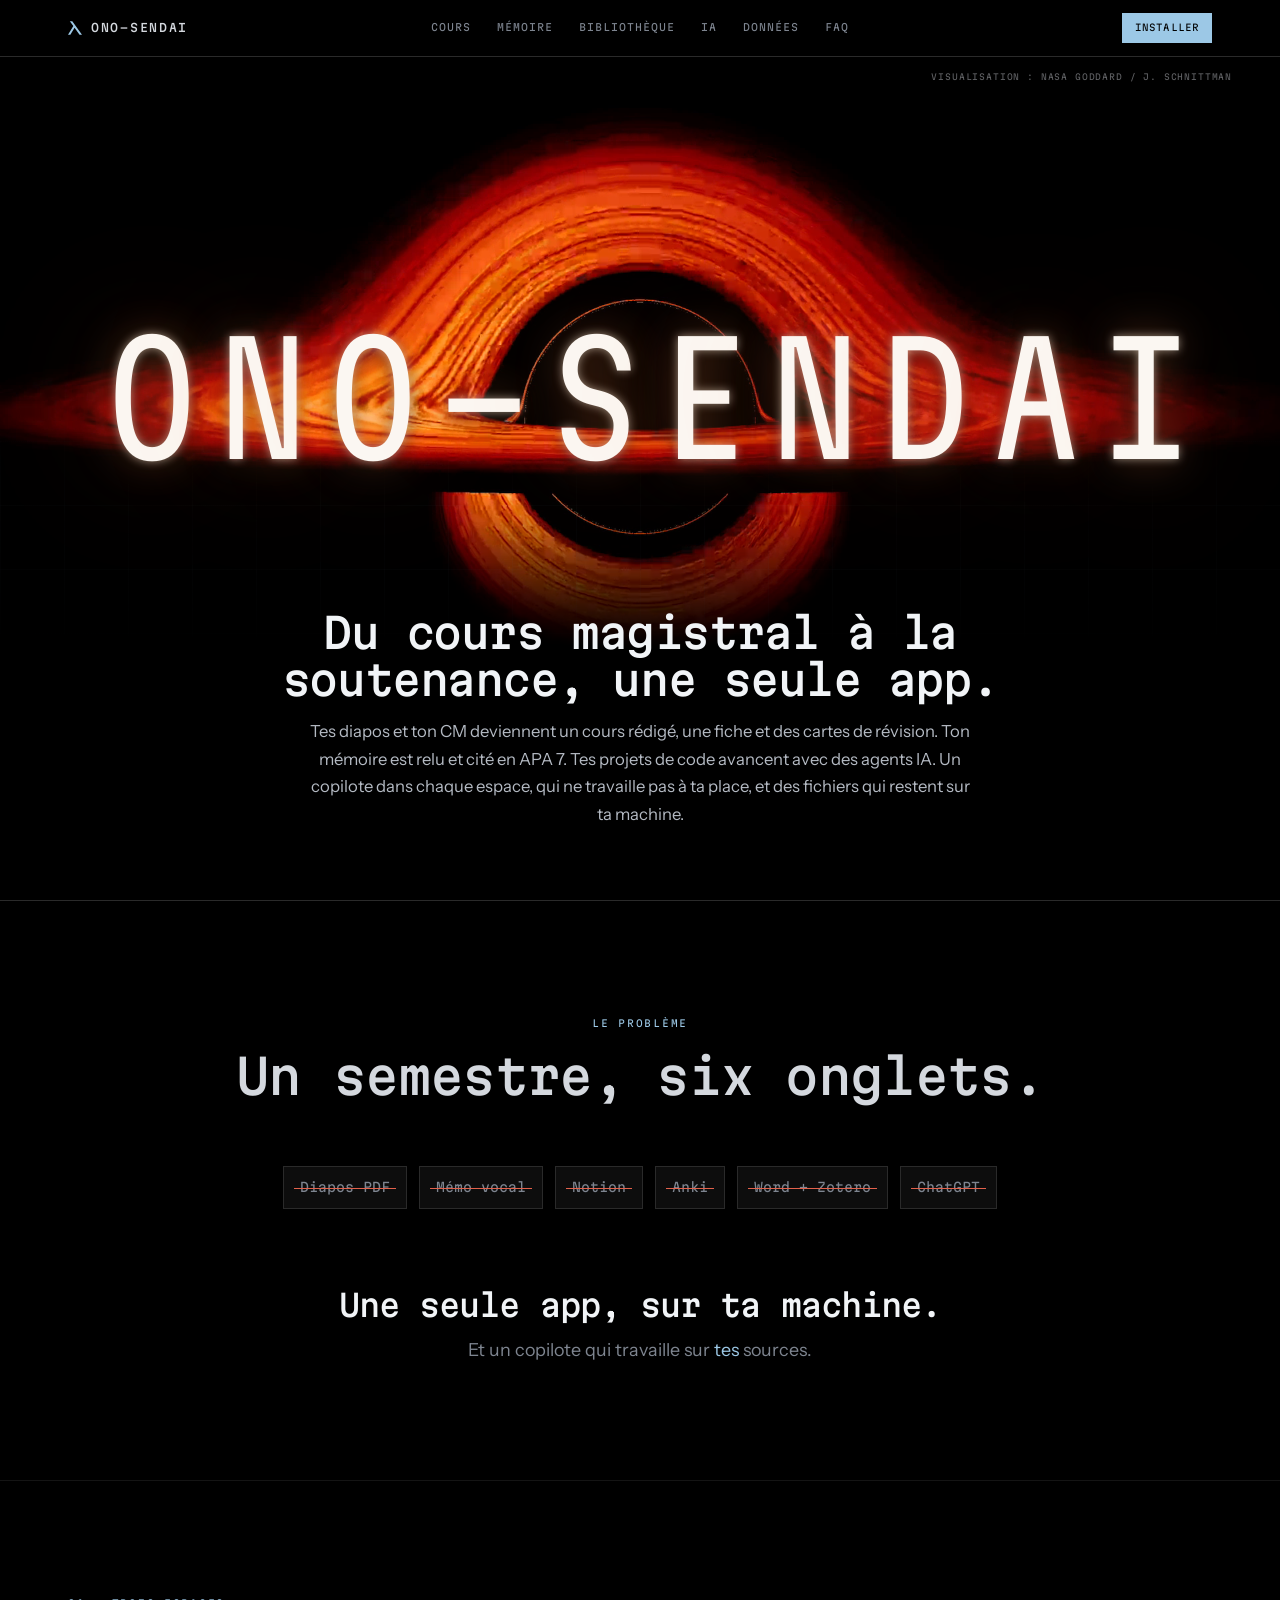
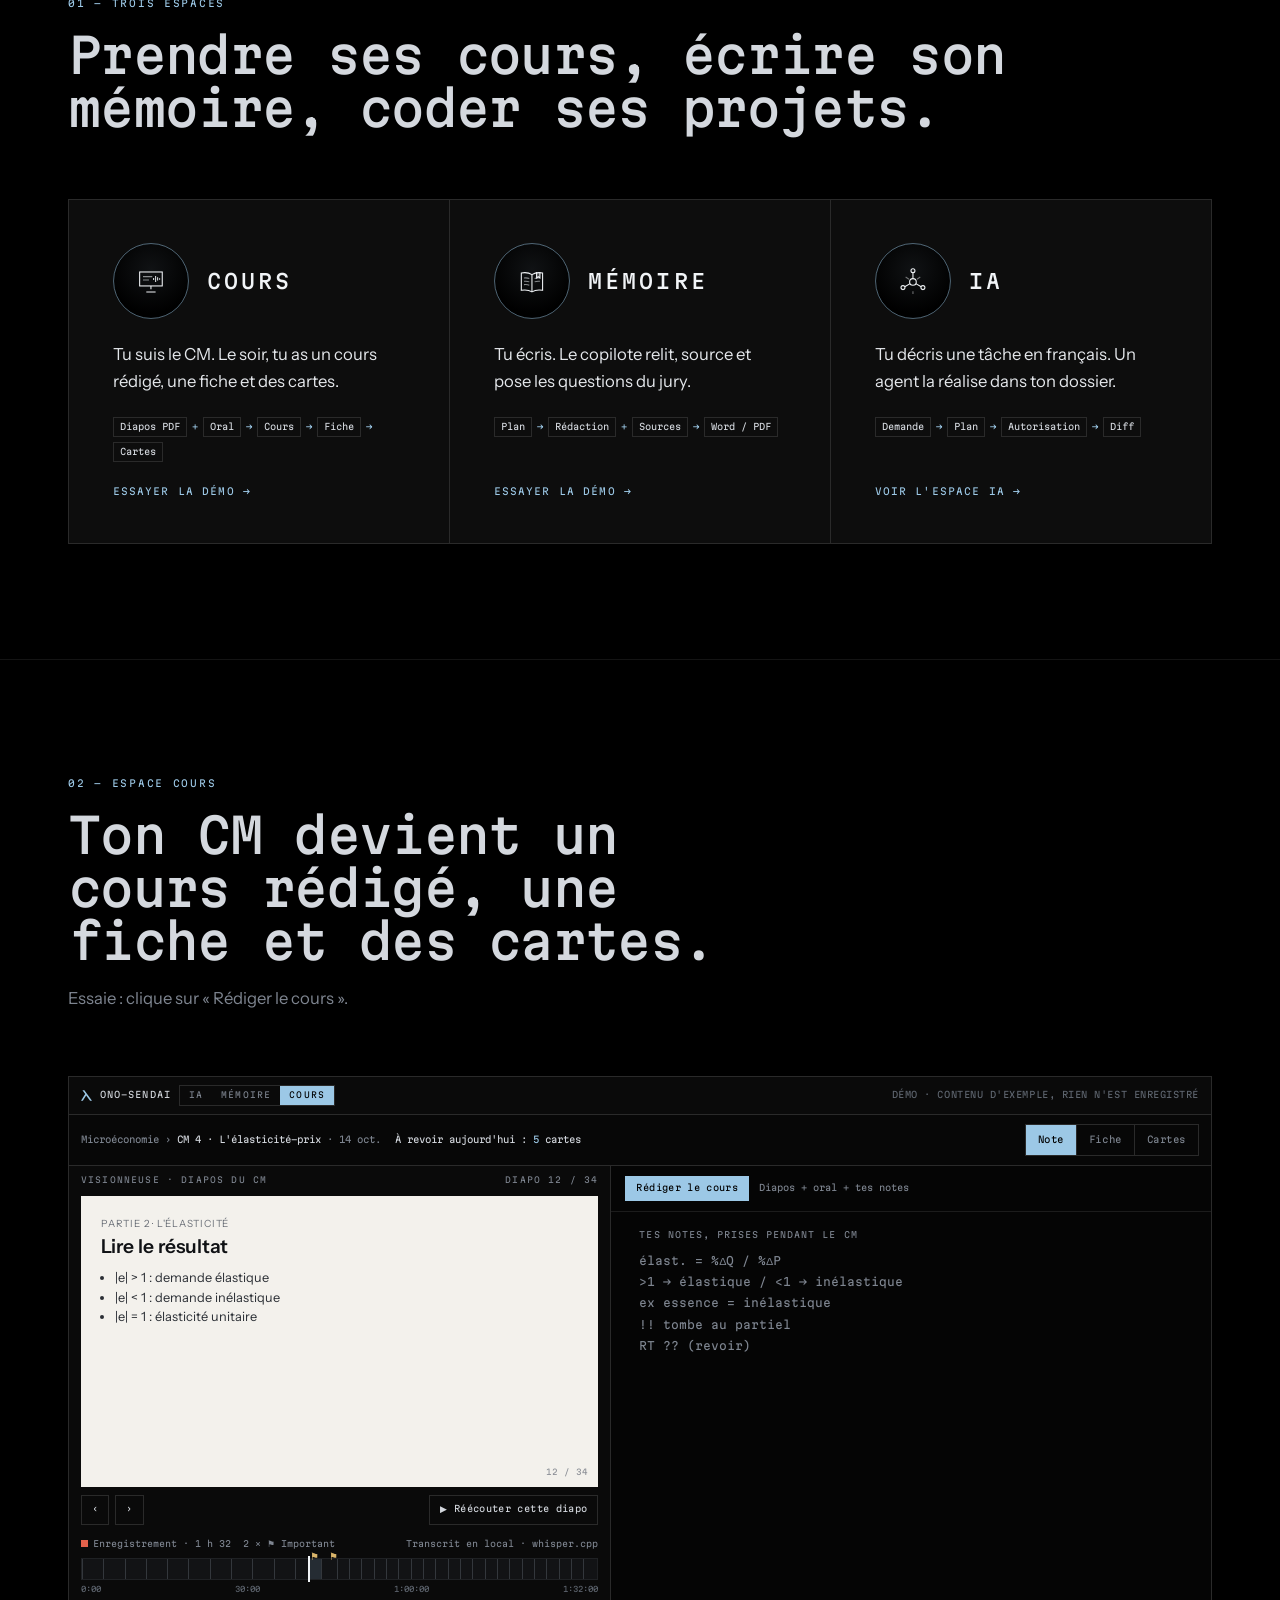
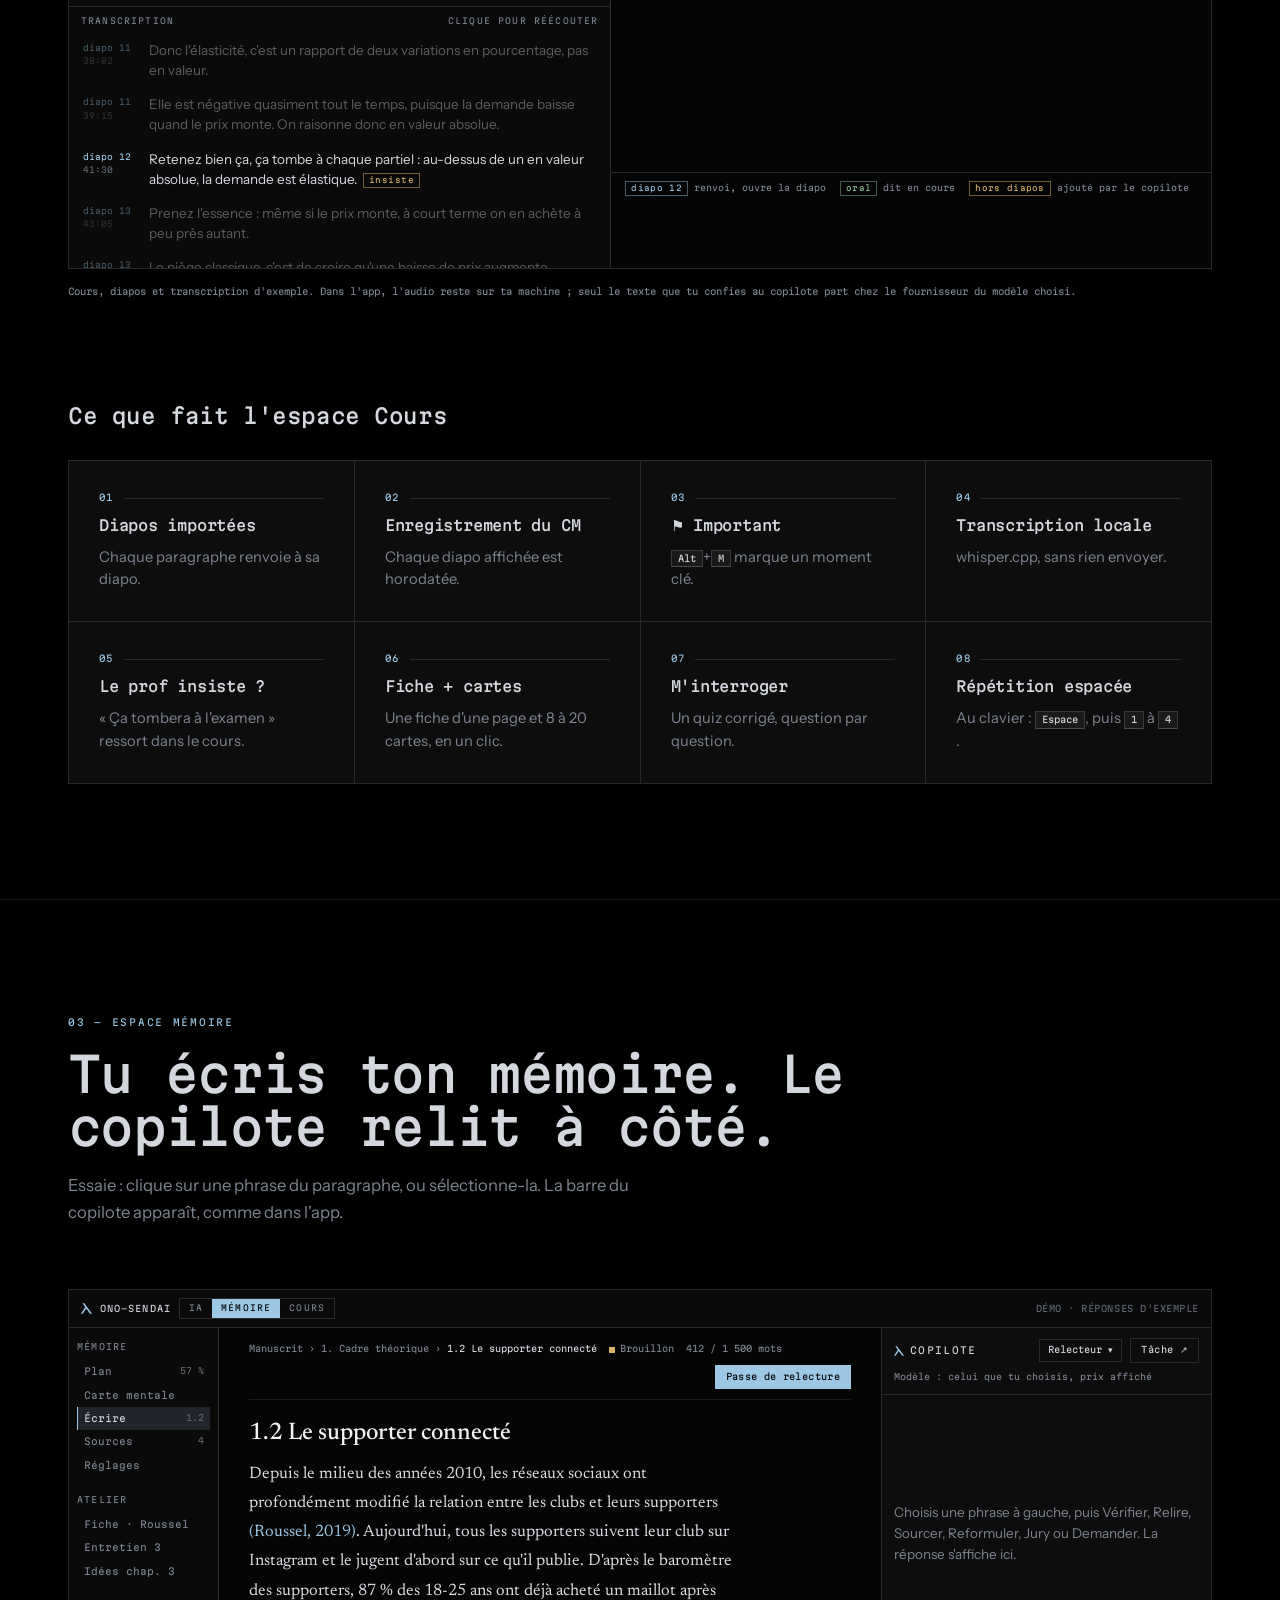
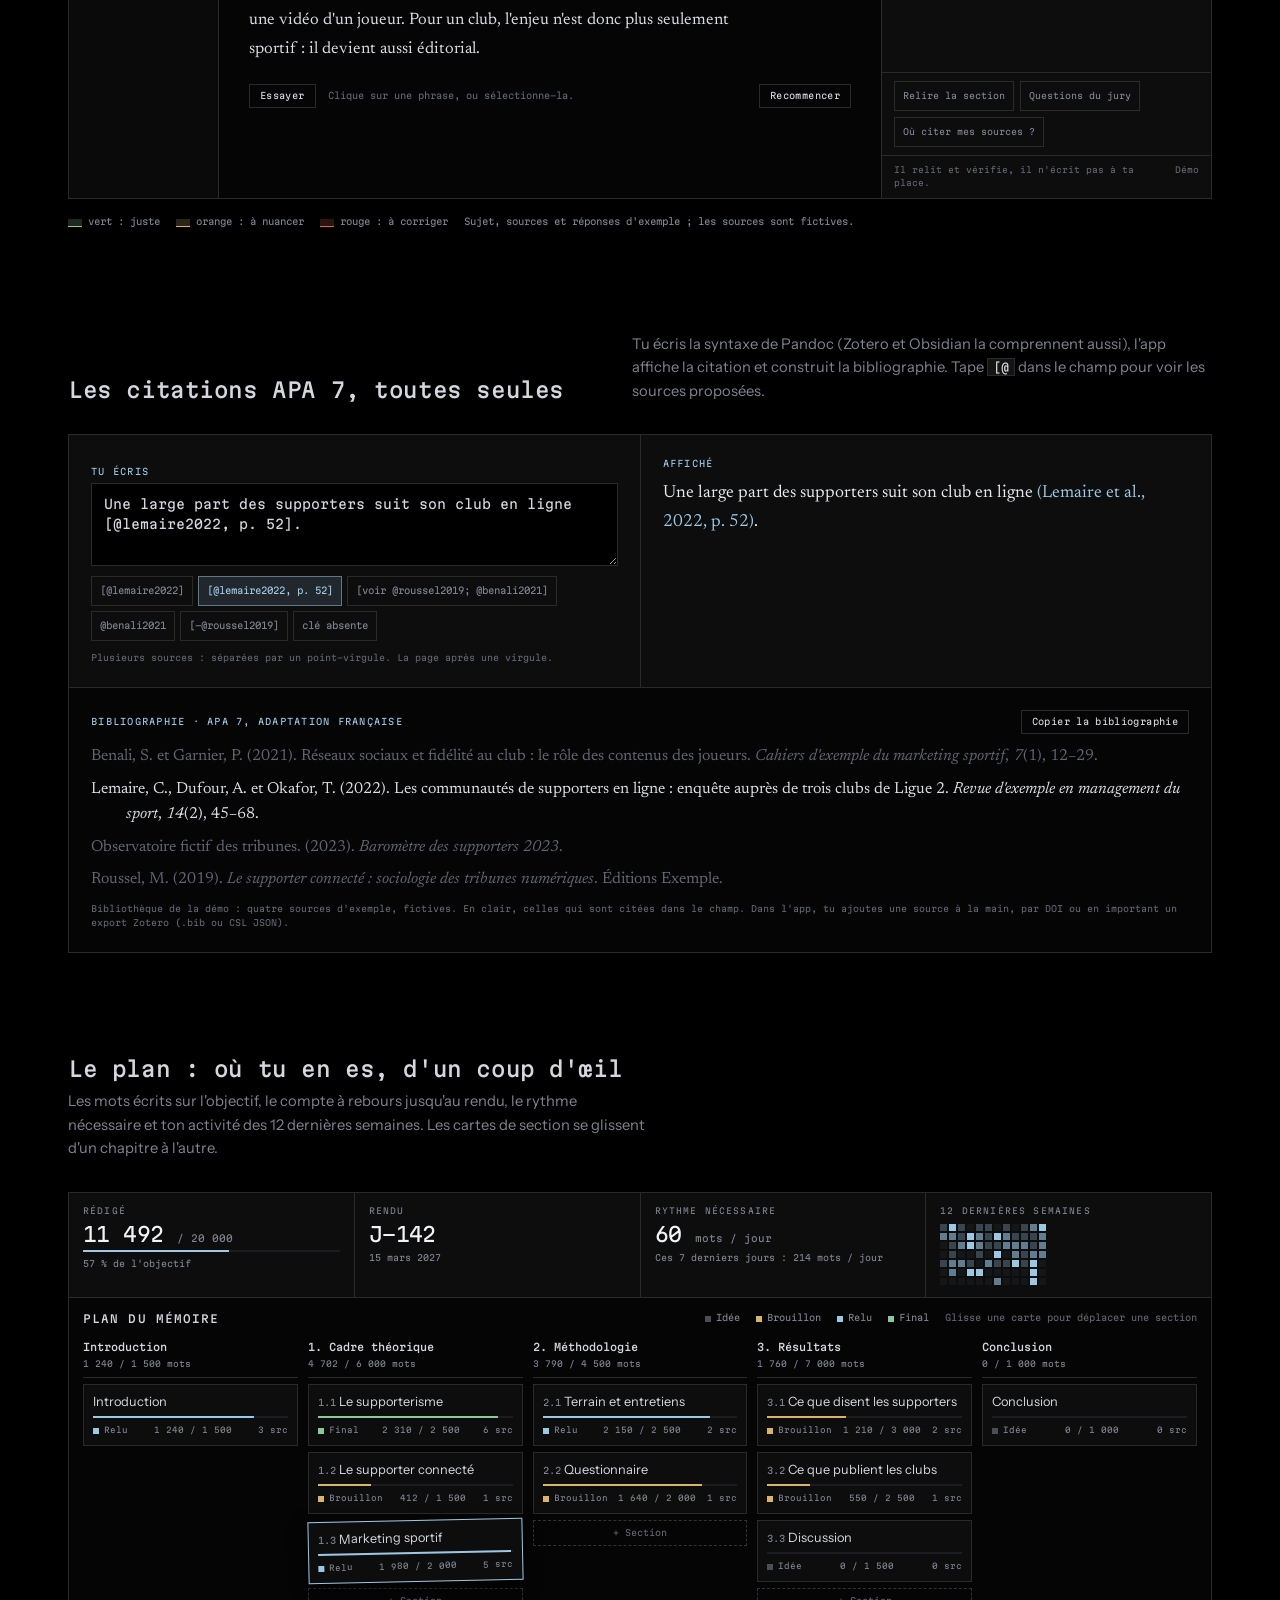
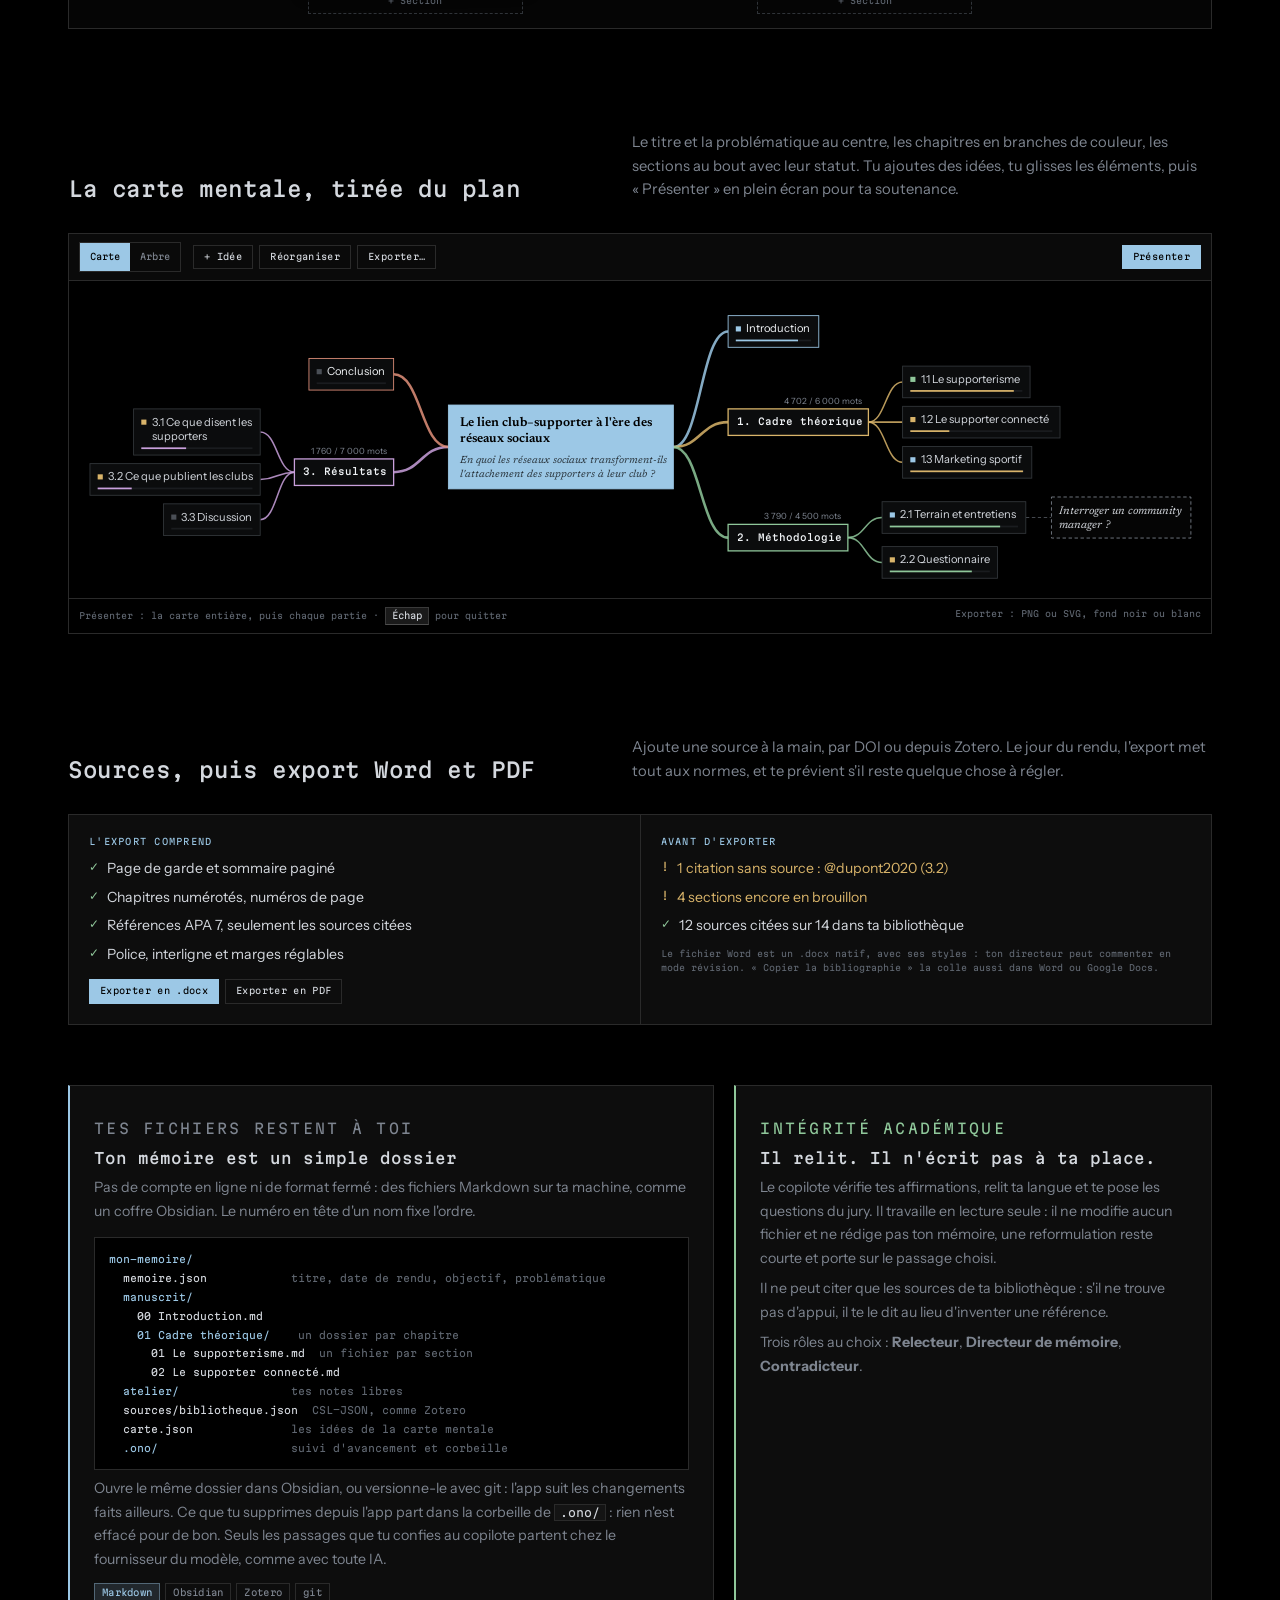
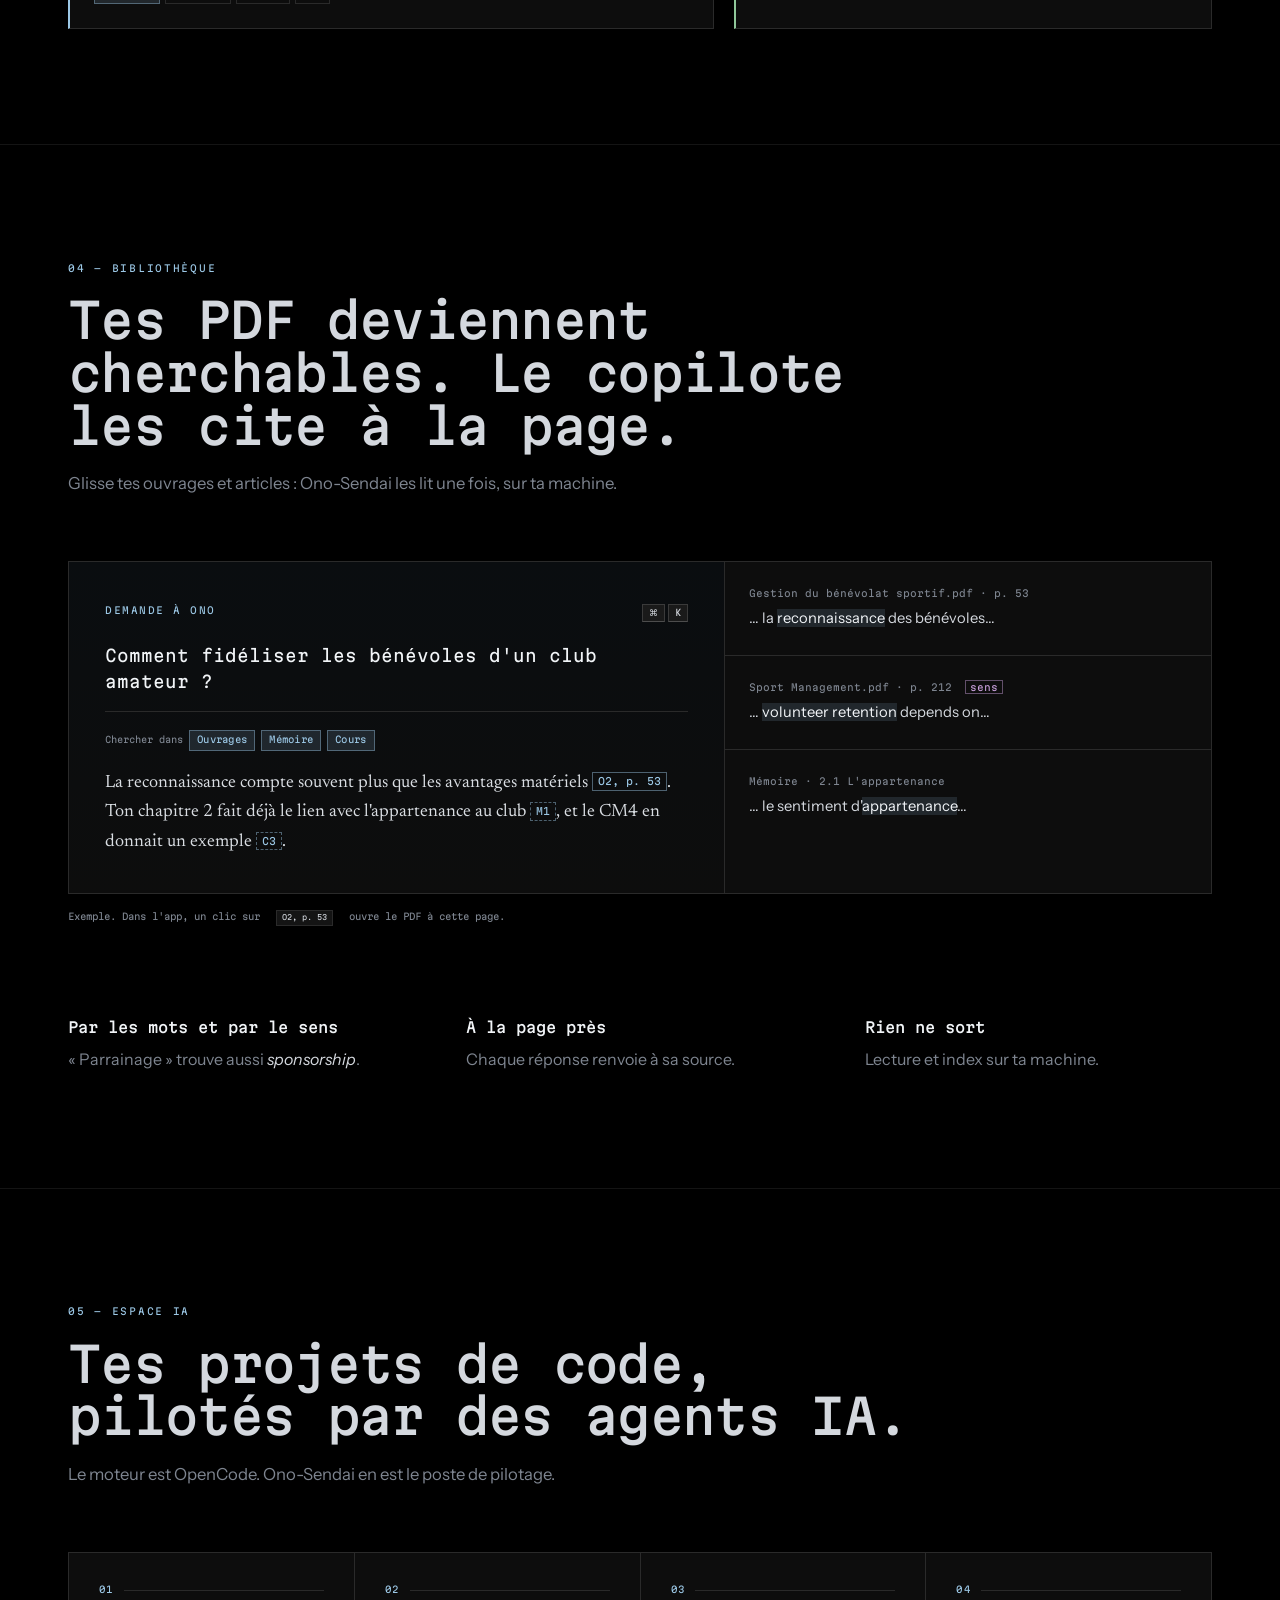
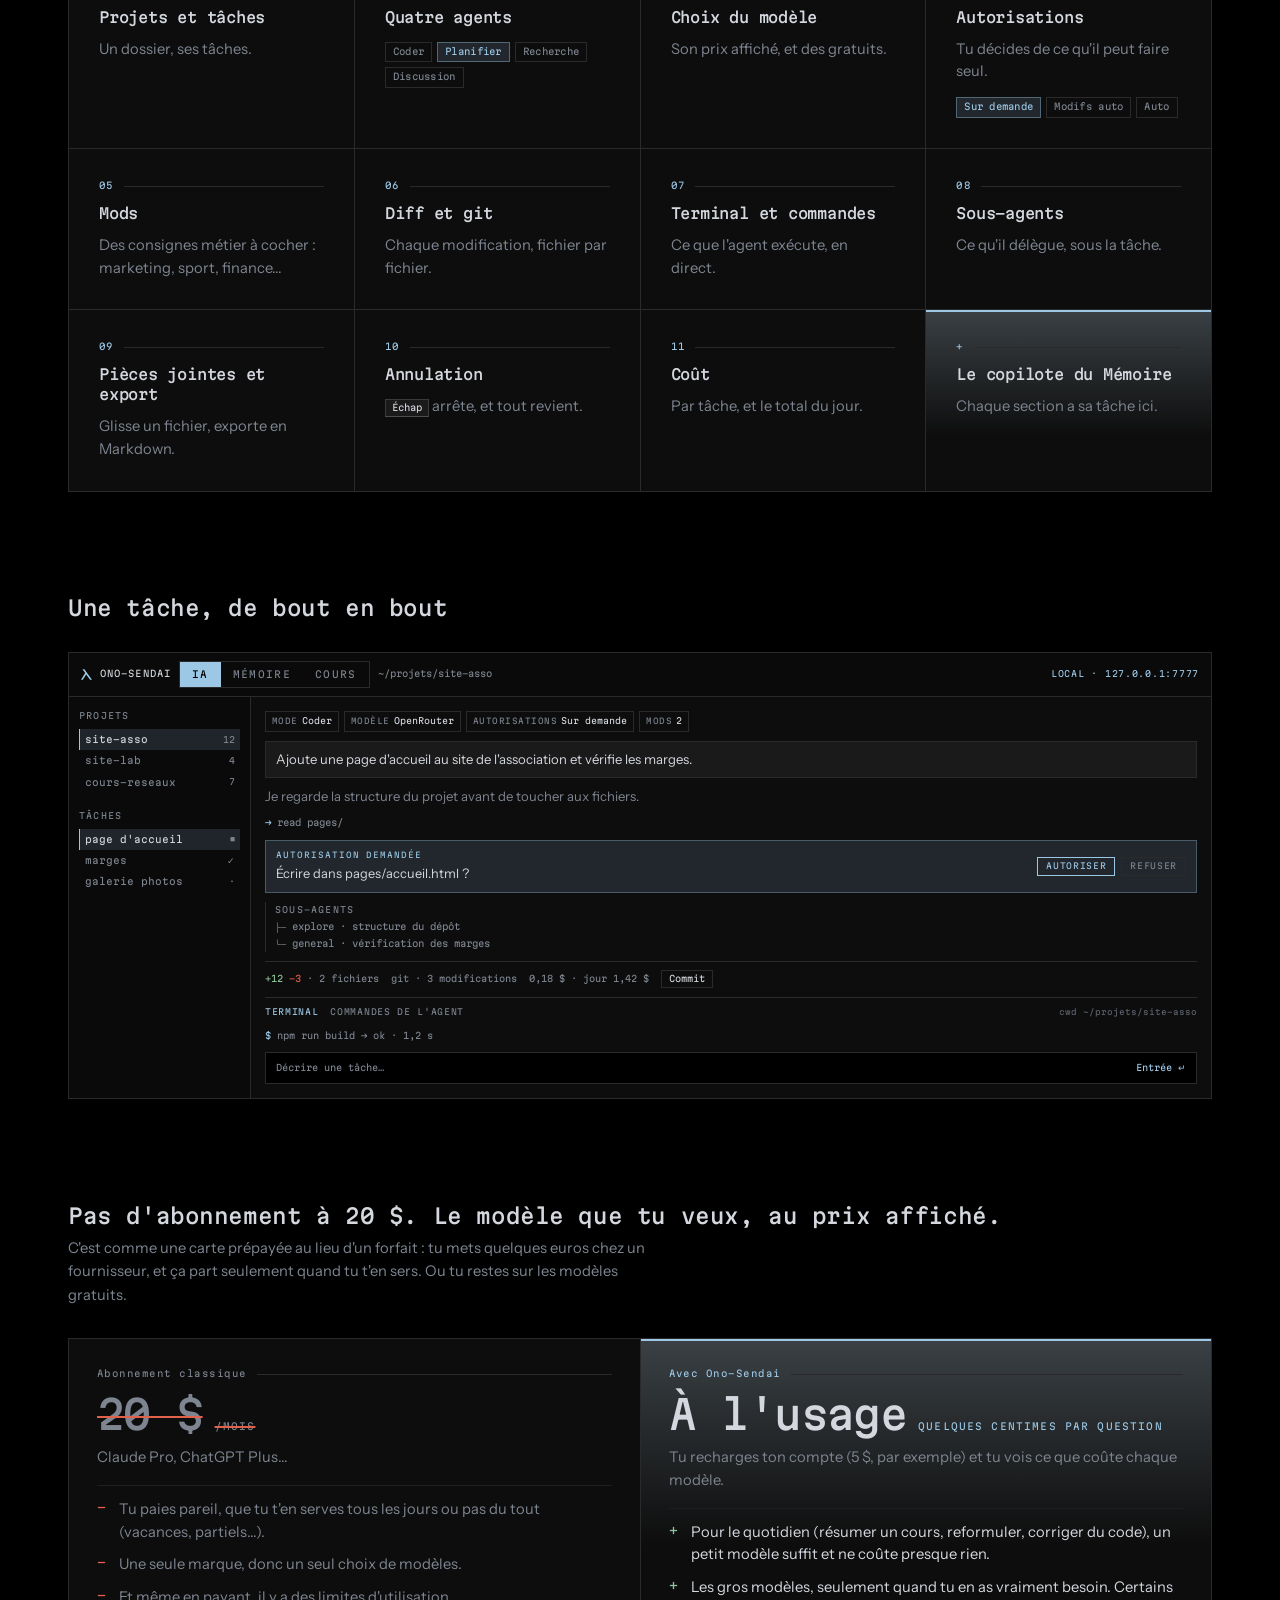
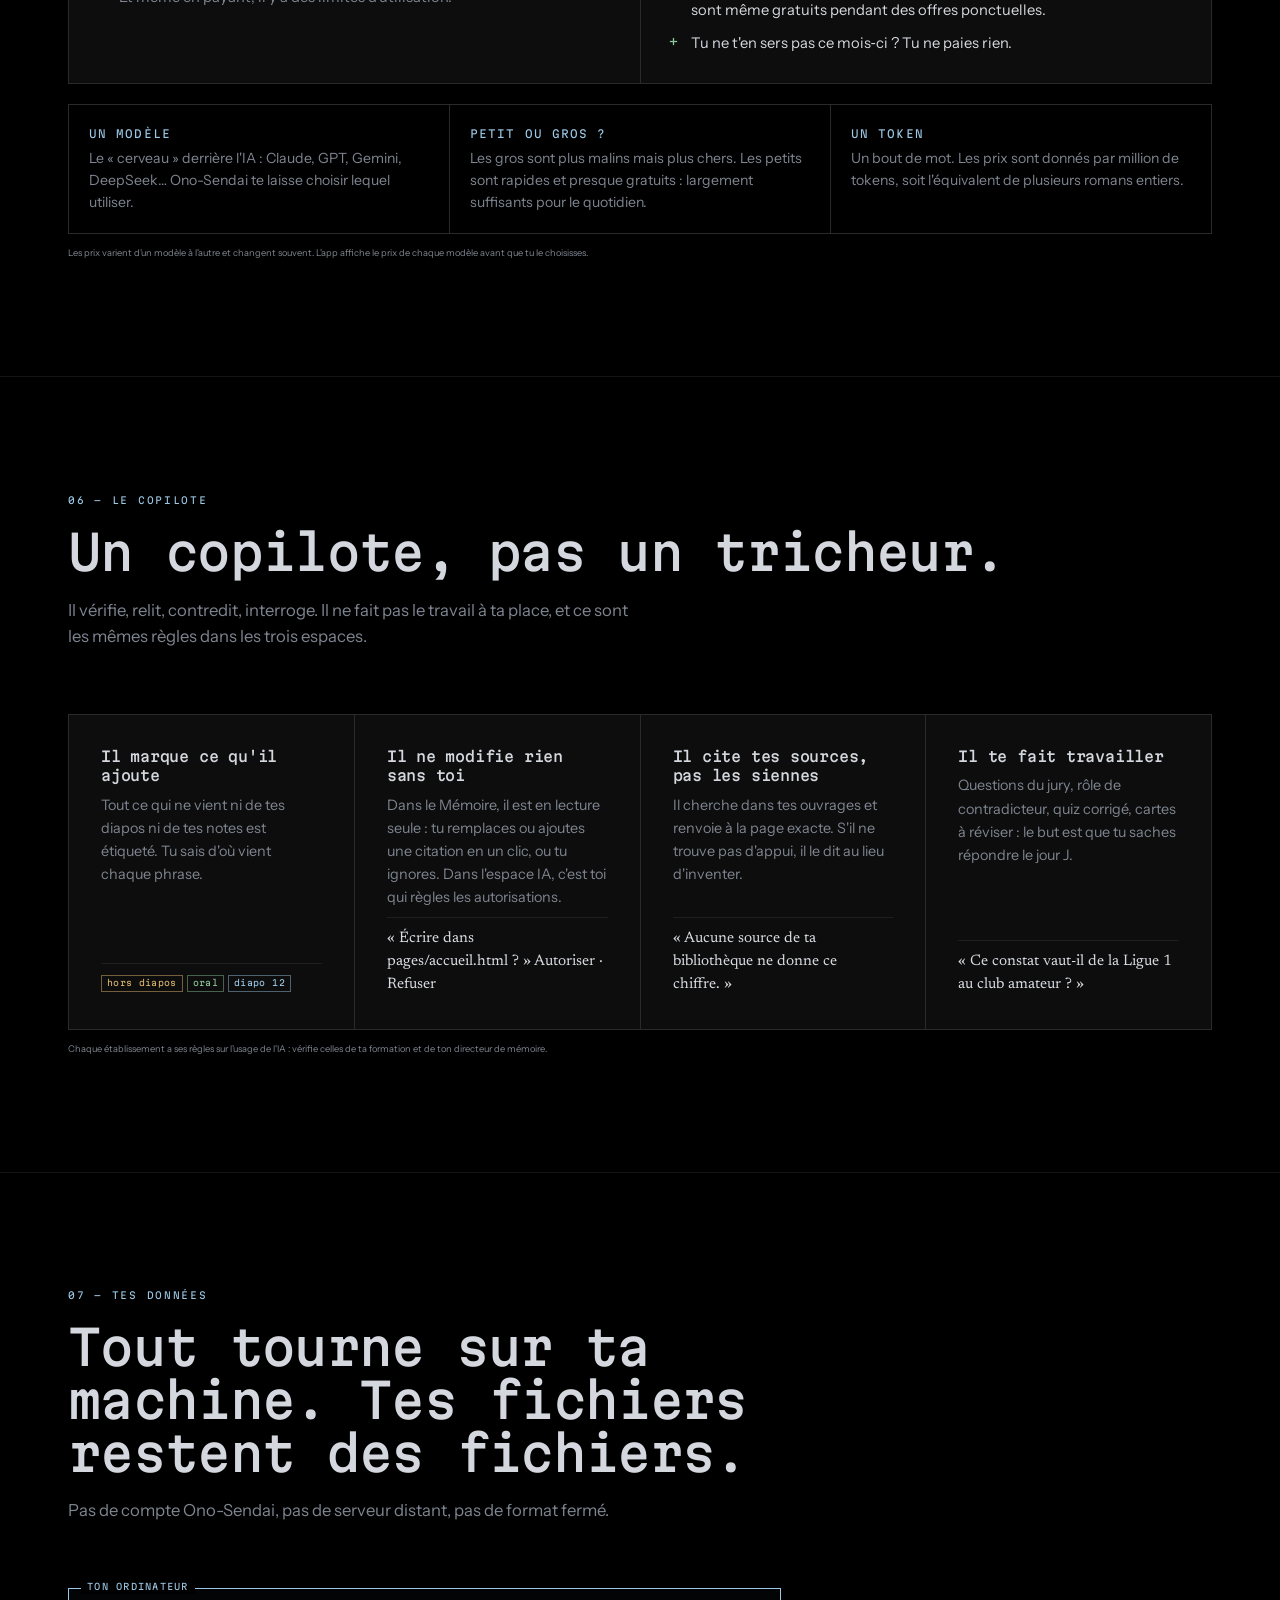
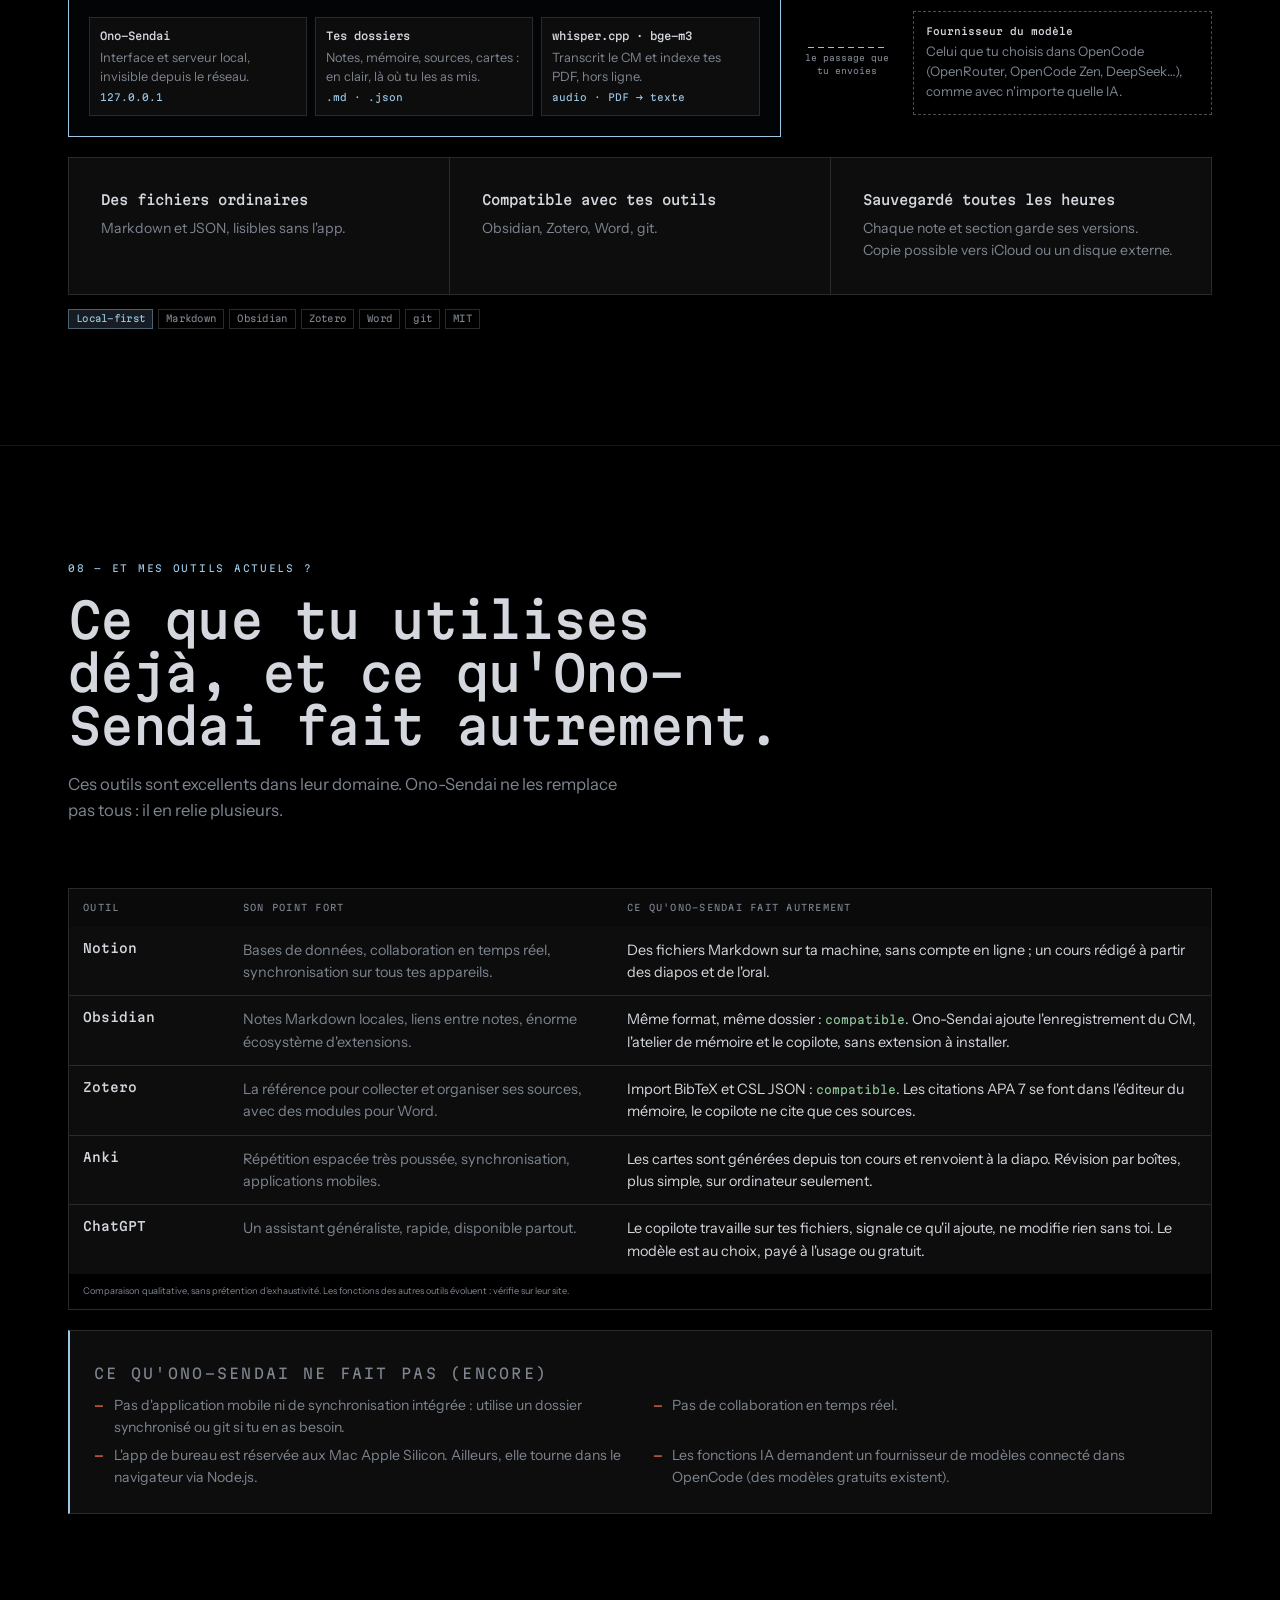
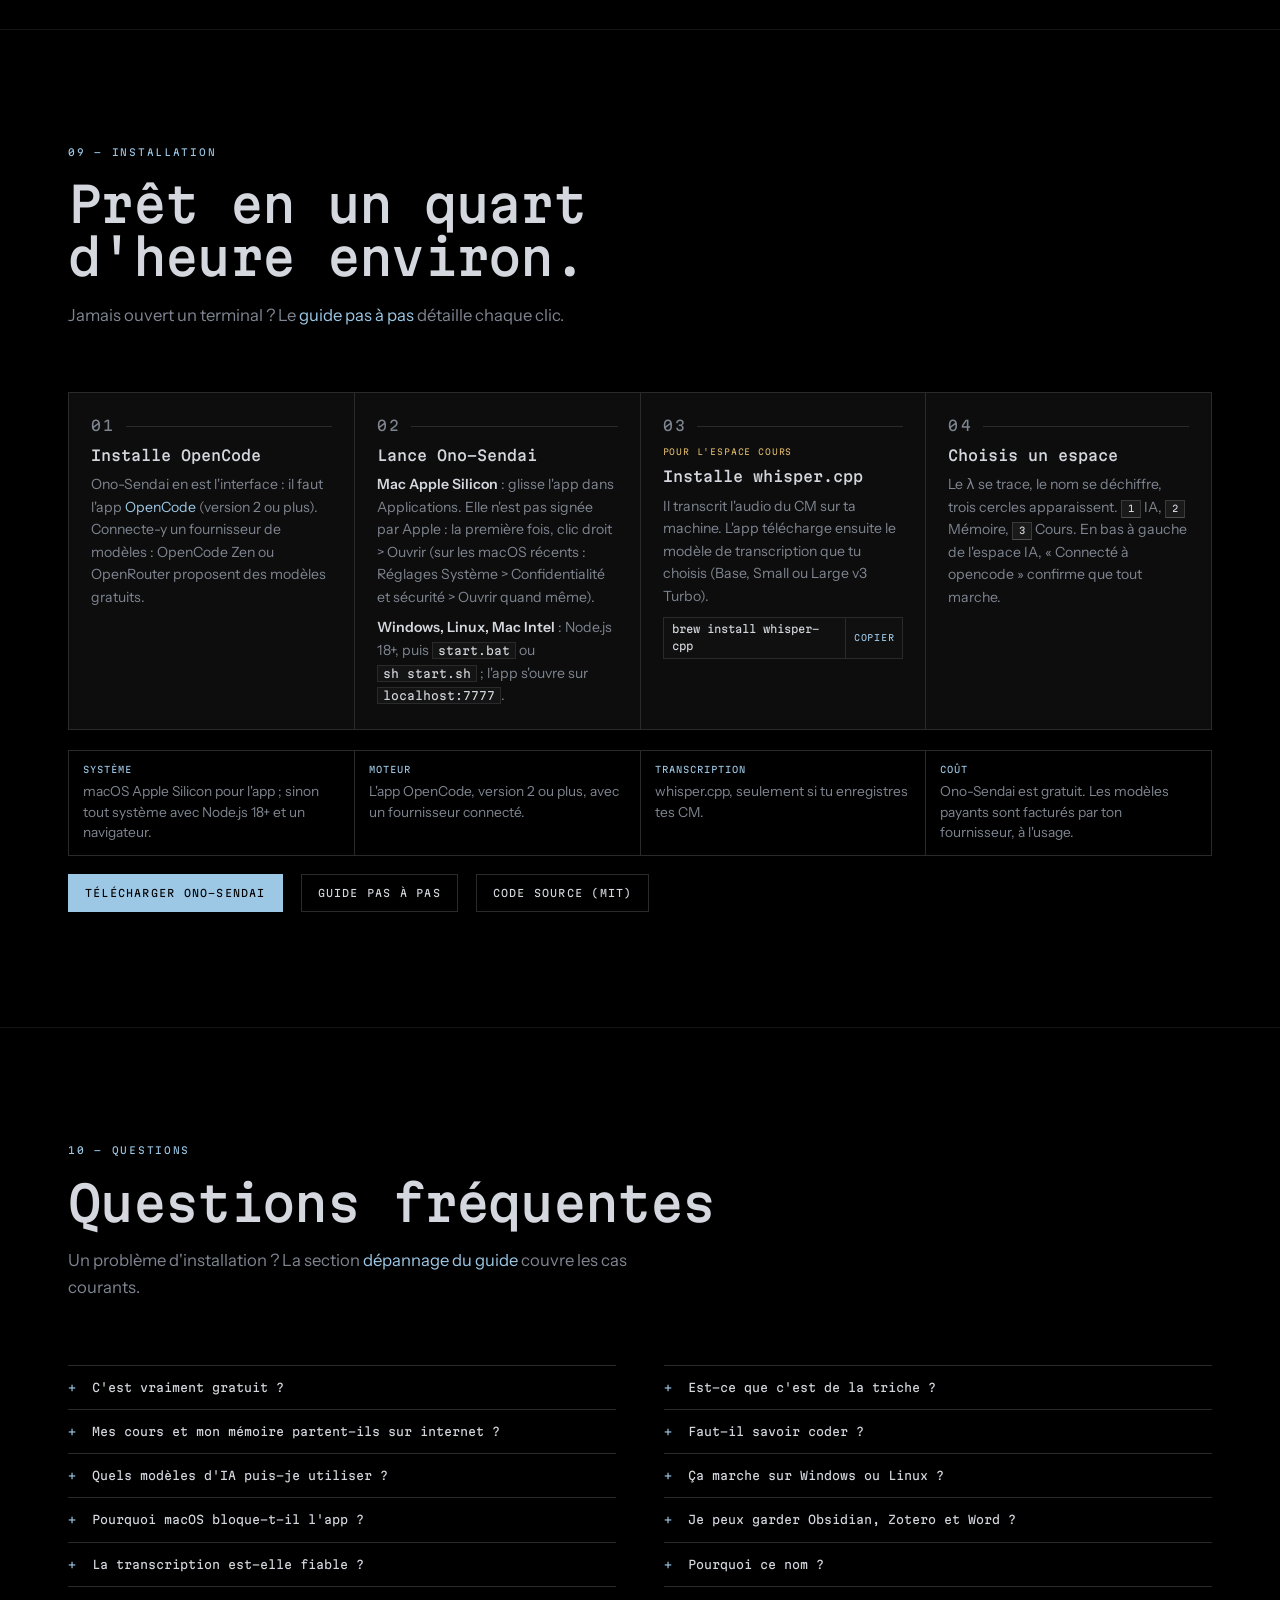
<file: index.html>
<!doctype html>
<html lang="fr">
<head>
<meta charset="utf-8">
<meta name="viewport" content="width=device-width, initial-scale=1">
<title>Ono-Sendai — cours, mémoire et agents IA dans une seule app, sur ta machine</title>
<meta name="description" content="App gratuite et open source pour étudiant·es : tes diapos et l'enregistrement du CM deviennent cours rédigé, fiche et cartes de révision ; ton mémoire est relu et cité en APA 7 ; tes PDF deviennent cherchables ; tes projets de code avancent avec des agents IA. Local-first, fichiers Markdown, transcription hors ligne.">
<meta name="color-scheme" content="dark">
<meta name="theme-color" content="#000000">
<link rel="icon" href="assets/favicon.svg" type="image/svg+xml">
<meta property="og:type" content="website">
<meta property="og:locale" content="fr_FR">
<meta property="og:site_name" content="Ono-Sendai">
<meta property="og:title" content="Ono-Sendai — du cours magistral à la soutenance, une seule app">
<meta property="og:description" content="Cours rédigé, fiches et cartes depuis tes diapos et ton CM. Un copilote qui relit ton mémoire sans l'écrire. Des agents IA pour tes projets. Gratuit, open source, tout reste sur ta machine.">
<meta property="og:image" content="assets/og.jpg">
<meta property="og:image:width" content="1200">
<meta property="og:image:height" content="630">
<meta property="og:image:alt" content="ONO-SENDAI en lettres claires sur fond noir, avec le symbole λ et la phrase « Du cours magistral à la soutenance, une seule app ».">
<meta name="twitter:card" content="summary_large_image">
<script>document.documentElement.classList.add('js')</script>
<script type="application/ld+json">
{
  "@context": "https://schema.org",
  "@type": "SoftwareApplication",
  "name": "Ono-Sendai",
  "applicationCategory": "EducationalApplication",
  "operatingSystem": "macOS (Apple Silicon) ; Windows, Linux et Mac Intel via navigateur et Node.js 18+",
  "description": "Poste de pilotage pour agents IA de code, atelier d'écriture de mémoire et espace de prise de notes et de révision, avec un copilote IA dans chaque espace. Local-first.",
  "license": "https://opensource.org/licenses/MIT",
  "isAccessibleForFree": true,
  "inLanguage": "fr",
  "offers": { "@type": "Offer", "price": "0", "priceCurrency": "EUR" }
}
</script>
<link rel="preconnect" href="https://fonts.googleapis.com">
<link rel="preconnect" href="https://fonts.gstatic.com" crossorigin>
<link href="https://fonts.googleapis.com/css2?family=Instrument+Sans:ital,wght@0,400..700;1,400..600&family=Martian+Mono:wdth,wght@75..112.5,100..800&family=Newsreader:ital,opsz,wght@0,6..72,400..600;1,6..72,400&display=swap" rel="stylesheet">
<link rel="stylesheet" href="assets/site.css">
<script src="assets/site.js" defer></script>
<script src="assets/apa.js" defer></script>
<script src="assets/demos.js" defer></script>
<script src="assets/cours.js" defer></script>
</head>
<body>
<a class="skip" href="#contenu">Aller au contenu</a>

<header class="site-header">
  <div class="wrap header-inner">
    <a class="brand" href="#top" aria-label="Ono-Sendai, retour en haut">
      <svg class="brand-mark" viewBox="0 0 1027 1000" aria-hidden="true" focusable="false"><path fill="currentColor" pathLength="1" d="M135 0 L315 0 L1027 1000 L847 1000 L483 489 L171 1000 L0 1000 L391 360 Z"/></svg>
      <span>Ono-Sendai</span>
    </a>
    <nav class="nav" aria-label="Navigation principale">
      <a href="#cours">Cours</a>
      <a href="#memoire">Mémoire</a>
      <a href="#bibliotheque">Bibliothèque</a>
      <a href="#ia">IA</a>
      <a href="#local">Données</a>
      <a href="#faq">FAQ</a>
    </nav>
    <a class="btn primary sm header-cta" href="#installer">Installer</a>
  </div>
</header>

<main id="contenu">
  <section class="hero" id="top" aria-labelledby="hero-title">
    <div class="hero-stage">
      <video class="hero-video" autoplay muted loop playsinline preload="metadata" aria-hidden="true" tabindex="-1">
        <source src="assets/blackhole.webm" type="video/webm">
        <source src="assets/blackhole.mp4" type="video/mp4">
      </video>
      <canvas class="hero-bh" aria-hidden="true"></canvas>
      <p class="hero-credit">Visualisation&nbsp;: <a href="https://svs.gsfc.nasa.gov/13326" target="_blank" rel="noopener">NASA Goddard / J.&nbsp;Schnittman</a></p>
      <h1 class="hero-title" id="hero-title" aria-label="Ono-Sendai">
        <span class="title-line" aria-hidden="true"><span class="l">O</span><span class="l">N</span><span class="l">O</span><span class="l">-</span><span class="l">S</span><span class="l">E</span><span class="l">N</span><span class="l">D</span><span class="l">A</span><span class="l">I</span></span>
      </h1>
    </div>

    <div class="wrap hero-copy">
      <p class="hero-tagline" style="--d:1">Du cours magistral à la soutenance, une seule app.</p>
      <p class="hero-lede" style="--d:2">Tes diapos et ton CM deviennent un cours rédigé, une fiche et des cartes de révision. Ton mémoire est relu et cité en APA&nbsp;7. Tes projets de code avancent avec des agents IA. Un copilote dans chaque espace, qui ne travaille pas à ta place, et des fichiers qui restent sur ta machine.</p>
    </div>
  </section>

  <section class="section section-problem" id="probleme" aria-labelledby="probleme-title">
    <div class="wrap">
      <p class="eyebrow">Le problème</p>
      <h2 id="probleme-title">Un semestre, six onglets.</h2>

      <ul class="strip reveal" aria-label="Le parcours habituel d'un semestre">
        <li>Diapos PDF</li>
        <li>Mémo vocal</li>
        <li>Notion</li>
        <li>Anki</li>
        <li>Word + Zotero</li>
        <li>ChatGPT</li>
      </ul>

      <p class="big-answer reveal">Une seule app, sur ta machine.<br><span>Et un copilote qui travaille sur <em>tes</em> sources.</span></p>
    </div>
  </section>

  <section class="section" id="espaces" aria-labelledby="espaces-title">
    <div class="wrap">
      <div class="section-head">
        <div>
          <p class="eyebrow">01 — Trois espaces</p>
          <h2 id="espaces-title">Prendre ses cours, écrire son mémoire, coder ses projets.</h2>
        </div>
      </div>

      <div class="duo trio reveal">
        <article class="space" aria-labelledby="space-cours">
          <div class="space-head">
            <span class="orb-ring orb-static" aria-hidden="true">
              <svg class="orb-line" viewBox="0 0 100 100" focusable="false"><circle cx="50" cy="50" r="49.3"/></svg>
              <svg class="orb-logo" viewBox="0 0 48 48" fill="none" stroke="currentColor" stroke-width="1.6" focusable="false"><rect x="7" y="9" width="34" height="21"/><path d="M24 30v5M17 39h14"/><path d="M12 16h14M12 21h9" stroke-opacity=".55"/><path d="M31 15v9M34 17v5M37 18.5v2M28 18v3" stroke-opacity=".9"/></svg>
            </span>
            <div>
              <h3 class="space-name" id="space-cours">Cours</h3>
            </div>
          </div>
          <p class="space-lede">Tu suis le CM. Le soir, tu as un cours rédigé, une fiche et des cartes.</p>
          <p class="flow" aria-label="Diapos et oral, puis cours rédigé, fiche et cartes"><b>Diapos PDF</b><i>+</i><b>Oral</b><i>→</i><b>Cours</b><i>→</i><b>Fiche</b><i>→</i><b>Cartes</b></p>
          <a class="space-link" href="#cours">Essayer la démo →</a>
        </article>

        <article class="space" aria-labelledby="space-mem">
          <div class="space-head">
            <span class="orb-ring orb-static" aria-hidden="true">
              <svg class="orb-line" viewBox="0 0 100 100" focusable="false"><circle cx="50" cy="50" r="49.3"/></svg>
              <svg class="orb-logo" viewBox="0 0 48 48" fill="none" stroke="currentColor" stroke-width="1.6" focusable="false"><path d="M24 13c-4.5-3-10.5-3.5-16-2.5v26c5.5-1 11.5-.5 16 2.5 4.5-3 10.5-3.5 16-2.5v-26c-5.5-1-11.5-.5-16 2.5z"/><path d="M24 13v26"/><path d="M12 18c3-.4 6 0 8 .9M12 23c3-.4 6 0 8 .9M12 28c3-.4 6 0 8 .9M28 18.9c2-.9 5-1.3 8-.9M28 23.9c2-.9 5-1.3 8-.9" stroke-opacity=".55"/><path d="M31 9v9l2.5-1.8L36 18V9" fill="currentColor"/></svg>
            </span>
            <div>
              <h3 class="space-name" id="space-mem">Mémoire</h3>
            </div>
          </div>
          <p class="space-lede">Tu écris. Le copilote relit, source et pose les questions du jury.</p>
          <p class="flow" aria-label="Plan, rédaction, sources, puis export Word ou PDF"><b>Plan</b><i>→</i><b>Rédaction</b><i>+</i><b>Sources</b><i>→</i><b>Word / PDF</b></p>
          <a class="space-link" href="#memoire">Essayer la démo →</a>
        </article>

        <article class="space" aria-labelledby="space-ia">
          <div class="space-head">
            <span class="orb-ring orb-static" aria-hidden="true">
              <svg class="orb-line" viewBox="0 0 100 100" focusable="false"><circle cx="50" cy="50" r="49.3"/></svg>
              <svg class="orb-logo" viewBox="0 0 48 48" fill="none" stroke="currentColor" stroke-width="1.6" focusable="false"><circle cx="24" cy="24" r="5"/><circle cx="24" cy="7" r="3"/><circle cx="39" cy="32.5" r="3"/><circle cx="9" cy="32.5" r="3"/><path d="M24 19v-9M28.3 26.5l8.1 4.6M19.7 26.5l-8.1 4.6"/><path d="M13 16.5 18 20M35 16.5 30 20M24 38v4" stroke-opacity=".45"/></svg>
            </span>
            <div>
              <h3 class="space-name" id="space-ia">IA</h3>
            </div>
          </div>
          <p class="space-lede">Tu décris une tâche en français. Un agent la réalise dans ton dossier.</p>
          <p class="flow" aria-label="Demande, puis plan, autorisation et diff"><b>Demande</b><i>→</i><b>Plan</b><i>→</i><b>Autorisation</b><i>→</i><b>Diff</b></p>
          <a class="space-link" href="#ia">Voir l'espace IA →</a>
        </article>
      </div>
    </div>
  </section>

  <section class="section" id="cours" aria-labelledby="cours-title">
    <div class="wrap">
      <div class="section-head">
        <div>
          <p class="eyebrow">02 — Espace Cours</p>
          <h2 id="cours-title">Ton CM devient un cours rédigé, une fiche et des cartes.</h2>
        </div>
        <p class="section-note">Essaie&nbsp;: clique sur «&nbsp;Rédiger le cours&nbsp;».</p>
      </div>

      <div class="demo cours-demo reveal" id="cours-demo" role="group" aria-label="Démo de l'espace Cours">
        <div class="demo-bar">
          <div class="app-id">
            <svg viewBox="0 0 1027 1000" aria-hidden="true" focusable="false"><path fill="currentColor" d="M135 0 L315 0 L1027 1000 L847 1000 L483 489 L171 1000 L0 1000 L391 360 Z"/></svg>
            <span class="app-name">Ono-Sendai</span>
            <span class="switch-mock" aria-hidden="true"><span>IA</span><span>Mémoire</span><span class="on">Cours</span></span>
          </div>
          <span class="demo-tag">Démo · contenu d'exemple, rien n'est enregistré</span>
        </div>

        <div class="c-head">
          <span class="c-crumb">Microéconomie › <b>CM 4 · L'élasticité-prix</b> · 14 oct.</span>
          <span class="c-due">À revoir aujourd'hui&nbsp;: <b id="c-due-n">5</b> cartes</span>
          <div class="c-tabs" role="tablist" aria-label="Vues de la note">
            <button type="button" role="tab" id="c-t-note" data-tab="note" aria-selected="true" aria-controls="c-p-note">Note</button>
            <button type="button" role="tab" id="c-t-fiche" data-tab="fiche" aria-selected="false" aria-controls="c-p-fiche" tabindex="-1">Fiche</button>
            <button type="button" role="tab" id="c-t-cartes" data-tab="cartes" aria-selected="false" aria-controls="c-p-cartes" tabindex="-1">Cartes</button>
          </div>
        </div>

        <div class="c-grid">
          <div class="c-src">
            <p class="c-label"><span>Visionneuse · diapos du CM</span><span id="c-slide-n">Diapo 12 / 34</span></p>
            <div class="slide-wrap"><div class="slide" id="c-slide" role="img"></div></div>
            <div class="slide-ctl">
              <button type="button" class="m-btn" id="c-prev" aria-label="Diapo précédente">‹</button>
              <button type="button" class="m-btn" id="c-next" aria-label="Diapo suivante">›</button>
              <span class="grow"></span>
              <button type="button" class="m-btn" id="c-play">▶ Réécouter cette diapo</button>
            </div>
            <div class="rec">
              <p class="rec-top"><span><i class="rec-dot" aria-hidden="true"></i>Enregistrement · 1&nbsp;h&nbsp;32</span><span>2 × ⚑ Important</span><span class="r">Transcrit en local · whisper.cpp</span></p>
              <div class="tl" id="c-tl" role="presentation" title="Frise du CM : un trait par changement de diapo"></div>
              <p class="tl-scale" aria-hidden="true"><span>0:00</span><span>30:00</span><span>1:00:00</span><span>1:32:00</span></p>
            </div>
            <p class="c-label"><span>Transcription</span><span>clique pour réécouter</span></p>
            <ol class="trans" id="c-trans" aria-label="Transcription du CM, phrase par phrase"></ol>
          </div>

          <div class="c-out">
            <div class="c-panel" id="c-p-note" role="tabpanel" aria-labelledby="c-t-note">
              <div class="c-tools">
                <button type="button" class="m-btn pri" id="c-write">Rédiger le cours</button>
                <span>Diapos + oral + tes notes</span>
                <button type="button" class="m-btn r" id="c-reset" hidden>Recommencer</button>
              </div>
              <div class="c-doc" id="c-doc" aria-live="polite"></div>
              <div class="c-legend" aria-label="Ce que marquent les étiquettes">
                <span><span class="tag ref" aria-hidden="true">diapo 12</span>renvoi, ouvre la diapo</span>
                <span><span class="tag oral">oral</span>dit en cours</span>
                <span><span class="tag extra">hors diapos</span>ajouté par le copilote</span>
              </div>
            </div>

            <div class="c-panel" id="c-p-fiche" role="tabpanel" aria-labelledby="c-t-fiche" hidden>
              <div class="c-tools">
                <span class="m-btn pri" aria-hidden="true">Fiche + cartes</span>
                <span class="m-btn" aria-hidden="true">M'interroger</span>
                <span class="m-btn" aria-hidden="true">Expliquer simplement</span>
                <span class="r">1 page · générée depuis la note</span>
              </div>
              <div class="c-doc">
                <div class="fiche">
                  <div class="full">
                    <h5>L'essentiel</h5>
                    <p>L'élasticité-prix mesure de combien la quantité demandée réagit, en pourcentage, quand le prix varie. Elle dit aussi si baisser le prix fait monter ou baisser la recette.</p>
                  </div>
                  <div>
                    <h5>Notions clés</h5>
                    <ul>
                      <li>e = %ΔQ / %ΔP, lue en valeur absolue</li>
                      <li>|e| &gt; 1&nbsp;: élastique</li>
                      <li>|e| &lt; 1&nbsp;: inélastique</li>
                      <li>RT = P × Q</li>
                    </ul>
                  </div>
                  <div>
                    <h5 class="warn">Pièges</h5>
                    <ul>
                      <li>Oublier que e est négative.</li>
                      <li>Croire qu'une baisse de prix augmente toujours la recette.</li>
                      <li>Calculer avec des variations en valeur au lieu de pourcentages.</li>
                    </ul>
                  </div>
                  <div class="full">
                    <h5>Questions d'examen</h5>
                    <ul>
                      <li>Le prix passe de 10&nbsp;€ à 11&nbsp;€, la quantité de 200 à 180. Calculez l'élasticité et interprétez-la.</li>
                      <li>Pourquoi la demande d'essence est-elle peu élastique à court terme&nbsp;?</li>
                    </ul>
                  </div>
                  <div class="full vague">
                    <h5 class="warn">Flou dans tes notes</h5>
                    <p>Tu as écrit «&nbsp;essence = inélastique&nbsp;»&nbsp;: le prof a précisé «&nbsp;à court terme&nbsp;». Et «&nbsp;RT&nbsp;??&nbsp;» n'est pas défini dans tes notes.</p>
                  </div>
                </div>
              </div>
            </div>

            <div class="c-panel" id="c-p-cartes" role="tabpanel" aria-labelledby="c-t-cartes" hidden>
              <div class="c-tools">
                <span>Révision · cette note</span>
                <span class="r"><kbd>Espace</kbd> réponse · <kbd>1</kbd>–<kbd>4</kbd> noter</span>
              </div>
              <div class="cards">
                <div class="card" id="c-card" tabindex="0" aria-live="polite" aria-label="Carte de révision : Espace pour voir la réponse, 1 à 4 pour noter">
                  <span class="card-k"></span>
                  <span class="card-src"></span>
                  <p class="card-q"></p>
                  <p class="card-a" hidden></p>
                  <p class="card-hint">Clique ou appuie sur <kbd>Espace</kbd> pour voir la réponse</p>
                </div>
                <div class="grades" role="group" aria-label="Noter ta réponse">
                  <button type="button" data-g="1" disabled><span><kbd>1</kbd> Raté</span><small>boîte 1</small></button>
                  <button type="button" data-g="2" disabled><span><kbd>2</kbd> Difficile</span><small>même boîte</small></button>
                  <button type="button" data-g="3" disabled><span><kbd>3</kbd> Bien</span><small>boîte suivante</small></button>
                  <button type="button" data-g="4" disabled><span><kbd>4</kbd> Facile</span><small>+2 boîtes</small></button>
                </div>
                <div class="boxes" id="c-boxes" aria-hidden="true"></div>
                <p class="srs-msg" id="c-msg" aria-live="polite"></p>
              </div>
            </div>
          </div>
        </div>
      </div>
      <p class="legend">Cours, diapos et transcription d'exemple. Dans l'app, l'audio reste sur ta machine&nbsp;; seul le texte que tu confies au copilote part chez le fournisseur du modèle choisi.</p>

      <div class="sub-head">
        <h3>Ce que fait l'espace Cours</h3>
      </div>
      <div class="ia-grid reveal">
        <article class="ia-cell">
          <p class="f-index">01</p>
          <h3 class="f-title">Diapos importées</h3>
          <p class="f-desc">Chaque paragraphe renvoie à sa diapo.</p>
        </article>
        <article class="ia-cell">
          <p class="f-index">02</p>
          <h3 class="f-title">Enregistrement du CM</h3>
          <p class="f-desc">Chaque diapo affichée est horodatée.</p>
        </article>
        <article class="ia-cell">
          <p class="f-index">03</p>
          <h3 class="f-title">⚑ Important</h3>
          <p class="f-desc"><kbd>Alt</kbd>+<kbd>M</kbd> marque un moment clé.</p>
        </article>
        <article class="ia-cell">
          <p class="f-index">04</p>
          <h3 class="f-title">Transcription locale</h3>
          <p class="f-desc">whisper.cpp, sans rien envoyer.</p>
        </article>
        <article class="ia-cell">
          <p class="f-index">05</p>
          <h3 class="f-title">Le prof insiste&nbsp;?</h3>
          <p class="f-desc">«&nbsp;Ça tombera à l'examen&nbsp;» ressort dans le cours.</p>
        </article>
        <article class="ia-cell">
          <p class="f-index">06</p>
          <h3 class="f-title">Fiche + cartes</h3>
          <p class="f-desc">Une fiche d'une page et 8 à 20 cartes, en un clic.</p>
        </article>
        <article class="ia-cell">
          <p class="f-index">07</p>
          <h3 class="f-title">M'interroger</h3>
          <p class="f-desc">Un quiz corrigé, question par question.</p>
        </article>
        <article class="ia-cell">
          <p class="f-index">08</p>
          <h3 class="f-title">Répétition espacée</h3>
          <p class="f-desc">Au clavier&nbsp;: <kbd>Espace</kbd>, puis <kbd>1</kbd> à <kbd>4</kbd>.</p>
        </article>
      </div>
    </div>
  </section>

  <section class="section" id="memoire" aria-labelledby="memoire-title">
    <div class="wrap">
      <div class="section-head">
        <div>
          <p class="eyebrow">03 — Espace Mémoire</p>
          <h2 id="memoire-title">Tu écris ton mémoire. Le copilote relit à côté.</h2>
        </div>
        <p class="section-note">Essaie&nbsp;: clique sur une phrase du paragraphe, ou sélectionne-la. La barre du copilote apparaît, comme dans l'app.</p>
      </div>

      <div class="demo reveal" id="memoire-demo" role="group" aria-label="Démo du copilote de l'espace Mémoire">
        <div class="demo-bar">
          <div class="app-id">
            <svg viewBox="0 0 1027 1000" aria-hidden="true" focusable="false"><path fill="currentColor" d="M135 0 L315 0 L1027 1000 L847 1000 L483 489 L171 1000 L0 1000 L391 360 Z"/></svg>
            <span class="app-name">Ono-Sendai</span>
            <span class="switch-mock" aria-hidden="true"><span>IA</span><span class="on">Mémoire</span><span>Cours</span></span>
          </div>
          <span class="demo-tag">Démo · réponses d'exemple</span>
        </div>

        <div class="demo-grid">
          <aside class="demo-nav" aria-hidden="true">
            <p class="side-label">Mémoire</p>
            <ul>
              <li><span>Plan</span><em>57 %</em></li>
              <li><span>Carte mentale</span></li>
              <li class="on"><span>Écrire</span><em>1.2</em></li>
              <li><span>Sources</span><em>4</em></li>
              <li><span>Réglages</span></li>
            </ul>
            <p class="side-label">Atelier</p>
            <ul>
              <li><span>Fiche · Roussel</span></li>
              <li><span>Entretien 3</span></li>
              <li><span>Idées chap. 3</span></li>
            </ul>
          </aside>

          <div class="ed">
            <div class="ed-top">
              <span class="ed-crumb">Manuscrit › 1. Cadre théorique › <b>1.2 Le supporter connecté</b></span>
              <span class="ed-status"><i class="dot st-brouillon"></i>Brouillon</span>
              <span>412 / 1&nbsp;500 mots</span>
              <button type="button" class="m-btn pri" id="d-pass">Passe de relecture</button>
            </div>
            <div class="ed-body" id="d-body">
              <h3>1.2 Le supporter connecté</h3>
              <p class="ed-text" id="d-text"></p>
            </div>
            <div class="seltb" id="d-tb" role="toolbar" aria-label="Demander au copilote" hidden></div>
            <div class="ed-hint">
              <button type="button" class="m-btn" id="d-try">Essayer</button>
              <span>Clique sur une phrase, ou sélectionne-la.</span>
              <button type="button" class="m-btn" id="d-reset" style="margin-left:auto">Recommencer</button>
            </div>
          </div>

          <div class="cp">
            <div class="cp-h">
              <div class="cp-row">
                <span class="cp-nm"><svg viewBox="0 0 1027 1000" aria-hidden="true" focusable="false"><path fill="currentColor" d="M135 0 L315 0 L1027 1000 L847 1000 L483 489 L171 1000 L0 1000 L391 360 Z"/></svg>Copilote</span>
                <span class="cp-role" title="Relecteur, Directeur de mémoire ou Contradicteur">Relecteur ▾</span>
                <span class="m-btn" title="Dans l'app : ouvre cette conversation dans l'espace IA">Tâche ↗</span>
              </div>
              <span class="cp-model">Modèle&nbsp;: celui que tu choisis, prix affiché</span>
            </div>
            <div class="cp-feed" id="d-feed" aria-live="polite">
              <p class="cp-empty">Choisis une phrase à gauche, puis Vérifier, Relire, Sourcer, Reformuler, Jury ou Demander. La réponse s'affiche ici.</p>
            </div>
            <div class="cp-quick">
              <button type="button" data-q="pass">Relire la section</button>
              <button type="button" data-q="jury">Questions du jury</button>
              <button type="button" data-q="where">Où citer mes sources&nbsp;?</button>
            </div>
            <div class="cp-foot"><span>Il relit et vérifie, il n'écrit pas à ta place.</span><span>Démo</span></div>
          </div>
        </div>
      </div>

      <div class="legend" aria-label="Couleurs des verdicts">
        <span><i class="l-ok"></i>vert&nbsp;: juste</span>
        <span><i class="l-weak"></i>orange&nbsp;: à nuancer</span>
        <span><i class="l-bad"></i>rouge&nbsp;: à corriger</span>
        <span>Sujet, sources et réponses d'exemple&nbsp;; les sources sont fictives.</span>
      </div>

      <div class="sub-head">
        <h3>Les citations APA 7, toutes seules</h3>
        <p>Tu écris la syntaxe de Pandoc (Zotero et Obsidian la comprennent aussi), l'app affiche la citation et construit la bibliographie. Tape <span class="inline-code">[@</span> dans le champ pour voir les sources proposées.</p>
      </div>

      <div class="apa reveal" id="apa">
        <div class="apa-col">
          <label class="apa-label" for="apa-in">Tu écris</label>
          <div class="apa-field">
            <textarea class="apa-in" id="apa-in" rows="3" spellcheck="false" autocomplete="off" aria-describedby="apa-help">Une large part des supporters suit son club en ligne [@lemaire2022, p. 52].</textarea>
            <div class="apa-sugg" id="apa-sugg" role="listbox" aria-label="Sources de la bibliothèque" hidden></div>
          </div>
          <div class="apa-ex" id="apa-ex" aria-label="Exemples">
            <button type="button" data-ex="Une large part des supporters suit son club en ligne [@lemaire2022].">[@lemaire2022]</button>
            <button type="button" data-ex="Une large part des supporters suit son club en ligne [@lemaire2022, p. 52].">[@lemaire2022, p. 52]</button>
            <button type="button" data-ex="Ce lien a été beaucoup étudié [voir @roussel2019; @benali2021].">[voir @roussel2019; @benali2021]</button>
            <button type="button" data-ex="@benali2021 montrent le rôle des contenus des joueurs.">@benali2021</button>
            <button type="button" data-ex="Roussel le rappelait déjà [-@roussel2019].">[-@roussel2019]</button>
            <button type="button" data-ex="Un chiffre souvent repris [@dupont2020].">clé absente</button>
          </div>
          <p class="apa-note" id="apa-help">Plusieurs sources&nbsp;: séparées par un point-virgule. La page après une virgule.</p>
        </div>
        <div class="apa-col">
          <p class="apa-label">Affiché</p>
          <p class="apa-out" id="apa-out" aria-live="polite"></p>
          <p class="apa-warn" id="apa-warn" hidden></p>
        </div>
        <div class="apa-bib">
          <div class="apa-bib-head">
            <p class="apa-label">Bibliographie · APA 7, adaptation française</p>
            <button type="button" class="m-btn" id="apa-copy">Copier la bibliographie</button>
          </div>
          <ol id="apa-bib"></ol>
          <p class="apa-note">Bibliothèque de la démo&nbsp;: quatre sources d'exemple, fictives. En clair, celles qui sont citées dans le champ. Dans l'app, tu ajoutes une source à la main, par DOI ou en important un export Zotero (.bib ou CSL JSON).</p>
        </div>
      </div>

      <div class="sub-head">
        <h3>Le plan&nbsp;: où tu en es, d'un coup d'œil</h3>
        <p>Les mots écrits sur l'objectif, le compte à rebours jusqu'au rendu, le rythme nécessaire et ton activité des 12 dernières semaines. Les cartes de section se glissent d'un chapitre à l'autre.</p>
      </div>

      <div class="board-mock reveal" role="img" aria-label="Aperçu de la vue Plan : 11 492 mots rédigés sur 20 000, rendu dans 142 jours, rythme nécessaire de 60 mots par jour, calendrier d'activité, et cinq colonnes de chapitres avec leurs cartes de section.">
        <div aria-hidden="true">
          <div class="m-stats">
            <div class="m-stat"><span class="l">Rédigé</span><span class="v">11&nbsp;492 <small>/ 20&nbsp;000</small></span><div class="m-bar"><i style="width:57%"></i></div><span class="s">57&nbsp;% de l'objectif</span></div>
            <div class="m-stat"><span class="l">Rendu</span><span class="v">J-142</span><span class="s">15 mars 2027</span></div>
            <div class="m-stat"><span class="l">Rythme nécessaire</span><span class="v">60 <small>mots / jour</small></span><span class="s">Ces 7 derniers jours&nbsp;: 214 mots / jour</span></div>
            <div class="m-stat"><span class="l">12 dernières semaines</span><div class="m-heat" id="m-heat"></div></div>
          </div>
          <div class="m-board-h">
            <h4>Plan du mémoire</h4>
            <span><i class="dot st-idee"></i>Idée</span>
            <span><i class="dot st-brouillon"></i>Brouillon</span>
            <span><i class="dot st-relu"></i>Relu</span>
            <span><i class="dot st-final"></i>Final</span>
            <span style="color:#5f6670">Glisse une carte pour déplacer une section</span>
          </div>
          <div class="m-board-wrap"><div class="m-board" id="m-board"></div></div>
        </div>
      </div>

      <div class="sub-head">
        <h3>La carte mentale, tirée du plan</h3>
        <p>Le titre et la problématique au centre, les chapitres en branches de couleur, les sections au bout avec leur statut. Tu ajoutes des idées, tu glisses les éléments, puis «&nbsp;Présenter&nbsp;» en plein écran pour ta soutenance.</p>
      </div>

      <div class="map-mock reveal">
        <div class="map-tools">
          <div class="mm-seg" role="group" aria-label="Disposition de la carte">
            <button type="button" data-layout="carte" aria-pressed="true">Carte</button>
            <button type="button" data-layout="arbre" aria-pressed="false">Arbre</button>
          </div>
          <span class="m-btn" aria-hidden="true">+ Idée</span>
          <span class="m-btn" aria-hidden="true">Réorganiser</span>
          <span class="m-btn" aria-hidden="true">Exporter…</span>
          <span class="m-btn pri" aria-hidden="true">Présenter</span>
        </div>
        <div class="map-canvas">
          <svg id="mm-svg" role="img" aria-label="Carte mentale d'exemple : le titre du mémoire et sa problématique au centre, quatre branches de chapitres et leurs sections avec statut et avancement, et une idée libre en pointillés." viewBox="0 0 900 520"></svg>
        </div>
        <div class="map-foot"><span>Présenter&nbsp;: la carte entière, puis chaque partie · <kbd>Échap</kbd> pour quitter</span><span>Exporter&nbsp;: PNG ou SVG, fond noir ou blanc</span></div>
      </div>

      <div class="sub-head">
        <h3>Sources, puis export Word et PDF</h3>
        <p>Ajoute une source à la main, par DOI ou depuis Zotero. Le jour du rendu, l'export met tout aux normes, et te prévient s'il reste quelque chose à régler.</p>
      </div>

      <div class="export-mock reveal">
        <div>
          <p class="apa-label">L'export comprend</p>
          <ul class="export-list">
            <li>Page de garde et sommaire paginé</li>
            <li>Chapitres numérotés, numéros de page</li>
            <li>Références APA&nbsp;7, seulement les sources citées</li>
            <li>Police, interligne et marges réglables</li>
          </ul>
          <div class="export-btns" aria-hidden="true"><span class="m-btn pri">Exporter en .docx</span><span class="m-btn">Exporter en PDF</span></div>
        </div>
        <div>
          <p class="apa-label">Avant d'exporter</p>
          <ul class="export-list">
            <li class="w">1 citation sans source&nbsp;: @dupont2020 (3.2)</li>
            <li class="w">4 sections encore en brouillon</li>
            <li>12 sources citées sur 14 dans ta bibliothèque</li>
          </ul>
          <p class="apa-note">Le fichier Word est un .docx natif, avec ses styles&nbsp;: ton directeur peut commenter en mode révision. «&nbsp;Copier la bibliographie&nbsp;» la colle aussi dans Word ou Google Docs.</p>
        </div>
      </div>

      <div class="pair">
        <div class="callout reveal" aria-labelledby="files-title">
          <p class="callout-label">Tes fichiers restent à toi</p>
          <h3 id="files-title">Ton mémoire est un simple dossier</h3>
          <p>Pas de compte en ligne ni de format fermé&nbsp;: des fichiers Markdown sur ta machine, comme un coffre Obsidian. Le numéro en tête d'un nom fixe l'ordre.</p>
<pre class="tree" aria-label="Arborescence du dossier d'un mémoire"><span class="d">mon-memoire/</span>
  memoire.json            <span class="c">titre, date de rendu, objectif, problématique</span>
  <span class="d">manuscrit/</span>
    00 Introduction.md
    <span class="d">01 Cadre théorique/</span>    <span class="c">un dossier par chapitre</span>
      01 Le supporterisme.md  <span class="c">un fichier par section</span>
      02 Le supporter connecté.md
  <span class="d">atelier/</span>                <span class="c">tes notes libres</span>
  sources/bibliotheque.json  <span class="c">CSL-JSON, comme Zotero</span>
  carte.json              <span class="c">les idées de la carte mentale</span>
  <span class="d">.ono/</span>                   <span class="c">suivi d'avancement et corbeille</span></pre>
          <p>Ouvre le même dossier dans Obsidian, ou versionne-le avec git&nbsp;: l'app suit les changements faits ailleurs. Ce que tu supprimes depuis l'app part dans la corbeille de <span class="inline-code">.ono/</span>&nbsp;: rien n'est effacé pour de bon. Seuls les passages que tu confies au copilote partent chez le fournisseur du modèle, comme avec toute IA.</p>
          <div class="chips"><span class="chip on">Markdown</span><span class="chip">Obsidian</span><span class="chip">Zotero</span><span class="chip">git</span></div>
        </div>

        <div class="callout honest reveal" aria-labelledby="honest-title">
          <p class="callout-label">Intégrité académique</p>
          <h3 id="honest-title">Il relit. Il n'écrit pas à ta place.</h3>
          <p>Le copilote vérifie tes affirmations, relit ta langue et te pose les questions du jury. Il travaille en lecture seule&nbsp;: il ne modifie aucun fichier et ne rédige pas ton mémoire, une reformulation reste courte et porte sur le passage choisi.</p>
          <p>Il ne peut citer que les sources de ta bibliothèque&nbsp;: s'il ne trouve pas d'appui, il te le dit au lieu d'inventer une référence.</p>
          <p>Trois rôles au choix&nbsp;: <strong>Relecteur</strong>, <strong>Directeur de mémoire</strong>, <strong>Contradicteur</strong>.</p>
        </div>
      </div>
    </div>
  </section>


  <section class="section" id="bibliotheque" aria-labelledby="biblio-title">
    <div class="wrap">
      <div class="section-head">
        <div>
          <p class="eyebrow">04 — Bibliothèque</p>
          <h2 id="biblio-title">Tes PDF deviennent cherchables. Le copilote les cite à la page.</h2>
        </div>
        <p class="section-note">Glisse tes ouvrages et articles&nbsp;: Ono-Sendai les lit une fois, sur ta machine.</p>
      </div>

      <div class="ask reveal" role="img" aria-label="Aperçu de « Demande à Ono » : une question, les trois sources interrogées (ouvrages, mémoire, cours), puis une réponse qui renvoie à la page d'un ouvrage, à une section du mémoire et à une note de cours.">
        <div class="ask-panel" aria-hidden="true">
          <div class="ask-top"><span class="ask-k">Demande à Ono</span><span><kbd>⌘</kbd> <kbd>K</kbd></span></div>
          <p class="ask-q">Comment fidéliser les bénévoles d'un club amateur&nbsp;?</p>
          <div class="ask-in"><span>Chercher dans</span><span class="chip on">Ouvrages</span><span class="chip on">Mémoire</span><span class="chip on">Cours</span></div>
          <p class="ask-a">La reconnaissance compte souvent plus que les avantages matériels <span class="ref-o">O2, p.&nbsp;53</span>. Ton chapitre 2 fait déjà le lien avec l'appartenance au club <span class="ref-d">M1</span>, et le CM4 en donnait un exemple <span class="ref-d">C3</span>.</p>
        </div>
        <ul class="ask-hits" aria-hidden="true">
          <li><span class="hit-src">Gestion du bénévolat sportif.pdf · p.&nbsp;53</span><span class="hit-txt">… la <mark>reconnaissance</mark> des bénévoles…</span></li>
          <li><span class="hit-src">Sport Management.pdf · p.&nbsp;212 <i>sens</i></span><span class="hit-txt">… <mark>volunteer retention</mark> depends on…</span></li>
          <li><span class="hit-src">Mémoire · 2.1 L'appartenance</span><span class="hit-txt">… le sentiment d'<mark>appartenance</mark>…</span></li>
        </ul>
      </div>
      <p class="legend">Exemple. Dans l'app, un clic sur <span class="inline-code">O2, p.&nbsp;53</span> ouvre le PDF à cette page.</p>

      <div class="trio-facts reveal">
        <article>
          <h3>Par les mots et par le sens</h3>
          <p>«&nbsp;Parrainage&nbsp;» trouve aussi <em>sponsorship</em>.</p>
        </article>
        <article>
          <h3>À la page près</h3>
          <p>Chaque réponse renvoie à sa source.</p>
        </article>
        <article>
          <h3>Rien ne sort</h3>
          <p>Lecture et index sur ta machine.</p>
        </article>
      </div>
    </div>
  </section>


  <section class="section" id="ia" aria-labelledby="ia-title">
    <div class="wrap">
      <div class="section-head">
        <div>
          <p class="eyebrow">05 — Espace IA</p>
          <h2 id="ia-title">Tes projets de code, pilotés par des agents IA.</h2>
        </div>
        <p class="section-note">Le moteur est OpenCode. Ono-Sendai en est le poste de pilotage.</p>
      </div>

      <div class="ia-grid reveal">
        <article class="ia-cell">
          <p class="f-index">01</p>
          <h3 class="f-title">Projets et tâches</h3>
          <p class="f-desc">Un dossier, ses tâches.</p>
        </article>
        <article class="ia-cell">
          <p class="f-index">02</p>
          <h3 class="f-title">Quatre agents</h3>
          <div class="chips"><span class="chip">Coder</span><span class="chip on">Planifier</span><span class="chip">Recherche</span><span class="chip">Discussion</span></div>
        </article>
        <article class="ia-cell">
          <p class="f-index">03</p>
          <h3 class="f-title">Choix du modèle</h3>
          <p class="f-desc">Son prix affiché, et des gratuits.</p>
        </article>
        <article class="ia-cell">
          <p class="f-index">04</p>
          <h3 class="f-title">Autorisations</h3>
          <p class="f-desc">Tu décides de ce qu'il peut faire seul.</p>
          <div class="chips"><span class="chip on">Sur demande</span><span class="chip">Modifs auto</span><span class="chip">Auto</span></div>
        </article>
        <article class="ia-cell">
          <p class="f-index">05</p>
          <h3 class="f-title">Mods</h3>
          <p class="f-desc">Des consignes métier à cocher&nbsp;: marketing, sport, finance…</p>
        </article>
        <article class="ia-cell">
          <p class="f-index">06</p>
          <h3 class="f-title">Diff et git</h3>
          <p class="f-desc">Chaque modification, fichier par fichier.</p>
        </article>
        <article class="ia-cell">
          <p class="f-index">07</p>
          <h3 class="f-title">Terminal et commandes</h3>
          <p class="f-desc">Ce que l'agent exécute, en direct.</p>
        </article>
        <article class="ia-cell">
          <p class="f-index">08</p>
          <h3 class="f-title">Sous-agents</h3>
          <p class="f-desc">Ce qu'il délègue, sous la tâche.</p>
        </article>
        <article class="ia-cell">
          <p class="f-index">09</p>
          <h3 class="f-title">Pièces jointes et export</h3>
          <p class="f-desc">Glisse un fichier, exporte en Markdown.</p>
        </article>
        <article class="ia-cell">
          <p class="f-index">10</p>
          <h3 class="f-title">Annulation</h3>
          <p class="f-desc"><kbd>Échap</kbd> arrête, et tout revient.</p>
        </article>
        <article class="ia-cell">
          <p class="f-index">11</p>
          <h3 class="f-title">Coût</h3>
          <p class="f-desc">Par tâche, et le total du jour.</p>
        </article>
        <article class="ia-cell link">
          <p class="f-index">+</p>
          <h3 class="f-title">Le copilote du Mémoire</h3>
          <p class="f-desc">Chaque section a sa tâche ici.</p>
        </article>
      </div>

      <div class="sub-head" id="apercu">
        <h3>Une tâche, de bout en bout</h3>
      </div>

      <div class="app reveal" role="img" aria-label="Aperçu de l'interface de l'espace IA : une tâche en cours, une demande d'autorisation, deux sous-agents, un diff de deux fichiers et le coût de la tâche.">
        <div aria-hidden="true">
          <div class="app-bar">
            <div class="app-id">
              <svg viewBox="0 0 1027 1000" focusable="false"><path fill="currentColor" d="M135 0 L315 0 L1027 1000 L847 1000 L483 489 L171 1000 L0 1000 L391 360 Z"/></svg>
              <span class="app-name">Ono-Sendai</span>
              <span class="switch-mock"><span class="on">IA</span><span>Mémoire</span><span>Cours</span></span>
              <span class="app-path">~/projets/site-asso</span>
            </div>
            <span class="app-local">Local · 127.0.0.1:7777</span>
          </div>

          <div class="app-grid">
            <aside class="app-side">
              <p class="side-label">Projets</p>
              <ul class="side-list">
                <li class="on"><span>site-asso</span><span>12</span></li>
                <li><span>site-lab</span><span>4</span></li>
                <li><span>cours-reseaux</span><span>7</span></li>
              </ul>
              <p class="side-label">Tâches</p>
              <ul class="side-list">
                <li class="on"><span>page d'accueil</span><span class="accent">■</span></li>
                <li><span>marges</span><span>✓</span></li>
                <li><span>galerie photos</span><span>·</span></li>
              </ul>
            </aside>

            <div class="app-main">
              <div class="app-chips">
                <span class="a-chip"><b>MODE</b>Coder</span>
                <span class="a-chip"><b>MODÈLE</b>OpenRouter</span>
                <span class="a-chip"><b>AUTORISATIONS</b>Sur demande</span>
                <span class="a-chip"><b>MODS</b>2</span>
              </div>

              <p class="msg-user">Ajoute une page d'accueil au site de l'association et vérifie les marges.</p>
              <p class="msg-agent">Je regarde la structure du projet avant de toucher aux fichiers.</p>
              <p class="tool-line"><span class="accent">→</span> read <span class="muted">pages/</span></p>

              <div class="perm">
                <div>
                  <span class="perm-label">Autorisation demandée</span>
                  <span class="perm-q">Écrire dans pages/accueil.html ?</span>
                </div>
                <div class="perm-actions"><span>Autoriser</span><span>Refuser</span></div>
              </div>

              <div class="subs">
                <p class="side-label">Sous-agents</p>
                <div>├─ explore · structure du dépôt</div>
                <div>└─ general · vérification des marges</div>
              </div>

              <div class="app-foot">
                <span><span class="plus">+12</span> <span class="minus">−3</span> · 2 fichiers</span>
                <span>git · 3 modifications</span>
                <span>0,18 $ · jour 1,42 $</span>
                <span class="commit">Commit</span>
              </div>

              <div class="app-tabs">
                <span class="on">Terminal</span>
                <span>Commandes de l'agent</span>
                <span class="app-cwd">cwd ~/projets/site-asso</span>
              </div>
              <div class="app-term"><span class="accent">$</span> npm run build <span class="muted">→ ok · 1,2 s</span></div>

              <div class="composer">
                <span>Décrire une tâche…</span>
                <span class="send">Entrée ↵</span>
              </div>
            </div>
          </div>
        </div>
      </div>

      <div class="sub-head" id="modeles">
        <h3>Pas d'abonnement à 20&nbsp;$. Le modèle que tu veux, au prix affiché.</h3>
        <p>C'est comme une carte prépayée au lieu d'un forfait&nbsp;: tu mets quelques euros chez un fournisseur, et ça part seulement quand tu t'en sers. Ou tu restes sur les modèles gratuits.</p>
      </div>

      <div class="plan-grid">
        <article class="plan">
          <p class="f-index">Abonnement classique</p>
          <p class="plan-price">20&nbsp;$<span>/mois</span></p>
          <p class="plan-sub">Claude Pro, ChatGPT Plus…</p>
          <ul class="plan-list">
            <li class="minus-item">Tu paies pareil, que tu t'en serves tous les jours ou pas du tout (vacances, partiels…).</li>
            <li class="minus-item">Une seule marque, donc un seul choix de modèles.</li>
            <li class="minus-item">Et même en payant, il y a des limites d'utilisation.</li>
          </ul>
        </article>

        <article class="plan on">
          <p class="f-index">Avec Ono-Sendai</p>
          <p class="plan-price">À l'usage<span>quelques centimes par question</span></p>
          <p class="plan-sub">Tu recharges ton compte (5&nbsp;$, par exemple) et tu vois ce que coûte chaque modèle.</p>
          <ul class="plan-list">
            <li class="plus-item">Pour le quotidien (résumer un cours, reformuler, corriger du code), un petit modèle suffit et ne coûte presque rien.</li>
            <li class="plus-item">Les gros modèles, seulement quand tu en as vraiment besoin. Certains sont même gratuits pendant des offres ponctuelles.</li>
            <li class="plus-item">Tu ne t'en sers pas ce mois&#8209;ci&nbsp;? Tu ne paies rien.</li>
          </ul>
        </article>
      </div>

      <div class="lexicon" aria-label="Petit lexique">
        <div class="gloss">
          <p class="gloss-term">Un modèle</p>
          <p class="gloss-def">Le «&nbsp;cerveau&nbsp;» derrière l'IA&nbsp;: Claude, GPT, Gemini, DeepSeek… Ono-Sendai te laisse choisir lequel utiliser.</p>
        </div>
        <div class="gloss">
          <p class="gloss-term">Petit ou gros&nbsp;?</p>
          <p class="gloss-def">Les gros sont plus malins mais plus chers. Les petits sont rapides et presque gratuits&nbsp;: largement suffisants pour le quotidien.</p>
        </div>
        <div class="gloss">
          <p class="gloss-term">Un token</p>
          <p class="gloss-def">Un bout de mot. Les prix sont donnés par million de tokens, soit l'équivalent de plusieurs romans entiers.</p>
        </div>
      </div>
      <p class="micro plan-note">Les prix varient d'un modèle à l'autre et changent souvent. L'app affiche le prix de chaque modèle avant que tu le choisisses.</p>
    </div>
  </section>

  <section class="section" id="copilote" aria-labelledby="copilote-title">
    <div class="wrap">
      <div class="section-head">
        <div>
          <p class="eyebrow">06 — Le copilote</p>
          <h2 id="copilote-title">Un copilote, pas un tricheur.</h2>
        </div>
        <p class="section-note">Il vérifie, relit, contredit, interroge. Il ne fait pas le travail à ta place, et ce sont les mêmes règles dans les trois espaces.</p>
      </div>
      <div class="rules reveal">
        <article class="rule">
          <h3>Il marque ce qu'il ajoute</h3>
          <p>Tout ce qui ne vient ni de tes diapos ni de tes notes est étiqueté. Tu sais d'où vient chaque phrase.</p>
          <p class="ex"><span class="tag extra">hors diapos</span> <span class="tag oral">oral</span> <span class="tag ref" aria-hidden="true">diapo 12</span></p>
        </article>
        <article class="rule">
          <h3>Il ne modifie rien sans toi</h3>
          <p>Dans le Mémoire, il est en lecture seule&nbsp;: tu remplaces ou ajoutes une citation en un clic, ou tu ignores. Dans l'espace IA, c'est toi qui règles les autorisations.</p>
          <p class="ex">«&nbsp;Écrire dans pages/accueil.html&nbsp;?&nbsp;» Autoriser · Refuser</p>
        </article>
        <article class="rule">
          <h3>Il cite tes sources, pas les siennes</h3>
          <p>Il cherche dans tes ouvrages et renvoie à la page exacte. S'il ne trouve pas d'appui, il le dit au lieu d'inventer.</p>
          <p class="ex">«&nbsp;Aucune source de ta bibliothèque ne donne ce chiffre.&nbsp;»</p>
        </article>
        <article class="rule">
          <h3>Il te fait travailler</h3>
          <p>Questions du jury, rôle de contradicteur, quiz corrigé, cartes à réviser&nbsp;: le but est que tu saches répondre le jour J.</p>
          <p class="ex">«&nbsp;Ce constat vaut-il de la Ligue&nbsp;1 au club amateur&nbsp;?&nbsp;»</p>
        </article>
      </div>
      <p class="micro plan-note">Chaque établissement a ses règles sur l'usage de l'IA&nbsp;: vérifie celles de ta formation et de ton directeur de mémoire.</p>
    </div>
  </section>

  <section class="section" id="local" aria-labelledby="local-title">
    <div class="wrap">
      <div class="section-head">
        <div>
          <p class="eyebrow">07 — Tes données</p>
          <h2 id="local-title">Tout tourne sur ta machine. Tes fichiers restent des fichiers.</h2>
        </div>
        <p class="section-note">Pas de compte Ono-Sendai, pas de serveur distant, pas de format fermé.</p>
      </div>

      <div class="machine reveal" role="img" aria-label="Schéma : sur ton ordinateur, Ono-Sendai écoute seulement sur 127.0.0.1, tes dossiers sont des fichiers Markdown et JSON, whisper.cpp transcrit l'audio hors ligne. Seul le texte que tu envoies au copilote sort, vers le fournisseur du modèle que tu as choisi.">
        <div class="mac" aria-hidden="true">
          <span class="mac-k">Ton ordinateur</span>
          <div class="mac-grid">
            <div class="unit"><b>Ono-Sendai</b><span>Interface et serveur local, invisible depuis le réseau.</span><code>127.0.0.1</code></div>
            <div class="unit"><b>Tes dossiers</b><span>Notes, mémoire, sources, cartes&nbsp;: en clair, là où tu les as mis.</span><code>.md · .json</code></div>
            <div class="unit"><b>whisper.cpp · bge-m3</b><span>Transcrit le CM et indexe tes PDF, hors ligne.</span><code>audio · PDF → texte</code></div>
          </div>
        </div>
        <div class="wire" aria-hidden="true"><i></i><span>le passage que<br>tu envoies</span></div>
        <div class="cloud" aria-hidden="true"><b>Fournisseur du modèle</b>Celui que tu choisis dans OpenCode (OpenRouter, OpenCode Zen, DeepSeek…), comme avec n'importe quelle IA.</div>
      </div>

      <div class="facts reveal">
        <article class="fact">
          <h3>Des fichiers ordinaires</h3>
          <p>Markdown et JSON, lisibles sans l'app.</p>
        </article>
        <article class="fact">
          <h3>Compatible avec tes outils</h3>
          <p>Obsidian, Zotero, Word, git.</p>
        </article>
        <article class="fact">
          <h3>Sauvegardé toutes les heures</h3>
          <p>Chaque note et section garde ses versions. Copie possible vers iCloud ou un disque externe.</p>
        </article>
      </div>
      <div class="chips" style="margin-top:14px"><span class="chip on">Local-first</span><span class="chip">Markdown</span><span class="chip">Obsidian</span><span class="chip">Zotero</span><span class="chip">Word</span><span class="chip">git</span><span class="chip">MIT</span></div>
    </div>
  </section>

  <section class="section" id="comparer" aria-labelledby="comparer-title">
    <div class="wrap">
      <div class="section-head">
        <div>
          <p class="eyebrow">08 — Et mes outils actuels&nbsp;?</p>
          <h2 id="comparer-title">Ce que tu utilises déjà, et ce qu'Ono-Sendai fait autrement.</h2>
        </div>
        <p class="section-note">Ces outils sont excellents dans leur domaine. Ono-Sendai ne les remplace pas tous&nbsp;: il en relie plusieurs.</p>
      </div>

      <div class="compare-wrap reveal">
        <table class="compare">
          <caption class="micro" style="caption-side:bottom;text-align:left;padding:10px 14px">Comparaison qualitative, sans prétention d'exhaustivité. Les fonctions des autres outils évoluent&nbsp;: vérifie sur leur site.</caption>
          <thead>
            <tr><th scope="col">Outil</th><th scope="col">Son point fort</th><th scope="col">Ce qu'Ono-Sendai fait autrement</th></tr>
          </thead>
          <tbody>
            <tr><th scope="row">Notion</th><td>Bases de données, collaboration en temps réel, synchronisation sur tous tes appareils.</td><td>Des fichiers Markdown sur ta machine, sans compte en ligne&nbsp;; un cours rédigé à partir des diapos et de l'oral.</td></tr>
            <tr><th scope="row">Obsidian</th><td>Notes Markdown locales, liens entre notes, énorme écosystème d'extensions.</td><td>Même format, même dossier&nbsp;: <span class="ok">compatible</span>. Ono-Sendai ajoute l'enregistrement du CM, l'atelier de mémoire et le copilote, sans extension à installer.</td></tr>
            <tr><th scope="row">Zotero</th><td>La référence pour collecter et organiser ses sources, avec des modules pour Word.</td><td>Import BibTeX et CSL JSON&nbsp;: <span class="ok">compatible</span>. Les citations APA&nbsp;7 se font dans l'éditeur du mémoire, le copilote ne cite que ces sources.</td></tr>
            <tr><th scope="row">Anki</th><td>Répétition espacée très poussée, synchronisation, applications mobiles.</td><td>Les cartes sont générées depuis ton cours et renvoient à la diapo. Révision par boîtes, plus simple, sur ordinateur seulement.</td></tr>
            <tr><th scope="row">ChatGPT</th><td>Un assistant généraliste, rapide, disponible partout.</td><td>Le copilote travaille sur tes fichiers, signale ce qu'il ajoute, ne modifie rien sans toi. Le modèle est au choix, payé à l'usage ou gratuit.</td></tr>
          </tbody>
        </table>
      </div>

      <div class="callout limits reveal">
        <p class="callout-label">Ce qu'Ono-Sendai ne fait pas (encore)</p>
        <ul>
          <li>Pas d'application mobile ni de synchronisation intégrée&nbsp;: utilise un dossier synchronisé ou git si tu en as besoin.</li>
          <li>Pas de collaboration en temps réel.</li>
          <li>L'app de bureau est réservée aux Mac Apple Silicon. Ailleurs, elle tourne dans le navigateur via Node.js.</li>
          <li>Les fonctions IA demandent un fournisseur de modèles connecté dans OpenCode (des modèles gratuits existent).</li>
        </ul>
      </div>
    </div>
  </section>

  <section class="section" id="installer" aria-labelledby="installer-title">
    <div class="wrap">
      <div class="section-head">
        <div>
          <p class="eyebrow">09 — Installation</p>
          <h2 id="installer-title">Prêt en un quart d'heure environ.</h2>
        </div>
        <p class="section-note">Jamais ouvert un terminal&nbsp;? Le <a href="guide.html">guide pas à pas</a> détaille chaque clic.</p>
      </div>

      <ol class="install reveal">
        <li>
          <p class="f-index">01</p>
          <h3>Installe OpenCode</h3>
          <p>Ono-Sendai en est l'interface&nbsp;: il faut l'app <a href="https://opencode.ai" target="_blank" rel="noopener">OpenCode</a> (version 2 ou plus). Connecte-y un fournisseur de modèles&nbsp;: OpenCode Zen ou OpenRouter proposent des modèles gratuits.</p>
        </li>
        <li>
          <p class="f-index">02</p>
          <h3>Lance Ono-Sendai</h3>
          <p><strong>Mac Apple Silicon</strong>&nbsp;: glisse l'app dans Applications. Elle n'est pas signée par Apple&nbsp;: la première fois, clic droit &gt; Ouvrir (sur les macOS récents&nbsp;: Réglages Système &gt; Confidentialité et sécurité &gt; Ouvrir quand même).</p>
          <p><strong>Windows, Linux, Mac Intel</strong>&nbsp;: Node.js 18+, puis <span class="inline-code">start.bat</span> ou <span class="inline-code">sh start.sh</span>&nbsp;; l'app s'ouvre sur <span class="inline-code">localhost:7777</span>.</p>
        </li>
        <li>
          <p class="f-index">03</p>
          <span class="opt">Pour l'espace Cours</span>
          <h3>Installe whisper.cpp</h3>
          <p>Il transcrit l'audio du CM sur ta machine. L'app télécharge ensuite le modèle de transcription que tu choisis (Base, Small ou Large v3 Turbo).</p>
          <span class="cmd wide"><code>brew install whisper-cpp</code><button class="copy" type="button" data-copy="brew install whisper-cpp" aria-label="Copier la commande brew install whisper-cpp">copier</button></span>
        </li>
        <li>
          <p class="f-index">04</p>
          <h3>Choisis un espace</h3>
          <p>Le λ se trace, le nom se déchiffre, trois cercles apparaissent. <kbd>1</kbd> IA, <kbd>2</kbd> Mémoire, <kbd>3</kbd> Cours. En bas à gauche de l'espace IA, «&nbsp;Connecté à opencode&nbsp;» confirme que tout marche.</p>
        </li>
      </ol>

      <div class="reqs">
        <div class="req"><b>Système</b><span>macOS Apple Silicon pour l'app&nbsp;; sinon tout système avec Node.js 18+ et un navigateur.</span></div>
        <div class="req"><b>Moteur</b><span>L'app OpenCode, version 2 ou plus, avec un fournisseur connecté.</span></div>
        <div class="req"><b>Transcription</b><span>whisper.cpp, seulement si tu enregistres tes CM.</span></div>
        <div class="req"><b>Coût</b><span>Ono-Sendai est gratuit. Les modèles payants sont facturés par ton fournisseur, à l'usage.</span></div>
      </div>

      <div class="install-foot">
        <a class="btn primary" href="[LIEN DE TÉLÉCHARGEMENT]">Télécharger Ono-Sendai</a>
        <a class="btn ghost" href="guide.html">Guide pas à pas</a>
        <a class="btn ghost" href="[LIEN DU DÉPÔT]">Code source (MIT)</a>
      </div>
    </div>
  </section>

  <section class="section" id="faq" aria-labelledby="faq-title">
    <div class="wrap">
      <div class="section-head">
        <div>
          <p class="eyebrow">10 — Questions</p>
          <h2 id="faq-title">Questions fréquentes</h2>
        </div>
        <p class="section-note">Un problème d'installation&nbsp;? La section <a href="guide.html#depannage">dépannage du guide</a> couvre les cas courants.</p>
      </div>
      <div class="faq cols">
        <details>
          <summary>C'est vraiment gratuit&nbsp;?</summary>
          <div class="faq-a">Oui. Ono-Sendai est open source, sous licence MIT. Les seuls coûts possibles sont ceux des modèles d'IA payants, facturés par ton fournisseur selon ce que tu utilises. Avec un modèle gratuit, tu ne paies rien.</div>
        </details>
        <details>
          <summary>Est-ce que c'est de la triche&nbsp;?</summary>
          <div class="faq-a">Le copilote relit, vérifie, interroge et marque tout ce qu'il ajoute&nbsp;; dans le Mémoire, il ne modifie jamais ton texte sans toi. Ce qui compte, c'est l'usage que tu en fais et les règles de ton établissement&nbsp;: renseigne-toi auprès de ta formation.</div>
        </details>
        <details>
          <summary>Mes cours et mon mémoire partent-ils sur internet&nbsp;?</summary>
          <div class="faq-a">Tes fichiers restent dans tes dossiers et l'app n'écoute que sur 127.0.0.1. L'audio des CM est transcrit, et tes PDF indexés, sur ta machine. Seul le texte que tu demandes au copilote de traiter est envoyé, au fournisseur du modèle que tu as choisi.</div>
        </details>
        <details>
          <summary>Faut-il savoir coder&nbsp;?</summary>
          <div class="faq-a">Non. Les espaces Cours et Mémoire ne demandent aucune notion technique. L'espace IA sert justement à faire coder un agent à partir d'une demande en français. L'installation demande au plus une ou deux commandes à copier-coller, détaillées dans le <a href="guide.html">guide</a>.</div>
        </details>
        <details>
          <summary>Quels modèles d'IA puis-je utiliser&nbsp;?</summary>
          <div class="faq-a">Tous ceux que propose OpenCode&nbsp;: via OpenRouter, OpenCode Zen, DeepSeek ou directement les API d'Anthropic, d'OpenAI ou de Google. Le sélecteur affiche le prix par million de tokens, le top 10 de la semaine sur OpenRouter et un groupe «&nbsp;Gratuits&nbsp;».</div>
        </details>
        <details>
          <summary>Ça marche sur Windows ou Linux&nbsp;?</summary>
          <div class="faq-a">Oui, dans le navigateur&nbsp;: un petit serveur local Node.js (version 18 ou plus) fait tourner l'interface sur <span class="inline-code">localhost:7777</span>. L'app de bureau, elle, est pour l'instant réservée aux Mac Apple Silicon.</div>
        </details>
        <details>
          <summary>Pourquoi macOS bloque-t-il l'app&nbsp;?</summary>
          <div class="faq-a">Parce qu'elle n'est pas signée par Apple, ce qui coûte un abonnement développeur. La première fois&nbsp;: clic droit &gt; Ouvrir, ou Réglages Système &gt; Confidentialité et sécurité &gt; Ouvrir quand même. Le code est public&nbsp;: tu peux le lire avant de l'ouvrir.</div>
        </details>
        <details>
          <summary>Je peux garder Obsidian, Zotero et Word&nbsp;?</summary>
          <div class="faq-a">Oui. Le dossier du mémoire s'ouvre comme un coffre Obsidian et l'app suit les modifications faites ailleurs. Les sources s'importent depuis Zotero (BibTeX ou CSL JSON). Le mémoire s'exporte en .docx natif avec styles, et la bibliographie se copie vers Word ou Google Docs.</div>
        </details>
        <details>
          <summary>La transcription est-elle fiable&nbsp;?</summary>
          <div class="faq-a">Elle dépend du micro, de la salle et du modèle choisi&nbsp;: Large v3 Turbo est le plus précis, Base le plus rapide. Le vocabulaire des diapos aide à reconnaître les termes techniques. Relis les passages importants&nbsp;: un clic sur une phrase la fait réécouter.</div>
        </details>
        <details>
          <summary>Pourquoi ce nom&nbsp;?</summary>
          <div class="faq-a">Dans <em>Neuromancer</em> de William Gibson, Ono-Sendai est la marque du deck de Case, la console qui le connecte au cyberespace. D'où l'univers visuel&nbsp;: noir, bleu glacé, angles droits. Le projet n'a aucun lien avec l'auteur ou l'éditeur.</div>
        </details>
      </div>
    </div>
  </section>

  <section class="final" aria-labelledby="final-title">
    <div class="wrap">
      <h2 id="final-title">Ton prochain CM peut finir en fiche de révision.</h2>
      <p>Gratuit, open source, et tes fichiers restent à toi. Il te faut OpenCode et un quart d'heure.</p>
      <div class="actions">
        <a class="btn primary" href="#installer">Installer Ono-Sendai</a>
        <a class="btn ghost" href="guide.html">Lire le guide</a>
      </div>
    </div>
  </section>
</main>

<footer class="site-footer">
  <div class="wrap footer-inner">
    <div class="footer-brand">
      <svg viewBox="0 0 1027 1000" aria-hidden="true" focusable="false"><path fill="currentColor" d="M135 0 L315 0 L1027 1000 L847 1000 L483 489 L171 1000 L0 1000 L391 360 Z"/></svg>
      <p>Ono-Sendai — Cours, Mémoire et IA, une interface pour OpenCode. Créée par un étudiant, pour ses propres études.</p>
    </div>
    <nav class="footer-links" aria-label="Liens de pied de page">
      <a href="guide.html">Guide</a>
      <a href="[LIEN DU DÉPÔT]">Code source</a>
      <a href="https://opencode.ai" target="_blank" rel="noopener">OpenCode</a>
      <a href="#faq">FAQ</a>
    </nav>
    <p class="footer-note">Licence MIT. Visualisation du trou noir&nbsp;: NASA Goddard Space Flight Center / J.&nbsp;Schnittman. Ono-Sendai n'est affilié ni à OpenCode, ni à OpenRouter, ni aux outils cités plus haut.</p>
    <span class="footer-local">Local · 127.0.0.1</span>
  </div>
</footer>
</body>
</html>
</file>
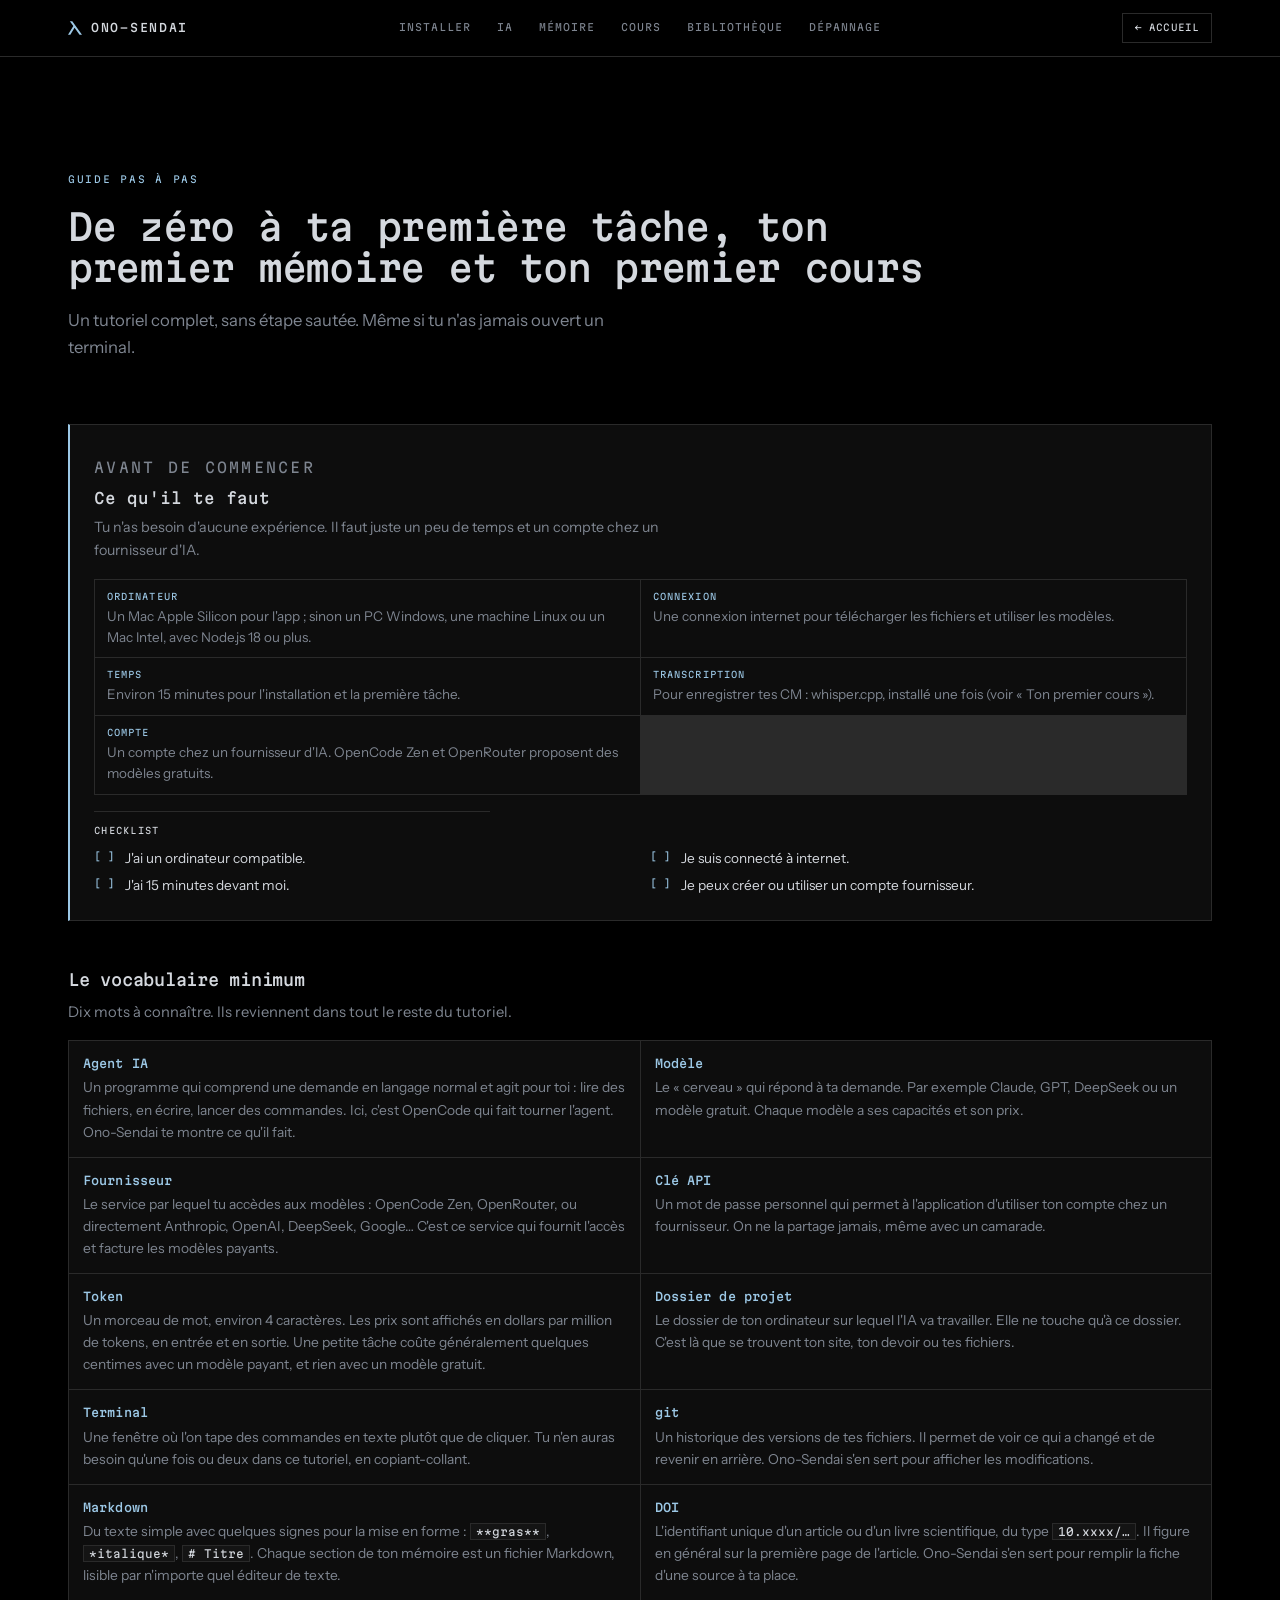
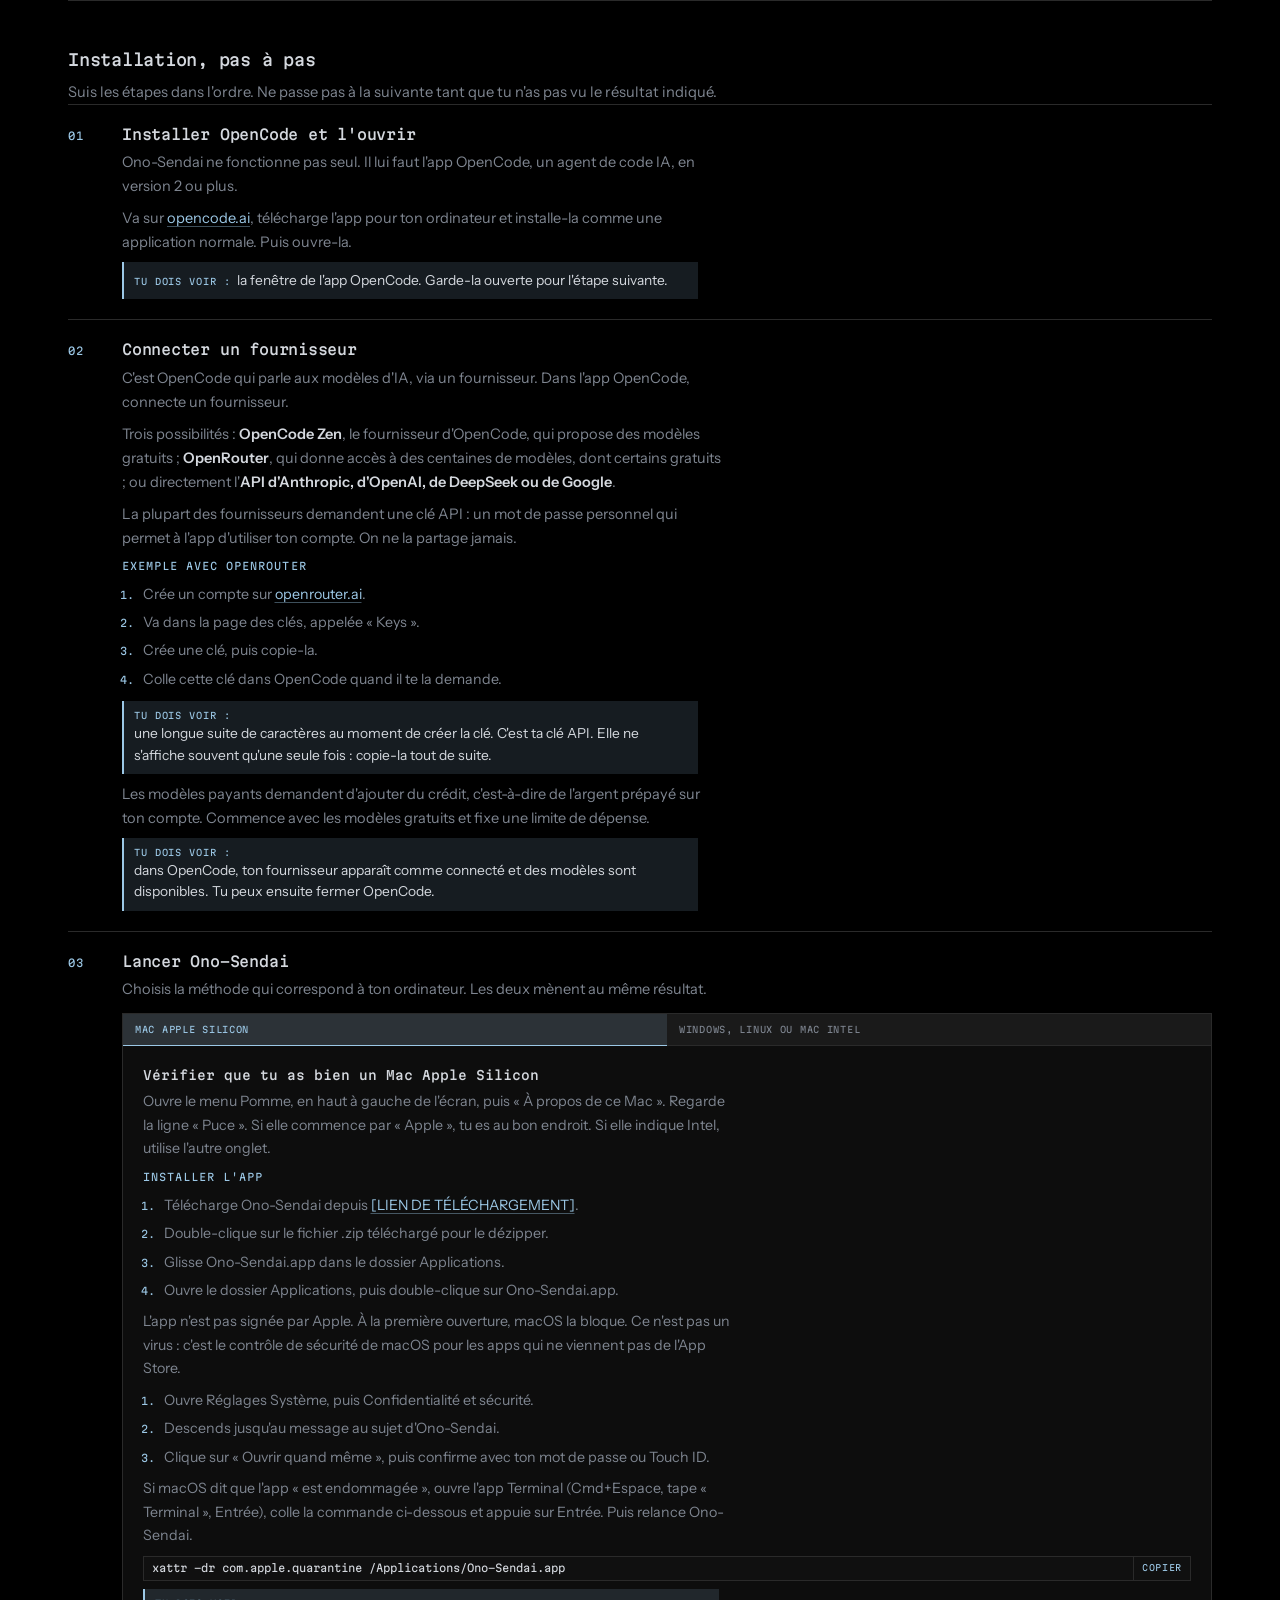
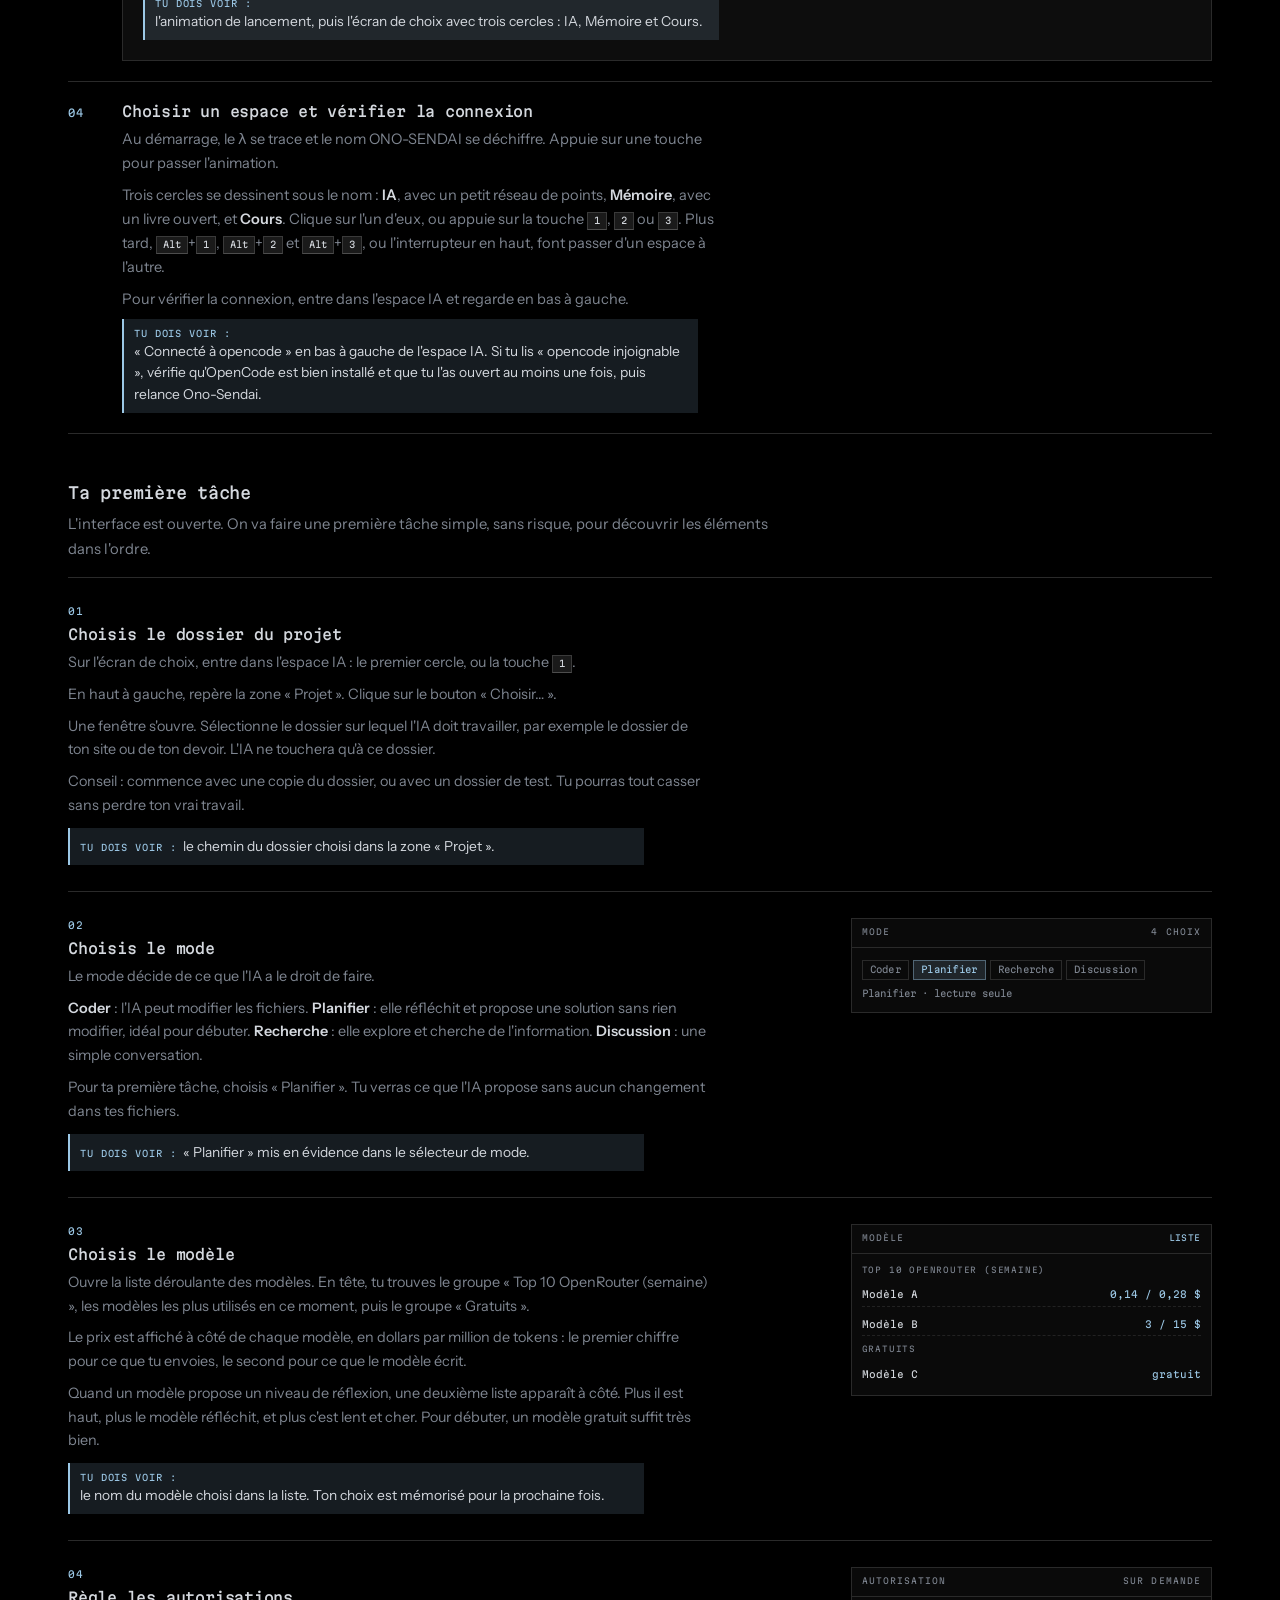
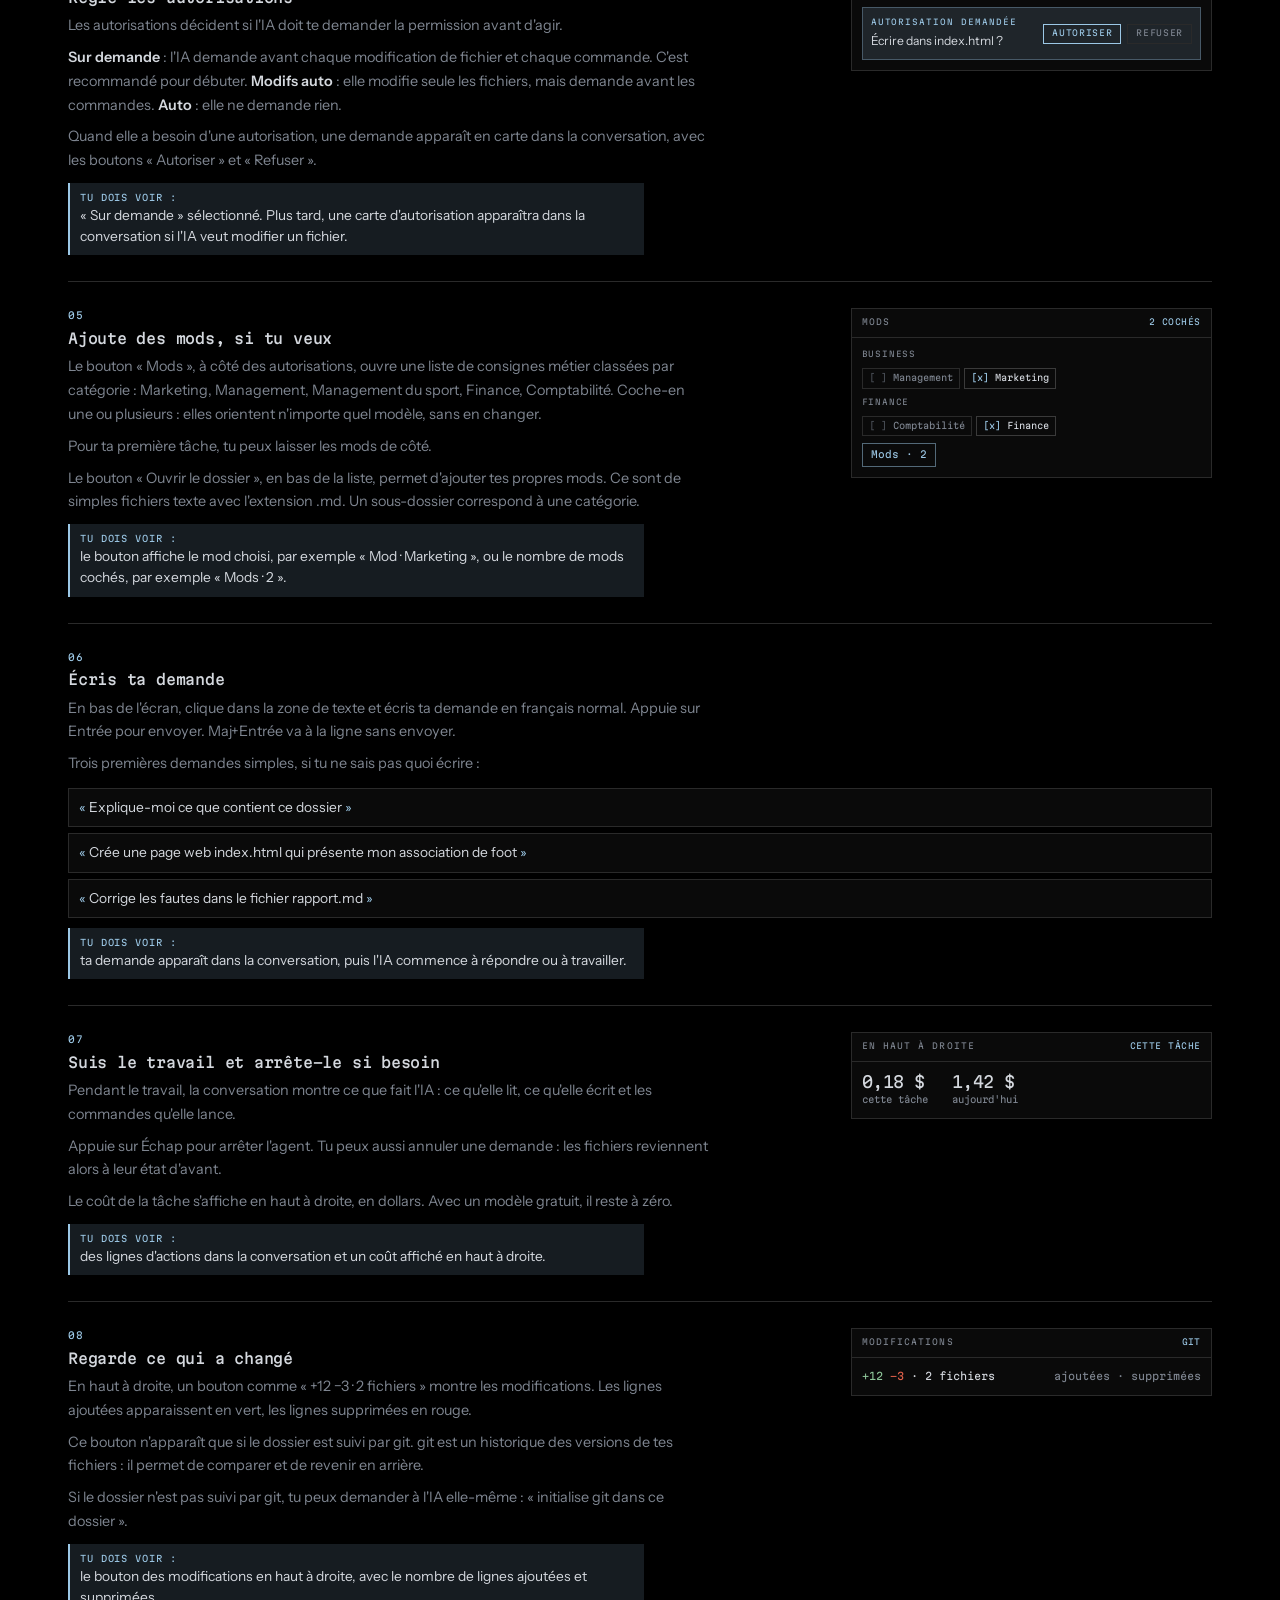
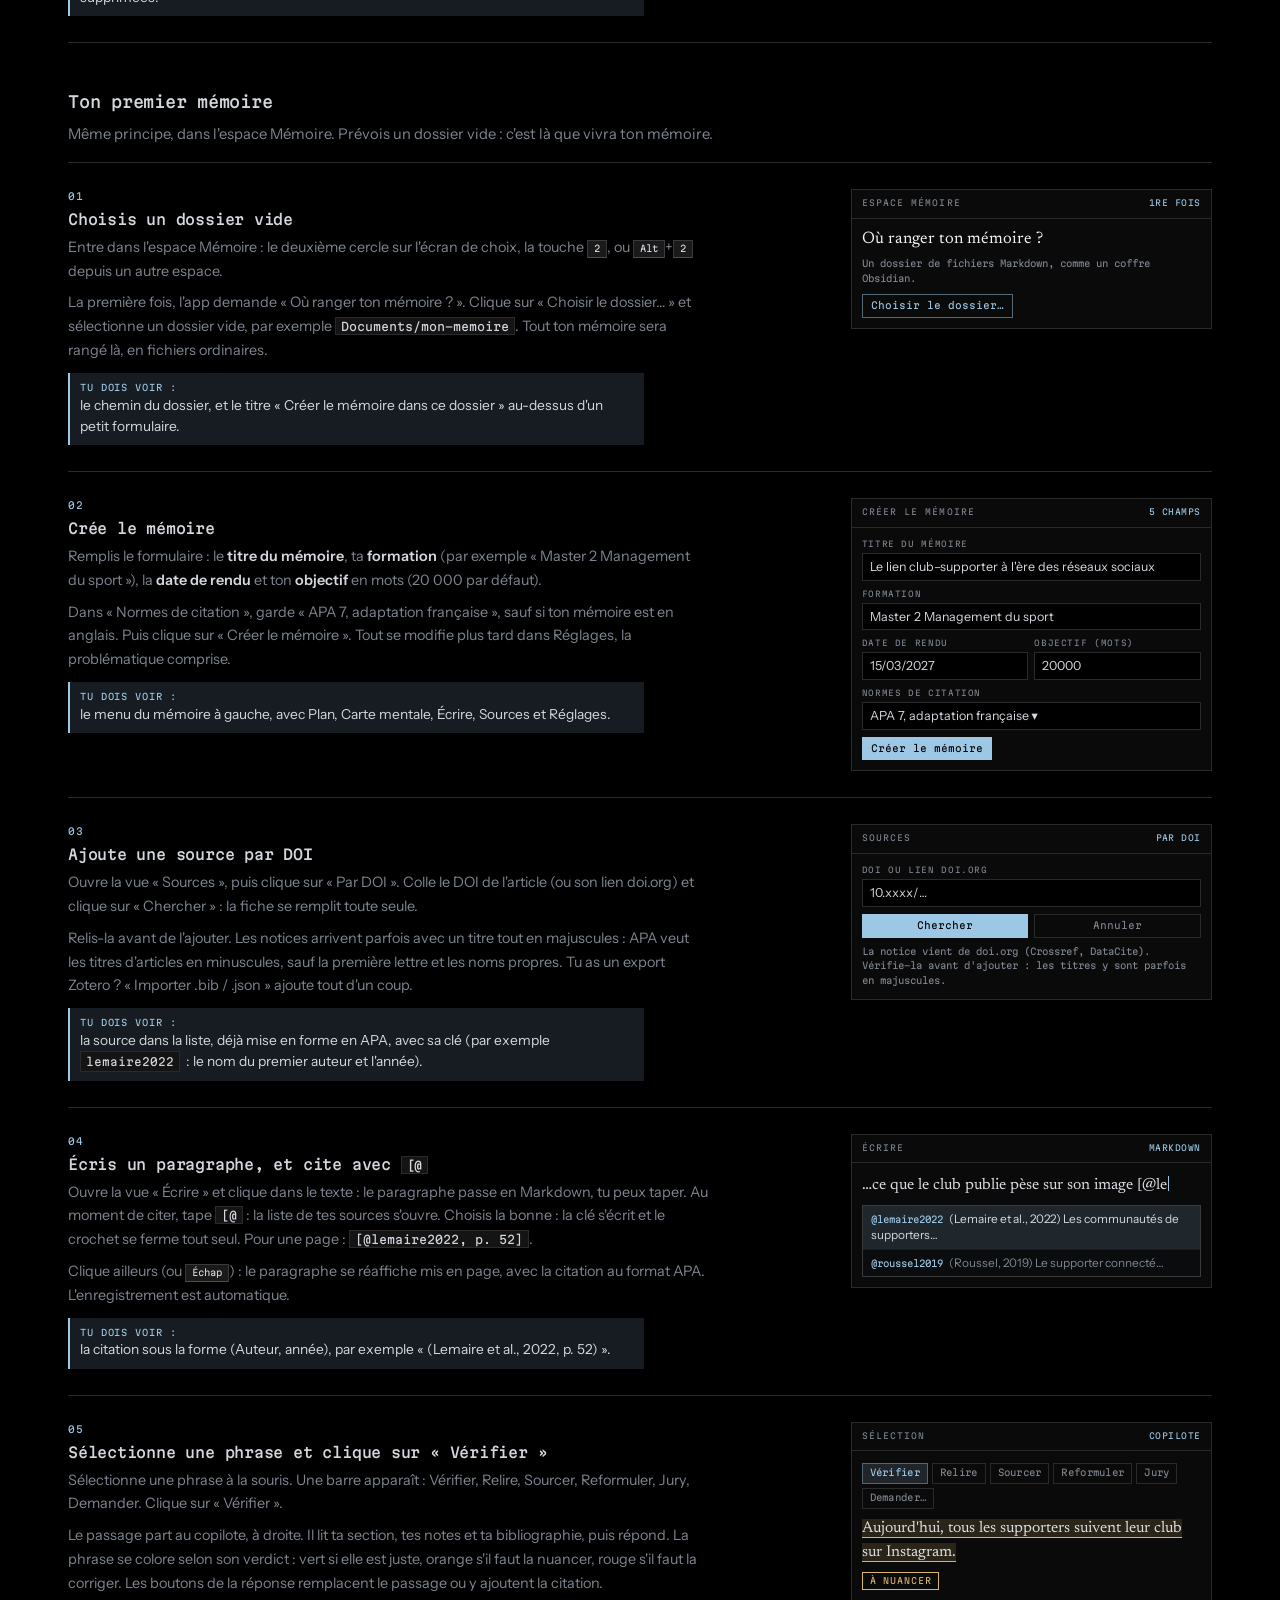
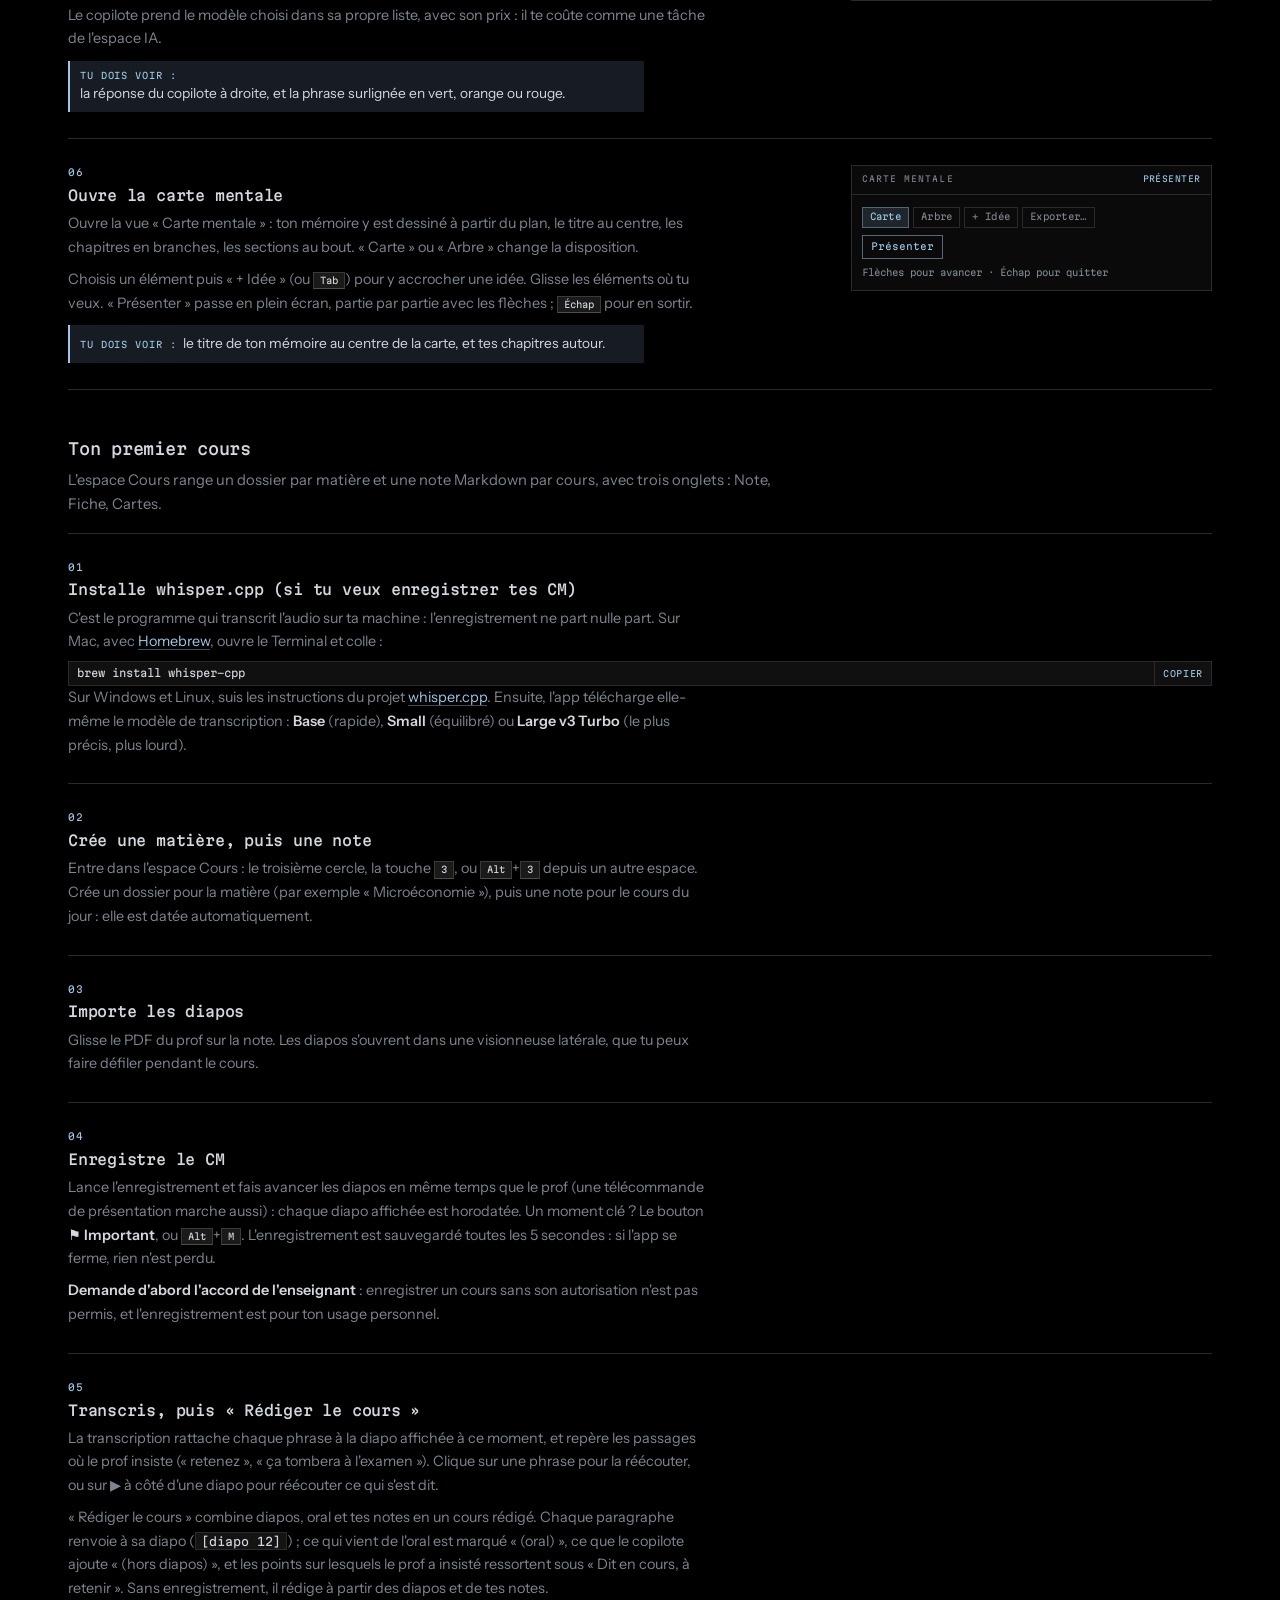
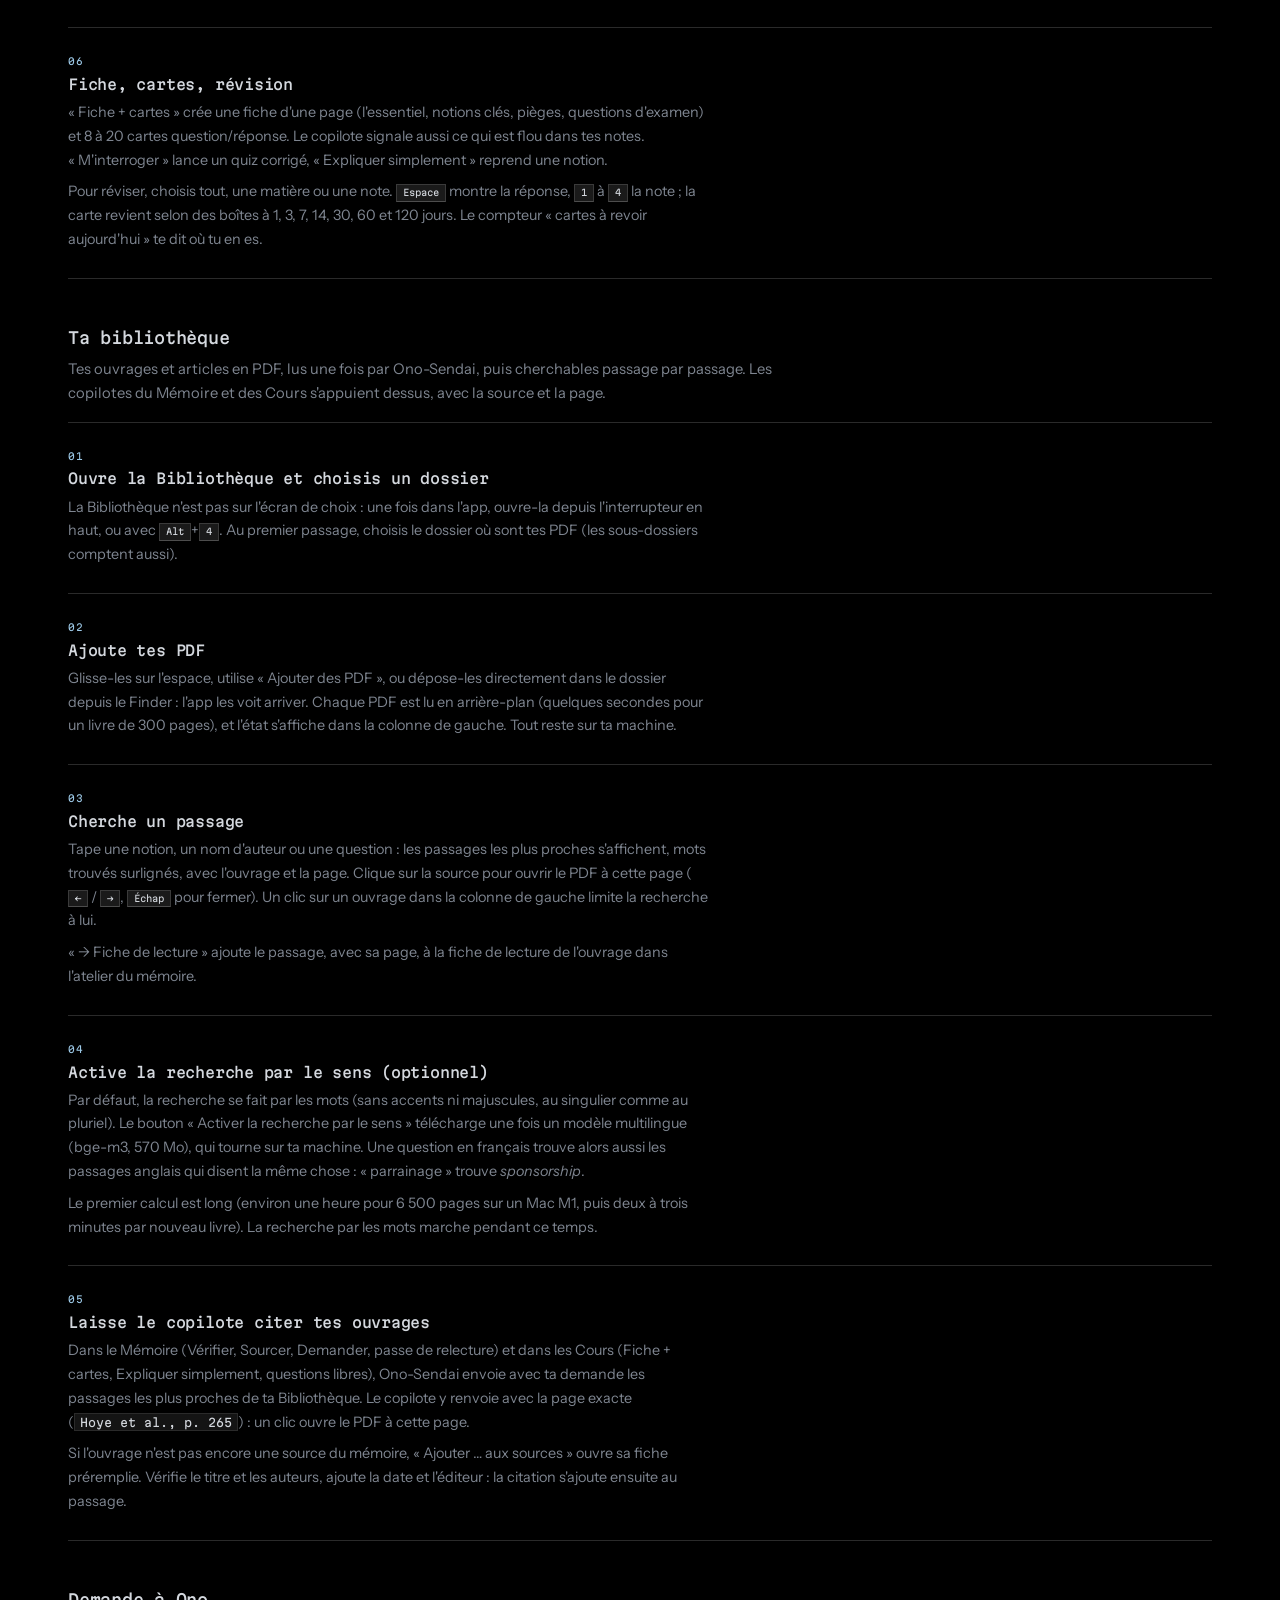
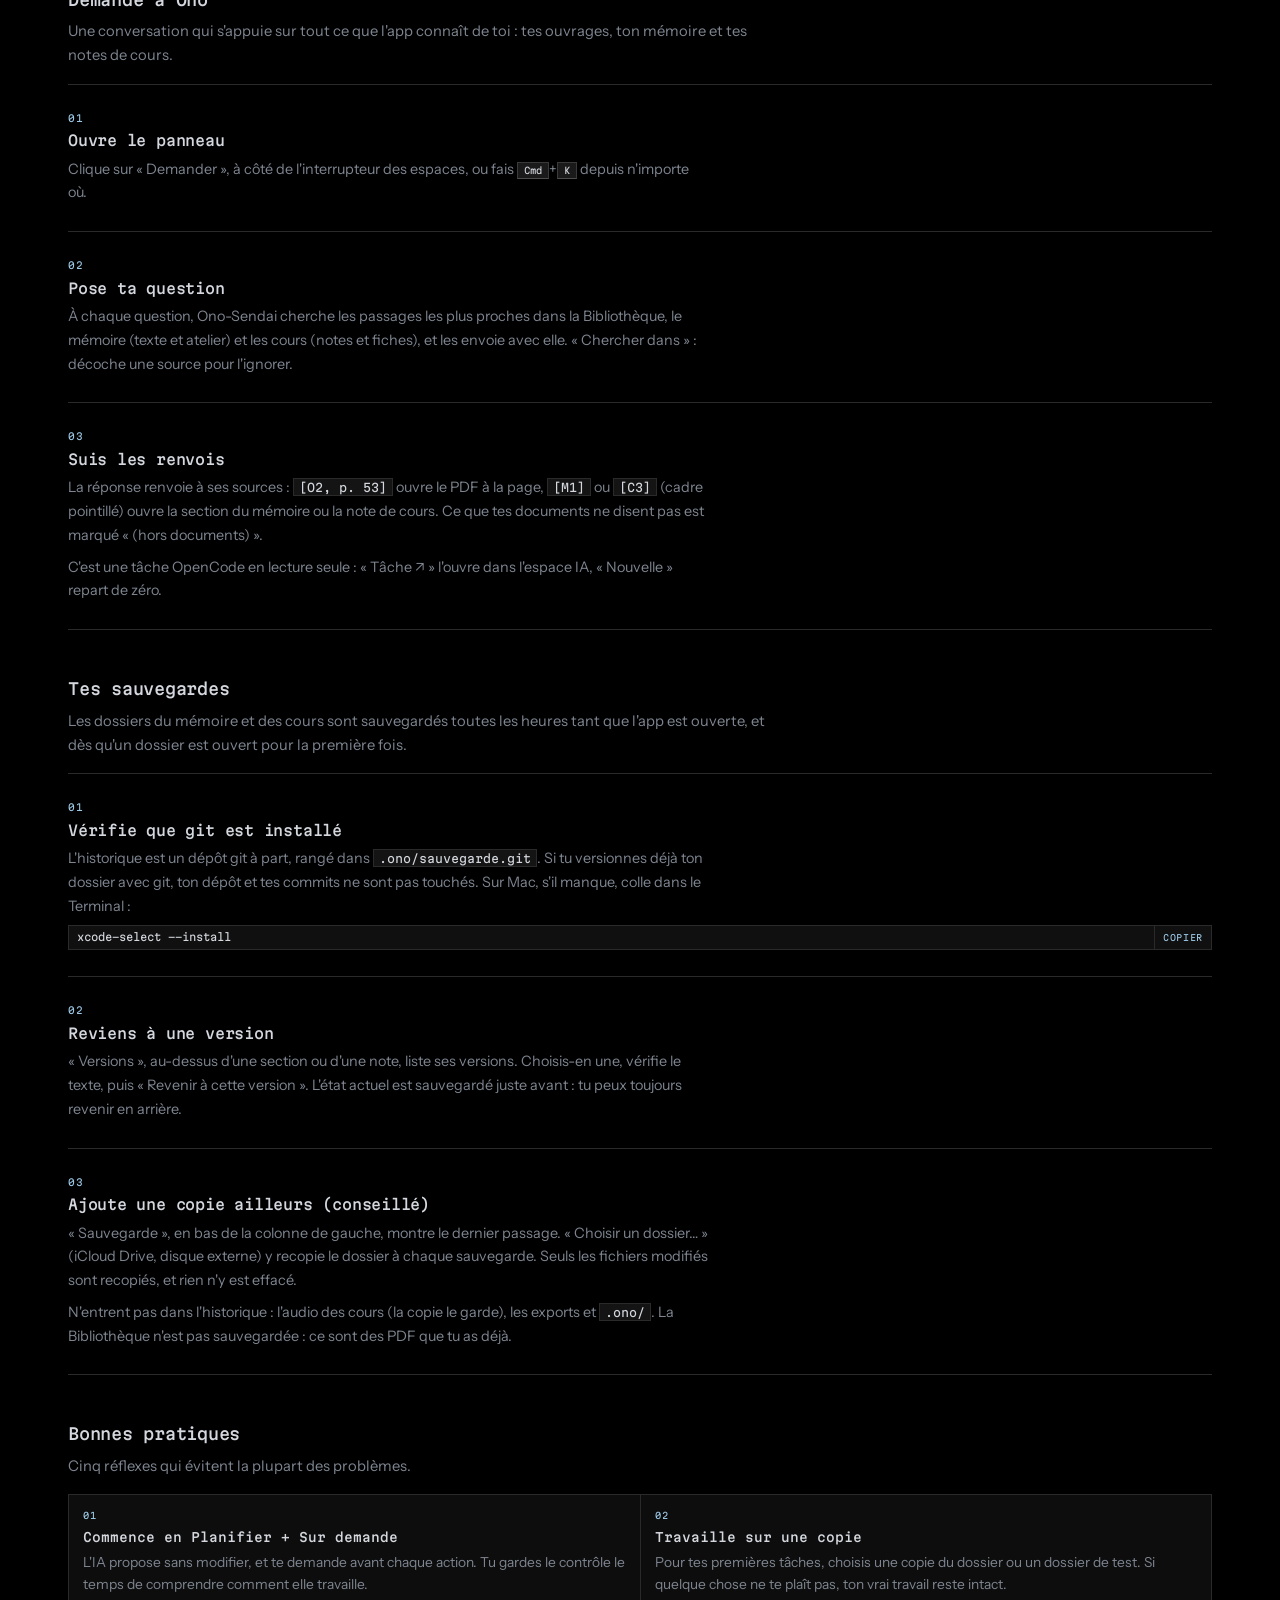
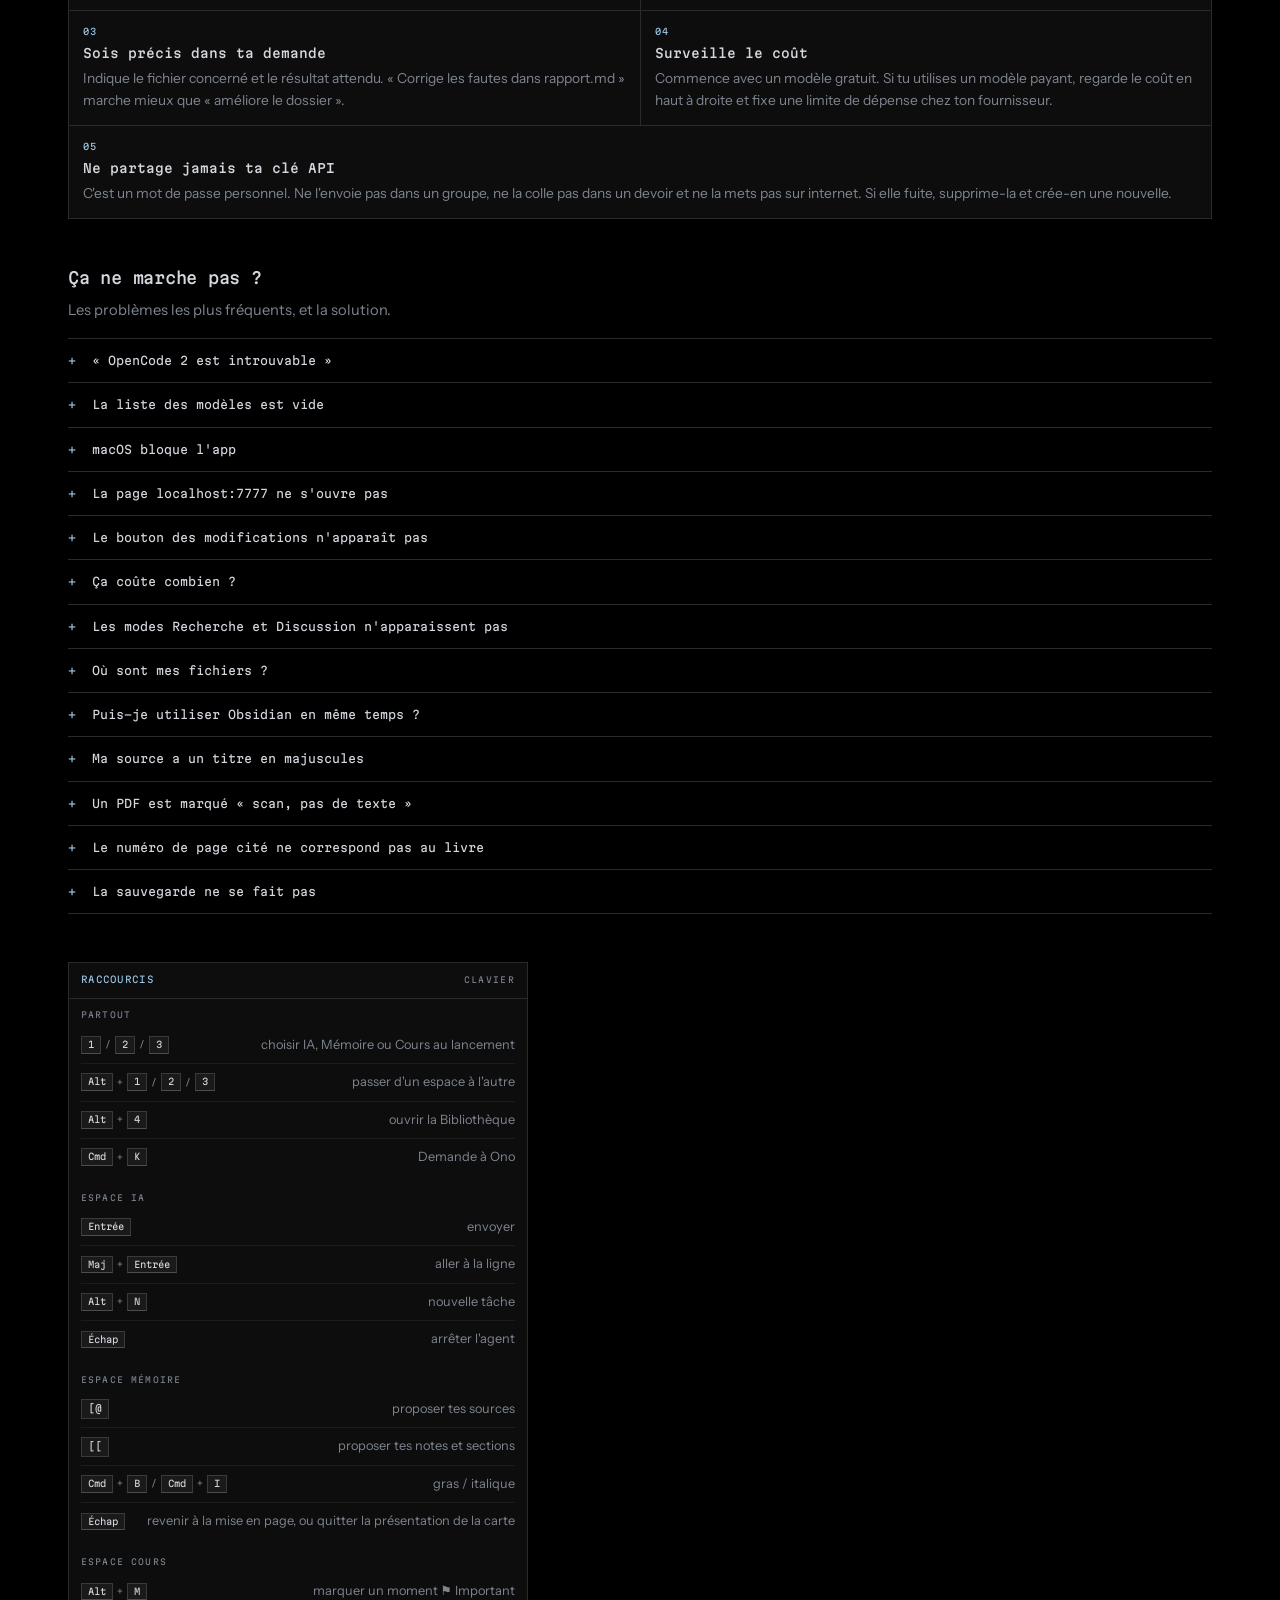
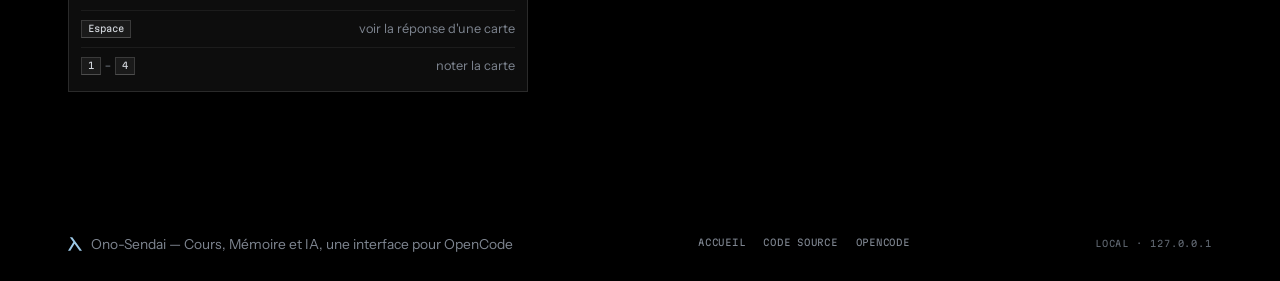
<file: guide.html>
<!doctype html>
<html lang="fr">
<head>
<meta charset="utf-8">
<meta name="viewport" content="width=device-width, initial-scale=1">
<title>Guide d'installation et de prise en main — Ono-Sendai</title>
<meta name="description" content="Installer Ono-Sendai pas à pas (OpenCode, fournisseur de modèles, app Mac ou navigateur, whisper.cpp), puis ta première tâche IA, ton premier mémoire et ton premier cours. Dépannage inclus.">
<meta name="color-scheme" content="dark">
<meta name="theme-color" content="#000000">
<link rel="icon" href="assets/favicon.svg" type="image/svg+xml">
<meta property="og:type" content="article">
<meta property="og:locale" content="fr_FR">
<meta property="og:site_name" content="Ono-Sendai">
<meta property="og:title" content="Guide pas à pas — Ono-Sendai">
<meta property="og:description" content="De zéro à ta première tâche, ton premier mémoire et ton premier cours. Même si tu n'as jamais ouvert un terminal.">
<meta property="og:image" content="assets/og.jpg">
<meta name="twitter:card" content="summary_large_image">
<script>document.documentElement.classList.add('js')</script>
<link rel="preconnect" href="https://fonts.googleapis.com">
<link rel="preconnect" href="https://fonts.gstatic.com" crossorigin>
<link href="https://fonts.googleapis.com/css2?family=Instrument+Sans:ital,wght@0,400..700;1,400..600&family=Martian+Mono:wdth,wght@75..112.5,100..800&family=Newsreader:ital,opsz,wght@0,6..72,400..600;1,6..72,400&display=swap" rel="stylesheet">
<link rel="stylesheet" href="assets/site.css">
<script src="assets/site.js" defer></script>
</head>
<body>
<a class="skip" href="#contenu">Aller au contenu</a>

<header class="site-header">
  <div class="wrap header-inner">
    <a class="brand" href="index.html" aria-label="Ono-Sendai, page d'accueil">
      <svg class="brand-mark" viewBox="0 0 1027 1000" aria-hidden="true" focusable="false"><path fill="currentColor" pathLength="1" d="M135 0 L315 0 L1027 1000 L847 1000 L483 489 L171 1000 L0 1000 L391 360 Z"/></svg>
      <span>Ono-Sendai</span>
    </a>
    <nav class="nav" aria-label="Sommaire du guide">
      <a href="#installation">Installer</a>
      <a href="#premiere-tache">IA</a>
      <a href="#premier-memoire">Mémoire</a>
      <a href="#premier-cours">Cours</a>
      <a href="#bibliotheque">Bibliothèque</a>
      <a href="#depannage">Dépannage</a>
    </nav>
    <a class="btn ghost sm header-cta" href="index.html">← Accueil</a>
  </div>
</header>

<main id="contenu">
  <section class="section guide" id="utilisation" aria-labelledby="usage-title">
    <div class="wrap">
      <div class="section-head">
        <div>
          <p class="eyebrow">Guide pas à pas</p>
          <h1 id="usage-title" class="guide-h1">De zéro à ta première tâche, ton premier mémoire et ton premier cours</h1>
        </div>
        <p class="section-note">Un tutoriel complet, sans étape sautée. Même si tu n'as jamais ouvert un terminal.</p>
      </div>

      <div class="callout" aria-labelledby="prereq-title">
        <p class="callout-label">Avant de commencer</p>
        <h3 id="prereq-title">Ce qu'il te faut</h3>
        <p>Tu n'as besoin d'aucune expérience. Il faut juste un peu de temps et un compte chez un fournisseur d'IA.</p>
        <ul class="need-list">
          <li>
            <span class="need-key">Ordinateur</span>
            <span>Un Mac Apple Silicon pour l'app&nbsp;; sinon un PC Windows, une machine Linux ou un Mac Intel, avec Node.js 18 ou plus.</span>
          </li>
          <li>
            <span class="need-key">Connexion</span>
            <span>Une connexion internet pour télécharger les fichiers et utiliser les modèles.</span>
          </li>
          <li>
            <span class="need-key">Temps</span>
            <span>Environ 15 minutes pour l'installation et la première tâche.</span>
          </li>
          <li>
            <span class="need-key">Transcription</span>
            <span>Pour enregistrer tes CM&nbsp;: whisper.cpp, installé une fois (voir «&nbsp;Ton premier cours&nbsp;»).</span>
          </li>
          <li>
            <span class="need-key">Compte</span>
            <span>Un compte chez un fournisseur d'IA. OpenCode Zen et OpenRouter proposent des modèles gratuits.</span>
          </li>
        </ul>
        <p class="check-label">Checklist</p>
        <ul class="checklist">
          <li>J'ai un ordinateur compatible.</li>
          <li>Je suis connecté à internet.</li>
          <li>J'ai 15 minutes devant moi.</li>
          <li>Je peux créer ou utiliser un compte fournisseur.</li>
        </ul>
      </div>

      <h3 class="block-title">Le vocabulaire minimum</h3>
      <p class="block-intro">Dix mots à connaître. Ils reviennent dans tout le reste du tutoriel.</p>
      <dl class="glossary">
        <div class="term">
          <dt>Agent IA</dt>
          <dd>Un programme qui comprend une demande en langage normal et agit pour toi : lire des fichiers, en écrire, lancer des commandes. Ici, c'est OpenCode qui fait tourner l'agent. Ono-Sendai te montre ce qu'il fait.</dd>
        </div>
        <div class="term">
          <dt>Modèle</dt>
          <dd>Le « cerveau » qui répond à ta demande. Par exemple Claude, GPT, DeepSeek ou un modèle gratuit. Chaque modèle a ses capacités et son prix.</dd>
        </div>
        <div class="term">
          <dt>Fournisseur</dt>
          <dd>Le service par lequel tu accèdes aux modèles : OpenCode Zen, OpenRouter, ou directement Anthropic, OpenAI, DeepSeek, Google… C'est ce service qui fournit l'accès et facture les modèles payants.</dd>
        </div>
        <div class="term">
          <dt>Clé API</dt>
          <dd>Un mot de passe personnel qui permet à l'application d'utiliser ton compte chez un fournisseur. On ne la partage jamais, même avec un camarade.</dd>
        </div>
        <div class="term">
          <dt>Token</dt>
          <dd>Un morceau de mot, environ 4 caractères. Les prix sont affichés en dollars par million de tokens, en entrée et en sortie. Une petite tâche coûte généralement quelques centimes avec un modèle payant, et rien avec un modèle gratuit.</dd>
        </div>
        <div class="term">
          <dt>Dossier de projet</dt>
          <dd>Le dossier de ton ordinateur sur lequel l'IA va travailler. Elle ne touche qu'à ce dossier. C'est là que se trouvent ton site, ton devoir ou tes fichiers.</dd>
        </div>
        <div class="term">
          <dt>Terminal</dt>
          <dd>Une fenêtre où l'on tape des commandes en texte plutôt que de cliquer. Tu n'en auras besoin qu'une fois ou deux dans ce tutoriel, en copiant-collant.</dd>
        </div>
        <div class="term">
          <dt>git</dt>
          <dd>Un historique des versions de tes fichiers. Il permet de voir ce qui a changé et de revenir en arrière. Ono-Sendai s'en sert pour afficher les modifications.</dd>
        </div>
        <div class="term">
          <dt>Markdown</dt>
          <dd>Du texte simple avec quelques signes pour la mise en forme : <span class="inline-code">**gras**</span>, <span class="inline-code">*italique*</span>, <span class="inline-code"># Titre</span>. Chaque section de ton mémoire est un fichier Markdown, lisible par n'importe quel éditeur de texte.</dd>
        </div>
        <div class="term">
          <dt>DOI</dt>
          <dd>L'identifiant unique d'un article ou d'un livre scientifique, du type <span class="inline-code">10.xxxx/…</span>. Il figure en général sur la première page de l'article. Ono-Sendai s'en sert pour remplir la fiche d'une source à ta place.</dd>
        </div>
      </dl>

      <h3 class="block-title" id="installation">Installation, pas à pas</h3>
      <p class="block-intro">Suis les étapes dans l'ordre. Ne passe pas à la suivante tant que tu n'as pas vu le résultat indiqué.</p>

      <ol class="steps install-steps">
        <li class="step">
          <span class="step-num">01</span>
          <div>
            <h3>Installer OpenCode et l'ouvrir</h3>
            <p>Ono-Sendai ne fonctionne pas seul. Il lui faut l'app OpenCode, un agent de code IA, en version 2 ou plus.</p>
            <p>Va sur <a href="https://opencode.ai" target="_blank" rel="noopener">opencode.ai</a>, télécharge l'app pour ton ordinateur et installe-la comme une application normale. Puis ouvre-la.</p>
            <p class="see"><span class="see-label">Tu dois voir :</span> la fenêtre de l'app OpenCode. Garde-la ouverte pour l'étape suivante.</p>
          </div>
        </li>

        <li class="step">
          <span class="step-num">02</span>
          <div>
            <h3>Connecter un fournisseur</h3>
            <p>C'est OpenCode qui parle aux modèles d'IA, via un fournisseur. Dans l'app OpenCode, connecte un fournisseur.</p>
            <p>Trois possibilités : <strong>OpenCode Zen</strong>, le fournisseur d'OpenCode, qui propose des modèles gratuits ; <strong>OpenRouter</strong>, qui donne accès à des centaines de modèles, dont certains gratuits ; ou directement l'<strong>API d'Anthropic, d'OpenAI, de DeepSeek ou de Google</strong>.</p>
            <p>La plupart des fournisseurs demandent une clé API : un mot de passe personnel qui permet à l'app d'utiliser ton compte. On ne la partage jamais.</p>
            <p class="subhead">Exemple avec OpenRouter</p>
            <ol class="mini-steps">
              <li>Crée un compte sur <a href="https://openrouter.ai" target="_blank" rel="noopener">openrouter.ai</a>.</li>
              <li>Va dans la page des clés, appelée « Keys ».</li>
              <li>Crée une clé, puis copie-la.</li>
              <li>Colle cette clé dans OpenCode quand il te la demande.</li>
            </ol>
            <p class="see"><span class="see-label">Tu dois voir :</span> une longue suite de caractères au moment de créer la clé. C'est ta clé API. Elle ne s'affiche souvent qu'une seule fois : copie-la tout de suite.</p>
            <p>Les modèles payants demandent d'ajouter du crédit, c'est-à-dire de l'argent prépayé sur ton compte. Commence avec les modèles gratuits et fixe une limite de dépense.</p>
            <p class="see"><span class="see-label">Tu dois voir :</span> dans OpenCode, ton fournisseur apparaît comme connecté et des modèles sont disponibles. Tu peux ensuite fermer OpenCode.</p>
          </div>
        </li>

        <li class="step">
          <span class="step-num">03</span>
          <div>
            <h3>Lancer Ono-Sendai</h3>
            <p>Choisis la méthode qui correspond à ton ordinateur. Les deux mènent au même résultat.</p>

            <div class="install-tabs" data-tabs>
              <div class="tablist" role="tablist" aria-label="Choisir la méthode de lancement" aria-orientation="horizontal">
                <button class="launch-tab" type="button" role="tab" id="tab-mac" aria-controls="panel-mac" aria-selected="true" tabindex="0">Mac Apple Silicon</button>
                <button class="launch-tab" type="button" role="tab" id="tab-web" aria-controls="panel-web" aria-selected="false" tabindex="-1">Windows, Linux ou Mac Intel</button>
              </div>

              <div class="tab-panel" role="tabpanel" id="panel-mac" aria-labelledby="tab-mac" tabindex="0">
                <h4 class="panel-title">Vérifier que tu as bien un Mac Apple Silicon</h4>
                <p>Ouvre le menu Pomme, en haut à gauche de l'écran, puis « À propos de ce Mac ». Regarde la ligne « Puce ». Si elle commence par « Apple », tu es au bon endroit. Si elle indique Intel, utilise l'autre onglet.</p>
                <p class="subhead">Installer l'app</p>
                <ol class="mini-steps">
                  <li>Télécharge Ono-Sendai depuis <a href="[LIEN DE TÉLÉCHARGEMENT]" target="_blank" rel="noopener">[LIEN DE TÉLÉCHARGEMENT]</a>.</li>
                  <li>Double-clique sur le fichier .zip téléchargé pour le dézipper.</li>
                  <li>Glisse Ono-Sendai.app dans le dossier Applications.</li>
                  <li>Ouvre le dossier Applications, puis double-clique sur Ono-Sendai.app.</li>
                </ol>
                <p>L'app n'est pas signée par Apple. À la première ouverture, macOS la bloque. Ce n'est pas un virus : c'est le contrôle de sécurité de macOS pour les apps qui ne viennent pas de l'App Store.</p>
                <ol class="mini-steps">
                  <li>Ouvre Réglages Système, puis Confidentialité et sécurité.</li>
                  <li>Descends jusqu'au message au sujet d'Ono-Sendai.</li>
                  <li>Clique sur « Ouvrir quand même », puis confirme avec ton mot de passe ou Touch ID.</li>
                </ol>
                <p>Si macOS dit que l'app « est endommagée », ouvre l'app Terminal (Cmd+Espace, tape « Terminal », Entrée), colle la commande ci-dessous et appuie sur Entrée. Puis relance Ono-Sendai.</p>
                <span class="cmd wide">
                  <code>xattr -dr com.apple.quarantine /Applications/Ono-Sendai.app</code>
                  <button class="copy" type="button" data-copy="xattr -dr com.apple.quarantine /Applications/Ono-Sendai.app" aria-label="Copier la commande xattr">copier</button>
                </span>
                <p class="see"><span class="see-label">Tu dois voir :</span> l'animation de lancement, puis l'écran de choix avec trois cercles&nbsp;: IA, Mémoire et Cours.</p>
              </div>

              <div class="tab-panel" role="tabpanel" id="panel-web" aria-labelledby="tab-web" tabindex="0">
                <h4 class="panel-title">Installer Node.js</h4>
                <p>Node.js est le programme qui fait tourner Ono-Sendai dans ton navigateur. Il te faut la version 18 ou plus.</p>
                <ol class="mini-steps">
                  <li>Va sur <a href="https://nodejs.org" target="_blank" rel="noopener">nodejs.org</a>.</li>
                  <li>Choisis la version « LTS », c'est-à-dire la version stable.</li>
                  <li>Installe-la avec les options par défaut.</li>
                </ol>
                <p class="see"><span class="see-label">Tu dois voir :</span> l'installation de Node.js se termine sans erreur.</p>
                <p class="subhead">Lancer Ono-Sendai</p>
                <ol class="mini-steps">
                  <li>Télécharge le dossier Ono-Sendai depuis <a href="[LIEN DE TÉLÉCHARGEMENT]" target="_blank" rel="noopener">[LIEN DE TÉLÉCHARGEMENT]</a>, puis dézippe-le.</li>
                  <li><strong>Windows</strong> : ouvre le dossier et double-clique sur <span class="inline-code">start.bat</span>. Si Windows affiche « Windows a protégé votre ordinateur », clique sur « Informations complémentaires » puis « Exécuter quand même ».</li>
                  <li><strong>Mac Intel ou Linux</strong> : ouvre le Terminal, tape <span class="inline-code">sh</span> suivi d'un espace, glisse le fichier <span class="inline-code">start.sh</span> du dossier dans la fenêtre du Terminal (son chemin s'écrit tout seul), puis appuie sur Entrée.</li>
                </ol>
                <p>Une fenêtre noire reste ouverte : c'est le programme qui fait tourner Ono-Sendai. Laisse-la ouverte pendant tout ton travail ; la fermer arrête Ono-Sendai.</p>
                <p>L'interface s'ouvre dans ton navigateur à l'adresse <span class="inline-code">http://localhost:7777</span>. C'est une adresse locale : elle ne fonctionne que sur ton ordinateur, pas sur internet. Si la page ne s'ouvre pas seule, tape l'adresse toi-même.</p>
                <p class="see"><span class="see-label">Tu dois voir :</span> l'écran de choix d'Ono-Sendai dans le navigateur (trois cercles&nbsp;: IA, Mémoire et Cours), et la fenêtre noire toujours ouverte.</p>
              </div>
            </div>
          </div>
        </li>

        <li class="step">
          <span class="step-num">04</span>
          <div>
            <h3>Choisir un espace et vérifier la connexion</h3>
            <p>Au démarrage, le λ se trace et le nom ONO-SENDAI se déchiffre. Appuie sur une touche pour passer l'animation.</p>
            <p>Trois cercles se dessinent sous le nom : <strong>IA</strong>, avec un petit réseau de points, <strong>Mémoire</strong>, avec un livre ouvert, et <strong>Cours</strong>. Clique sur l'un d'eux, ou appuie sur la touche <kbd>1</kbd>, <kbd>2</kbd> ou <kbd>3</kbd>. Plus tard, <kbd>Alt</kbd>+<kbd>1</kbd>, <kbd>Alt</kbd>+<kbd>2</kbd> et <kbd>Alt</kbd>+<kbd>3</kbd>, ou l'interrupteur en haut, font passer d'un espace à l'autre.</p>
            <p>Pour vérifier la connexion, entre dans l'espace IA et regarde en bas à gauche.</p>
            <p class="see"><span class="see-label">Tu dois voir :</span> « Connecté à opencode » en bas à gauche de l'espace IA. Si tu lis « opencode injoignable », vérifie qu'OpenCode est bien installé et que tu l'as ouvert au moins une fois, puis relance Ono-Sendai.</p>
          </div>
        </li>
      </ol>

      <h3 class="block-title" id="premiere-tache">Ta première tâche</h3>
      <p class="block-intro">L'interface est ouverte. On va faire une première tâche simple, sans risque, pour découvrir les éléments dans l'ordre.</p>

      <ol class="tutorial">
        <li class="tut-step solo">
          <div class="tut-copy">
            <p class="tut-num">01</p>
            <h3>Choisis le dossier du projet</h3>
            <p>Sur l'écran de choix, entre dans l'espace IA : le premier cercle, ou la touche <kbd>1</kbd>.</p>
            <p>En haut à gauche, repère la zone « Projet ». Clique sur le bouton « Choisir… ».</p>
            <p>Une fenêtre s'ouvre. Sélectionne le dossier sur lequel l'IA doit travailler, par exemple le dossier de ton site ou de ton devoir. L'IA ne touchera qu'à ce dossier.</p>
            <p>Conseil : commence avec une copie du dossier, ou avec un dossier de test. Tu pourras tout casser sans perdre ton vrai travail.</p>
            <p class="see"><span class="see-label">Tu dois voir :</span> le chemin du dossier choisi dans la zone « Projet ».</p>
          </div>
        </li>

        <li class="tut-step">
          <div class="tut-copy">
            <p class="tut-num">02</p>
            <h3>Choisis le mode</h3>
            <p>Le mode décide de ce que l'IA a le droit de faire.</p>
            <p><strong>Coder</strong> : l'IA peut modifier les fichiers. <strong>Planifier</strong> : elle réfléchit et propose une solution sans rien modifier, idéal pour débuter. <strong>Recherche</strong> : elle explore et cherche de l'information. <strong>Discussion</strong> : une simple conversation.</p>
            <p>Pour ta première tâche, choisis « Planifier ». Tu verras ce que l'IA propose sans aucun changement dans tes fichiers.</p>
            <p class="see"><span class="see-label">Tu dois voir :</span> « Planifier » mis en évidence dans le sélecteur de mode.</p>
          </div>
          <div class="mock" role="img" aria-label="Maquette du sélecteur de mode avec Coder, Planifier, Recherche et Discussion. Planifier est sélectionné.">
            <div class="mock-head"><span>Mode</span><span>4 choix</span></div>
            <div class="mock-body">
              <div class="chips">
                <span class="chip">Coder</span>
                <span class="chip on">Planifier</span>
                <span class="chip">Recherche</span>
                <span class="chip">Discussion</span>
              </div>
              <span class="micro">Planifier · lecture seule</span>
            </div>
          </div>
        </li>

        <li class="tut-step">
          <div class="tut-copy">
            <p class="tut-num">03</p>
            <h3>Choisis le modèle</h3>
            <p>Ouvre la liste déroulante des modèles. En tête, tu trouves le groupe « Top 10 OpenRouter (semaine) », les modèles les plus utilisés en ce moment, puis le groupe « Gratuits ».</p>
            <p>Le prix est affiché à côté de chaque modèle, en dollars par million de tokens : le premier chiffre pour ce que tu envoies, le second pour ce que le modèle écrit.</p>
            <p>Quand un modèle propose un niveau de réflexion, une deuxième liste apparaît à côté. Plus il est haut, plus le modèle réfléchit, et plus c'est lent et cher. Pour débuter, un modèle gratuit suffit très bien.</p>
            <p class="see"><span class="see-label">Tu dois voir :</span> le nom du modèle choisi dans la liste. Ton choix est mémorisé pour la prochaine fois.</p>
          </div>
          <div class="mock" role="img" aria-label="Maquette de la liste des modèles avec le top 10 de la semaine, un groupe Gratuits et des prix.">
            <div class="mock-head"><span>Modèle</span><span class="accent">Liste</span></div>
            <div class="mock-body">
              <p class="mock-label">Top 10 OpenRouter (semaine)</p>
              <div class="model-row"><span>Modèle A</span><span class="price">0,14 / 0,28 $</span></div>
              <div class="model-row"><span>Modèle B</span><span class="price">3 / 15 $</span></div>
              <p class="mock-label">Gratuits</p>
              <div class="model-row"><span>Modèle C</span><span class="price">gratuit</span></div>
            </div>
          </div>
        </li>

        <li class="tut-step">
          <div class="tut-copy">
            <p class="tut-num">04</p>
            <h3>Règle les autorisations</h3>
            <p>Les autorisations décident si l'IA doit te demander la permission avant d'agir.</p>
            <p><strong>Sur demande</strong> : l'IA demande avant chaque modification de fichier et chaque commande. C'est recommandé pour débuter. <strong>Modifs auto</strong> : elle modifie seule les fichiers, mais demande avant les commandes. <strong>Auto</strong> : elle ne demande rien.</p>
            <p>Quand elle a besoin d'une autorisation, une demande apparaît en carte dans la conversation, avec les boutons « Autoriser » et « Refuser ».</p>
            <p class="see"><span class="see-label">Tu dois voir :</span> « Sur demande » sélectionné. Plus tard, une carte d'autorisation apparaîtra dans la conversation si l'IA veut modifier un fichier.</p>
          </div>
          <div class="mock" role="img" aria-label="Maquette d'une carte d'autorisation avec les boutons Autoriser et Refuser.">
            <div class="mock-head"><span>Autorisation</span><span>Sur demande</span></div>
            <div class="mock-body">
              <div class="perm">
                <div>
                  <span class="perm-label">Autorisation demandée</span>
                  <span class="perm-q">Écrire dans index.html ?</span>
                </div>
                <div class="perm-actions"><span>Autoriser</span><span>Refuser</span></div>
              </div>
            </div>
          </div>
        </li>

        <li class="tut-step">
          <div class="tut-copy">
            <p class="tut-num">05</p>
            <h3>Ajoute des mods, si tu veux</h3>
            <p>Le bouton « Mods », à côté des autorisations, ouvre une liste de consignes métier classées par catégorie : Marketing, Management, Management du sport, Finance, Comptabilité. Coche-en une ou plusieurs : elles orientent n'importe quel modèle, sans en changer.</p>
            <p>Pour ta première tâche, tu peux laisser les mods de côté.</p>
            <p>Le bouton « Ouvrir le dossier », en bas de la liste, permet d'ajouter tes propres mods. Ce sont de simples fichiers texte avec l'extension .md. Un sous-dossier correspond à une catégorie.</p>
            <p class="see"><span class="see-label">Tu dois voir :</span> le bouton affiche le mod choisi, par exemple « Mod · Marketing », ou le nombre de mods cochés, par exemple « Mods · 2 ».</p>
          </div>
          <div class="mock" role="img" aria-label="Maquette de la liste des mods : Marketing et Finance cochés, et le bouton affiche Mods · 2.">
            <div class="mock-head"><span>Mods</span><span class="accent">2 cochés</span></div>
            <div class="mock-body">
              <p class="mock-label">Business</p>
              <div class="mod-grid">
                <span class="mod">Management</span>
                <span class="mod on">Marketing</span>
              </div>
              <p class="mock-label">Finance</p>
              <div class="mod-grid">
                <span class="mod">Comptabilité</span>
                <span class="mod on">Finance</span>
              </div>
              <span class="mock-btn">Mods · 2</span>
            </div>
          </div>
        </li>

        <li class="tut-step solo">
          <div class="tut-copy">
            <p class="tut-num">06</p>
            <h3>Écris ta demande</h3>
            <p>En bas de l'écran, clique dans la zone de texte et écris ta demande en français normal. Appuie sur Entrée pour envoyer. Maj+Entrée va à la ligne sans envoyer.</p>
            <p>Trois premières demandes simples, si tu ne sais pas quoi écrire :</p>
            <ul class="example-list">
              <li><span class="example-q">Explique-moi ce que contient ce dossier</span></li>
              <li><span class="example-q">Crée une page web index.html qui présente mon association de foot</span></li>
              <li><span class="example-q">Corrige les fautes dans le fichier rapport.md</span></li>
            </ul>
            <p class="see"><span class="see-label">Tu dois voir :</span> ta demande apparaît dans la conversation, puis l'IA commence à répondre ou à travailler.</p>
          </div>
        </li>

        <li class="tut-step">
          <div class="tut-copy">
            <p class="tut-num">07</p>
            <h3>Suis le travail et arrête-le si besoin</h3>
            <p>Pendant le travail, la conversation montre ce que fait l'IA : ce qu'elle lit, ce qu'elle écrit et les commandes qu'elle lance.</p>
            <p>Appuie sur Échap pour arrêter l'agent. Tu peux aussi annuler une demande : les fichiers reviennent alors à leur état d'avant.</p>
            <p>Le coût de la tâche s'affiche en haut à droite, en dollars. Avec un modèle gratuit, il reste à zéro.</p>
            <p class="see"><span class="see-label">Tu dois voir :</span> des lignes d'actions dans la conversation et un coût affiché en haut à droite.</p>
          </div>
          <div class="mock" role="img" aria-label="Maquette du coût d'une tâche affiché en haut à droite.">
            <div class="mock-head"><span>En haut à droite</span><span class="accent">Cette tâche</span></div>
            <div class="mock-body">
              <div class="cost">
                <span class="cost-item"><span class="big">0,18 $</span><span class="micro">cette tâche</span></span>
                <span class="cost-item"><span class="big">1,42 $</span><span class="micro">aujourd'hui</span></span>
              </div>
            </div>
          </div>
        </li>

        <li class="tut-step">
          <div class="tut-copy">
            <p class="tut-num">08</p>
            <h3>Regarde ce qui a changé</h3>
            <p>En haut à droite, un bouton comme « +12 −3 · 2 fichiers » montre les modifications. Les lignes ajoutées apparaissent en vert, les lignes supprimées en rouge.</p>
            <p>Ce bouton n'apparaît que si le dossier est suivi par git. git est un historique des versions de tes fichiers : il permet de comparer et de revenir en arrière.</p>
            <p>Si le dossier n'est pas suivi par git, tu peux demander à l'IA elle-même : « initialise git dans ce dossier ».</p>
            <p class="see"><span class="see-label">Tu dois voir :</span> le bouton des modifications en haut à droite, avec le nombre de lignes ajoutées et supprimées.</p>
          </div>
          <div class="mock" role="img" aria-label="Maquette du bouton des modifications : 12 lignes ajoutées, 3 supprimées, dans 2 fichiers.">
            <div class="mock-head"><span>Modifications</span><span class="accent">git</span></div>
            <div class="mock-body">
              <div class="diff-foot">
                <span><span class="plus">+12</span> <span class="minus">−3</span> · 2 fichiers</span>
                <span class="right muted">ajoutées · supprimées</span>
              </div>
            </div>
          </div>
        </li>
      </ol>

      <h3 class="block-title" id="premier-memoire">Ton premier mémoire</h3>
      <p class="block-intro">Même principe, dans l'espace Mémoire. Prévois un dossier vide : c'est là que vivra ton mémoire.</p>

      <ol class="tutorial">
        <li class="tut-step">
          <div class="tut-copy">
            <p class="tut-num">01</p>
            <h3>Choisis un dossier vide</h3>
            <p>Entre dans l'espace Mémoire : le deuxième cercle sur l'écran de choix, la touche <kbd>2</kbd>, ou <kbd>Alt</kbd>+<kbd>2</kbd> depuis un autre espace.</p>
            <p>La première fois, l'app demande « Où ranger ton mémoire ? ». Clique sur « Choisir le dossier… » et sélectionne un dossier vide, par exemple <span class="inline-code">Documents/mon-memoire</span>. Tout ton mémoire sera rangé là, en fichiers ordinaires.</p>
            <p class="see"><span class="see-label">Tu dois voir :</span> le chemin du dossier, et le titre « Créer le mémoire dans ce dossier » au-dessus d'un petit formulaire.</p>
          </div>
          <div class="mock" role="img" aria-label="Maquette de l'écran « Où ranger ton mémoire ? » avec le bouton Choisir le dossier.">
            <div class="mock-head"><span>Espace Mémoire</span><span class="accent">1re fois</span></div>
            <div class="mock-body">
              <p class="mock-q">Où ranger ton mémoire&nbsp;?</p>
              <span class="micro">Un dossier de fichiers Markdown, comme un coffre Obsidian.</span>
              <span class="mock-btn">Choisir le dossier…</span>
            </div>
          </div>
        </li>

        <li class="tut-step">
          <div class="tut-copy">
            <p class="tut-num">02</p>
            <h3>Crée le mémoire</h3>
            <p>Remplis le formulaire : le <strong>titre du mémoire</strong>, ta <strong>formation</strong> (par exemple « Master 2 Management du sport »), la <strong>date de rendu</strong> et ton <strong>objectif</strong> en mots (20 000 par défaut).</p>
            <p>Dans « Normes de citation », garde « APA 7, adaptation française », sauf si ton mémoire est en anglais. Puis clique sur « Créer le mémoire ». Tout se modifie plus tard dans Réglages, la problématique comprise.</p>
            <p class="see"><span class="see-label">Tu dois voir :</span> le menu du mémoire à gauche, avec Plan, Carte mentale, Écrire, Sources et Réglages.</p>
          </div>
          <div class="mock" role="img" aria-label="Maquette du formulaire de création : titre, formation, date de rendu, objectif de 20 000 mots, normes APA 7 adaptation française, bouton Créer le mémoire.">
            <div class="mock-head"><span>Créer le mémoire</span><span class="accent">5 champs</span></div>
            <div class="mock-body">
              <div class="mock-field"><span>Titre du mémoire</span><b>Le lien club–supporter à l'ère des réseaux sociaux</b></div>
              <div class="mock-field"><span>Formation</span><b>Master 2 Management du sport</b></div>
              <div class="mock-split">
                <div class="mock-field"><span>Date de rendu</span><b>15/03/2027</b></div>
                <div class="mock-field"><span>Objectif (mots)</span><b>20000</b></div>
              </div>
              <div class="mock-field"><span>Normes de citation</span><b>APA 7, adaptation française ▾</b></div>
              <span class="mock-btn on">Créer le mémoire</span>
            </div>
          </div>
        </li>

        <li class="tut-step">
          <div class="tut-copy">
            <p class="tut-num">03</p>
            <h3>Ajoute une source par DOI</h3>
            <p>Ouvre la vue « Sources », puis clique sur « Par DOI ». Colle le DOI de l'article (ou son lien doi.org) et clique sur « Chercher » : la fiche se remplit toute seule.</p>
            <p>Relis-la avant de l'ajouter. Les notices arrivent parfois avec un titre tout en majuscules : APA veut les titres d'articles en minuscules, sauf la première lettre et les noms propres. Tu as un export Zotero ? « Importer .bib / .json » ajoute tout d'un coup.</p>
            <p class="see"><span class="see-label">Tu dois voir :</span> la source dans la liste, déjà mise en forme en APA, avec sa clé (par exemple <span class="inline-code">lemaire2022</span> : le nom du premier auteur et l'année).</p>
          </div>
          <div class="mock" role="img" aria-label="Maquette de l'ajout par DOI : un champ DOI ou lien doi.org, le bouton Chercher et un rappel de vérifier la notice.">
            <div class="mock-head"><span>Sources</span><span class="accent">Par DOI</span></div>
            <div class="mock-body">
              <div class="mock-field"><span>DOI ou lien doi.org</span><b>10.xxxx/…</b></div>
              <div class="mock-split"><span class="mock-btn on">Chercher</span><span class="mock-btn ghost">Annuler</span></div>
              <span class="micro">La notice vient de doi.org (Crossref, DataCite). Vérifie-la avant d'ajouter&nbsp;: les titres y sont parfois en majuscules.</span>
            </div>
          </div>
        </li>

        <li class="tut-step">
          <div class="tut-copy">
            <p class="tut-num">04</p>
            <h3>Écris un paragraphe, et cite avec <span class="inline-code">[@</span></h3>
            <p>Ouvre la vue « Écrire » et clique dans le texte : le paragraphe passe en Markdown, tu peux taper. Au moment de citer, tape <span class="inline-code">[@</span> : la liste de tes sources s'ouvre. Choisis la bonne : la clé s'écrit et le crochet se ferme tout seul. Pour une page : <span class="inline-code">[@lemaire2022, p. 52]</span>.</p>
            <p>Clique ailleurs (ou <kbd>Échap</kbd>) : le paragraphe se réaffiche mis en page, avec la citation au format APA. L'enregistrement est automatique.</p>
            <p class="see"><span class="see-label">Tu dois voir :</span> la citation sous la forme (Auteur, année), par exemple « (Lemaire et al., 2022, p. 52) ».</p>
          </div>
          <div class="mock" role="img" aria-label="Maquette de l'éditeur : en tapant [@, la liste des sources s'ouvre.">
            <div class="mock-head"><span>Écrire</span><span class="accent">Markdown</span></div>
            <div class="mock-body">
              <p class="mock-serif">…ce que le club publie pèse sur son image [@le<span class="caret"></span></p>
              <div class="mock-list"><span class="on"><b>@lemaire2022</b> (Lemaire et al., 2022) Les communautés de supporters…</span><span><b>@roussel2019</b> (Roussel, 2019) Le supporter connecté…</span></div>
            </div>
          </div>
        </li>

        <li class="tut-step">
          <div class="tut-copy">
            <p class="tut-num">05</p>
            <h3>Sélectionne une phrase et clique sur « Vérifier »</h3>
            <p>Sélectionne une phrase à la souris. Une barre apparaît : Vérifier, Relire, Sourcer, Reformuler, Jury, Demander. Clique sur « Vérifier ».</p>
            <p>Le passage part au copilote, à droite. Il lit ta section, tes notes et ta bibliographie, puis répond. La phrase se colore selon son verdict : vert si elle est juste, orange s'il faut la nuancer, rouge s'il faut la corriger. Les boutons de la réponse remplacent le passage ou y ajoutent la citation.</p>
            <p>Le copilote prend le modèle choisi dans sa propre liste, avec son prix : il te coûte comme une tâche de l'espace IA.</p>
            <p class="see"><span class="see-label">Tu dois voir :</span> la réponse du copilote à droite, et la phrase surlignée en vert, orange ou rouge.</p>
          </div>
          <div class="mock" role="img" aria-label="Maquette de la barre de sélection et d'un verdict À nuancer.">
            <div class="mock-head"><span>Sélection</span><span class="accent">Copilote</span></div>
            <div class="mock-body">
              <div class="chips"><span class="chip on">Vérifier</span><span class="chip">Relire</span><span class="chip">Sourcer</span><span class="chip">Reformuler</span><span class="chip">Jury</span><span class="chip">Demander…</span></div>
              <p class="mock-serif"><span class="s v-weak">Aujourd'hui, tous les supporters suivent leur club sur Instagram.</span></p>
              <span class="verdict weak">À nuancer</span>
            </div>
          </div>
        </li>

        <li class="tut-step">
          <div class="tut-copy">
            <p class="tut-num">06</p>
            <h3>Ouvre la carte mentale</h3>
            <p>Ouvre la vue « Carte mentale » : ton mémoire y est dessiné à partir du plan, le titre au centre, les chapitres en branches, les sections au bout. « Carte » ou « Arbre » change la disposition.</p>
            <p>Choisis un élément puis « + Idée » (ou <kbd>Tab</kbd>) pour y accrocher une idée. Glisse les éléments où tu veux. « Présenter » passe en plein écran, partie par partie avec les flèches ; <kbd>Échap</kbd> pour en sortir.</p>
            <p class="see"><span class="see-label">Tu dois voir :</span> le titre de ton mémoire au centre de la carte, et tes chapitres autour.</p>
          </div>
          <div class="mock" role="img" aria-label="Maquette de la barre de la carte mentale : Carte, Arbre, + Idée, Exporter et Présenter.">
            <div class="mock-head"><span>Carte mentale</span><span class="accent">Présenter</span></div>
            <div class="mock-body">
              <div class="chips"><span class="chip on">Carte</span><span class="chip">Arbre</span><span class="chip">+ Idée</span><span class="chip">Exporter…</span></div>
              <span class="mock-btn">Présenter</span>
              <span class="micro">Flèches pour avancer · Échap pour quitter</span>
            </div>
          </div>
        </li>
      </ol>

      <h3 class="block-title" id="premier-cours">Ton premier cours</h3>
      <p class="block-intro">L'espace Cours range un dossier par matière et une note Markdown par cours, avec trois onglets&nbsp;: Note, Fiche, Cartes.</p>

      <ol class="tutorial">
        <li class="tut-step solo">
          <div class="tut-copy">
            <p class="tut-num">01</p>
            <h3>Installe whisper.cpp (si tu veux enregistrer tes CM)</h3>
            <p>C'est le programme qui transcrit l'audio sur ta machine&nbsp;: l'enregistrement ne part nulle part. Sur Mac, avec <a href="https://brew.sh" target="_blank" rel="noopener">Homebrew</a>, ouvre le Terminal et colle&nbsp;:</p>
            <span class="cmd wide"><code>brew install whisper-cpp</code><button class="copy" type="button" data-copy="brew install whisper-cpp" aria-label="Copier la commande brew install whisper-cpp">copier</button></span>
            <p>Sur Windows et Linux, suis les instructions du projet <a href="https://github.com/ggml-org/whisper.cpp" target="_blank" rel="noopener">whisper.cpp</a>. Ensuite, l'app télécharge elle-même le modèle de transcription&nbsp;: <strong>Base</strong> (rapide), <strong>Small</strong> (équilibré) ou <strong>Large v3 Turbo</strong> (le plus précis, plus lourd).</p>
          </div>
        </li>
        <li class="tut-step solo">
          <div class="tut-copy">
            <p class="tut-num">02</p>
            <h3>Crée une matière, puis une note</h3>
            <p>Entre dans l'espace Cours&nbsp;: le troisième cercle, la touche <kbd>3</kbd>, ou <kbd>Alt</kbd>+<kbd>3</kbd> depuis un autre espace. Crée un dossier pour la matière (par exemple «&nbsp;Microéconomie&nbsp;»), puis une note pour le cours du jour&nbsp;: elle est datée automatiquement.</p>
          </div>
        </li>
        <li class="tut-step solo">
          <div class="tut-copy">
            <p class="tut-num">03</p>
            <h3>Importe les diapos</h3>
            <p>Glisse le PDF du prof sur la note. Les diapos s'ouvrent dans une visionneuse latérale, que tu peux faire défiler pendant le cours.</p>
          </div>
        </li>
        <li class="tut-step solo">
          <div class="tut-copy">
            <p class="tut-num">04</p>
            <h3>Enregistre le CM</h3>
            <p>Lance l'enregistrement et fais avancer les diapos en même temps que le prof (une télécommande de présentation marche aussi)&nbsp;: chaque diapo affichée est horodatée. Un moment clé&nbsp;? Le bouton <strong>⚑ Important</strong>, ou <kbd>Alt</kbd>+<kbd>M</kbd>. L'enregistrement est sauvegardé toutes les 5 secondes&nbsp;: si l'app se ferme, rien n'est perdu.</p>
            <p><strong>Demande d'abord l'accord de l'enseignant</strong>&nbsp;: enregistrer un cours sans son autorisation n'est pas permis, et l'enregistrement est pour ton usage personnel.</p>
          </div>
        </li>
        <li class="tut-step solo">
          <div class="tut-copy">
            <p class="tut-num">05</p>
            <h3>Transcris, puis «&nbsp;Rédiger le cours&nbsp;»</h3>
            <p>La transcription rattache chaque phrase à la diapo affichée à ce moment, et repère les passages où le prof insiste («&nbsp;retenez&nbsp;», «&nbsp;ça tombera à l'examen&nbsp;»). Clique sur une phrase pour la réécouter, ou sur ▶ à côté d'une diapo pour réécouter ce qui s'est dit.</p>
            <p>«&nbsp;Rédiger le cours&nbsp;» combine diapos, oral et tes notes en un cours rédigé. Chaque paragraphe renvoie à sa diapo (<span class="inline-code">[diapo 12]</span>)&nbsp;; ce qui vient de l'oral est marqué «&nbsp;(oral)&nbsp;», ce que le copilote ajoute «&nbsp;(hors diapos)&nbsp;», et les points sur lesquels le prof a insisté ressortent sous «&nbsp;Dit en cours, à retenir&nbsp;». Sans enregistrement, il rédige à partir des diapos et de tes notes.</p>
          </div>
        </li>
        <li class="tut-step solo">
          <div class="tut-copy">
            <p class="tut-num">06</p>
            <h3>Fiche, cartes, révision</h3>
            <p>«&nbsp;Fiche + cartes&nbsp;» crée une fiche d'une page (l'essentiel, notions clés, pièges, questions d'examen) et 8 à 20 cartes question/réponse. Le copilote signale aussi ce qui est flou dans tes notes. «&nbsp;M'interroger&nbsp;» lance un quiz corrigé, «&nbsp;Expliquer simplement&nbsp;» reprend une notion.</p>
            <p>Pour réviser, choisis tout, une matière ou une note. <kbd>Espace</kbd> montre la réponse, <kbd>1</kbd> à <kbd>4</kbd> la note&nbsp;; la carte revient selon des boîtes à 1, 3, 7, 14, 30, 60 et 120 jours. Le compteur «&nbsp;cartes à revoir aujourd'hui&nbsp;» te dit où tu en es.</p>
          </div>
        </li>
      </ol>

      <h3 class="block-title" id="bibliotheque">Ta bibliothèque</h3>
      <p class="block-intro">Tes ouvrages et articles en PDF, lus une fois par Ono-Sendai, puis cherchables passage par passage. Les copilotes du Mémoire et des Cours s'appuient dessus, avec la source et la page.</p>

      <ol class="tutorial">
        <li class="tut-step solo">
          <div class="tut-copy">
            <p class="tut-num">01</p>
            <h3>Ouvre la Bibliothèque et choisis un dossier</h3>
            <p>La Bibliothèque n'est pas sur l'écran de choix&nbsp;: une fois dans l'app, ouvre-la depuis l'interrupteur en haut, ou avec <kbd>Alt</kbd>+<kbd>4</kbd>. Au premier passage, choisis le dossier où sont tes PDF (les sous-dossiers comptent aussi).</p>
          </div>
        </li>
        <li class="tut-step solo">
          <div class="tut-copy">
            <p class="tut-num">02</p>
            <h3>Ajoute tes PDF</h3>
            <p>Glisse-les sur l'espace, utilise «&nbsp;Ajouter des PDF&nbsp;», ou dépose-les directement dans le dossier depuis le Finder&nbsp;: l'app les voit arriver. Chaque PDF est lu en arrière-plan (quelques secondes pour un livre de 300 pages), et l'état s'affiche dans la colonne de gauche. Tout reste sur ta machine.</p>
          </div>
        </li>
        <li class="tut-step solo">
          <div class="tut-copy">
            <p class="tut-num">03</p>
            <h3>Cherche un passage</h3>
            <p>Tape une notion, un nom d'auteur ou une question&nbsp;: les passages les plus proches s'affichent, mots trouvés surlignés, avec l'ouvrage et la page. Clique sur la source pour ouvrir le PDF à cette page (<kbd>←</kbd> / <kbd>→</kbd>, <kbd>Échap</kbd> pour fermer). Un clic sur un ouvrage dans la colonne de gauche limite la recherche à lui.</p>
            <p>«&nbsp;→ Fiche de lecture&nbsp;» ajoute le passage, avec sa page, à la fiche de lecture de l'ouvrage dans l'atelier du mémoire.</p>
          </div>
        </li>
        <li class="tut-step solo">
          <div class="tut-copy">
            <p class="tut-num">04</p>
            <h3>Active la recherche par le sens (optionnel)</h3>
            <p>Par défaut, la recherche se fait par les mots (sans accents ni majuscules, au singulier comme au pluriel). Le bouton «&nbsp;Activer la recherche par le sens&nbsp;» télécharge une fois un modèle multilingue (bge-m3, 570&nbsp;Mo), qui tourne sur ta machine. Une question en français trouve alors aussi les passages anglais qui disent la même chose&nbsp;: «&nbsp;parrainage&nbsp;» trouve <em>sponsorship</em>.</p>
            <p>Le premier calcul est long (environ une heure pour 6&nbsp;500 pages sur un Mac M1, puis deux à trois minutes par nouveau livre). La recherche par les mots marche pendant ce temps.</p>
          </div>
        </li>
        <li class="tut-step solo">
          <div class="tut-copy">
            <p class="tut-num">05</p>
            <h3>Laisse le copilote citer tes ouvrages</h3>
            <p>Dans le Mémoire (Vérifier, Sourcer, Demander, passe de relecture) et dans les Cours (Fiche + cartes, Expliquer simplement, questions libres), Ono-Sendai envoie avec ta demande les passages les plus proches de ta Bibliothèque. Le copilote y renvoie avec la page exacte (<span class="inline-code">Hoye et al., p. 265</span>)&nbsp;: un clic ouvre le PDF à cette page.</p>
            <p>Si l'ouvrage n'est pas encore une source du mémoire, «&nbsp;Ajouter … aux sources&nbsp;» ouvre sa fiche préremplie. Vérifie le titre et les auteurs, ajoute la date et l'éditeur&nbsp;: la citation s'ajoute ensuite au passage.</p>
          </div>
        </li>
      </ol>

      <h3 class="block-title" id="demande">Demande à Ono</h3>
      <p class="block-intro">Une conversation qui s'appuie sur tout ce que l'app connaît de toi&nbsp;: tes ouvrages, ton mémoire et tes notes de cours.</p>

      <ol class="tutorial">
        <li class="tut-step solo">
          <div class="tut-copy">
            <p class="tut-num">01</p>
            <h3>Ouvre le panneau</h3>
            <p>Clique sur «&nbsp;Demander&nbsp;», à côté de l'interrupteur des espaces, ou fais <kbd>Cmd</kbd>+<kbd>K</kbd> depuis n'importe où.</p>
          </div>
        </li>
        <li class="tut-step solo">
          <div class="tut-copy">
            <p class="tut-num">02</p>
            <h3>Pose ta question</h3>
            <p>À chaque question, Ono-Sendai cherche les passages les plus proches dans la Bibliothèque, le mémoire (texte et atelier) et les cours (notes et fiches), et les envoie avec elle. «&nbsp;Chercher dans&nbsp;»&nbsp;: décoche une source pour l'ignorer.</p>
          </div>
        </li>
        <li class="tut-step solo">
          <div class="tut-copy">
            <p class="tut-num">03</p>
            <h3>Suis les renvois</h3>
            <p>La réponse renvoie à ses sources&nbsp;: <span class="inline-code">[O2, p. 53]</span> ouvre le PDF à la page, <span class="inline-code">[M1]</span> ou <span class="inline-code">[C3]</span> (cadre pointillé) ouvre la section du mémoire ou la note de cours. Ce que tes documents ne disent pas est marqué «&nbsp;(hors documents)&nbsp;».</p>
            <p>C'est une tâche OpenCode en lecture seule&nbsp;: «&nbsp;Tâche ↗&nbsp;» l'ouvre dans l'espace IA, «&nbsp;Nouvelle&nbsp;» repart de zéro.</p>
          </div>
        </li>
      </ol>

      <h3 class="block-title" id="sauvegarde">Tes sauvegardes</h3>
      <p class="block-intro">Les dossiers du mémoire et des cours sont sauvegardés toutes les heures tant que l'app est ouverte, et dès qu'un dossier est ouvert pour la première fois.</p>

      <ol class="tutorial">
        <li class="tut-step solo">
          <div class="tut-copy">
            <p class="tut-num">01</p>
            <h3>Vérifie que git est installé</h3>
            <p>L'historique est un dépôt git à part, rangé dans <span class="inline-code">.ono/sauvegarde.git</span>. Si tu versionnes déjà ton dossier avec git, ton dépôt et tes commits ne sont pas touchés. Sur Mac, s'il manque, colle dans le Terminal&nbsp;:</p>
            <span class="cmd wide"><code>xcode-select --install</code><button class="copy" type="button" data-copy="xcode-select --install" aria-label="Copier la commande xcode-select --install">copier</button></span>
          </div>
        </li>
        <li class="tut-step solo">
          <div class="tut-copy">
            <p class="tut-num">02</p>
            <h3>Reviens à une version</h3>
            <p>«&nbsp;Versions&nbsp;», au-dessus d'une section ou d'une note, liste ses versions. Choisis-en une, vérifie le texte, puis «&nbsp;Revenir à cette version&nbsp;». L'état actuel est sauvegardé juste avant&nbsp;: tu peux toujours revenir en arrière.</p>
          </div>
        </li>
        <li class="tut-step solo">
          <div class="tut-copy">
            <p class="tut-num">03</p>
            <h3>Ajoute une copie ailleurs (conseillé)</h3>
            <p>«&nbsp;Sauvegarde&nbsp;», en bas de la colonne de gauche, montre le dernier passage. «&nbsp;Choisir un dossier…&nbsp;» (iCloud Drive, disque externe) y recopie le dossier à chaque sauvegarde. Seuls les fichiers modifiés sont recopiés, et rien n'y est effacé.</p>
            <p>N'entrent pas dans l'historique&nbsp;: l'audio des cours (la copie le garde), les exports et <span class="inline-code">.ono/</span>. La Bibliothèque n'est pas sauvegardée&nbsp;: ce sont des PDF que tu as déjà.</p>
          </div>
        </li>
      </ol>

      <h3 class="block-title">Bonnes pratiques</h3>
      <p class="block-intro">Cinq réflexes qui évitent la plupart des problèmes.</p>
      <ul class="practices">
        <li class="practice">
          <span class="practice-num">01</span>
          <h4>Commence en Planifier + Sur demande</h4>
          <p>L'IA propose sans modifier, et te demande avant chaque action. Tu gardes le contrôle le temps de comprendre comment elle travaille.</p>
        </li>
        <li class="practice">
          <span class="practice-num">02</span>
          <h4>Travaille sur une copie</h4>
          <p>Pour tes premières tâches, choisis une copie du dossier ou un dossier de test. Si quelque chose ne te plaît pas, ton vrai travail reste intact.</p>
        </li>
        <li class="practice">
          <span class="practice-num">03</span>
          <h4>Sois précis dans ta demande</h4>
          <p>Indique le fichier concerné et le résultat attendu. « Corrige les fautes dans rapport.md » marche mieux que « améliore le dossier ».</p>
        </li>
        <li class="practice">
          <span class="practice-num">04</span>
          <h4>Surveille le coût</h4>
          <p>Commence avec un modèle gratuit. Si tu utilises un modèle payant, regarde le coût en haut à droite et fixe une limite de dépense chez ton fournisseur.</p>
        </li>
        <li class="practice">
          <span class="practice-num">05</span>
          <h4>Ne partage jamais ta clé API</h4>
          <p>C'est un mot de passe personnel. Ne l'envoie pas dans un groupe, ne la colle pas dans un devoir et ne la mets pas sur internet. Si elle fuite, supprime-la et crée-en une nouvelle.</p>
        </li>
      </ul>

      <h3 class="block-title" id="depannage">Ça ne marche pas ?</h3>
      <p class="block-intro">Les problèmes les plus fréquents, et la solution.</p>
      <div class="faq">
        <details>
          <summary>« OpenCode 2 est introuvable »</summary>
          <div class="faq-a">Ono-Sendai a besoin de l'app OpenCode en version 2 ou plus. Installe-la depuis <a href="https://opencode.ai" target="_blank" rel="noopener">opencode.ai</a>, ouvre-la au moins une fois, puis relance Ono-Sendai.</div>
        </details>
        <details>
          <summary>La liste des modèles est vide</summary>
          <div class="faq-a">Aucun fournisseur n'est connecté dans OpenCode. Ouvre l'app OpenCode, connecte un fournisseur comme OpenCode Zen ou OpenRouter, puis relance Ono-Sendai.</div>
        </details>
        <details>
          <summary>macOS bloque l'app</summary>
          <div class="faq-a">C'est normal : l'app n'est pas signée par Apple. Revois l'étape 3, onglet « Mac Apple Silicon » : Réglages Système, Confidentialité et sécurité, puis « Ouvrir quand même ». Si macOS dit que l'app « est endommagée », utilise la commande <span class="inline-code">xattr</span> indiquée dans cette même étape.</div>
        </details>
        <details>
          <summary>La page localhost:7777 ne s'ouvre pas</summary>
          <div class="faq-a">Vérifie que la fenêtre noire est toujours ouverte. Si tu l'as fermée, relance <span class="inline-code">start.bat</span> sur Windows, ou <span class="inline-code">sh start.sh</span> sur Mac et Linux. Attends quelques secondes, puis ouvre <span class="inline-code">http://localhost:7777</span> dans ton navigateur. Si la fenêtre noire affiche « Node.js est introuvable », reprends l'installation de Node.js.</div>
        </details>
        <details>
          <summary>Le bouton des modifications n'apparaît pas</summary>
          <div class="faq-a">Le dossier n'est pas suivi par git. Demande à l'IA : « initialise git dans ce dossier ». Les prochaines modifications s'afficheront dans le bouton.</div>
        </details>
        <details>
          <summary>Ça coûte combien ?</summary>
          <div class="faq-a">Avec un modèle gratuit, rien du tout. Avec un modèle payant, une petite tâche coûte généralement quelques centimes. Le prix exact dépend du modèle et de la longueur de la tâche. Regarde le coût en haut à droite et la limite de dépense de ton fournisseur.</div>
        </details>
        <details>
          <summary>Les modes Recherche et Discussion n'apparaissent pas</summary>
          <div class="faq-a">C'est corrigé dans la nouvelle version : quand OpenCode répond trop tôt au démarrage, l'app redemande la liste des modes. Télécharge la dernière version d'Ono-Sendai depuis <a href="[LIEN DE TÉLÉCHARGEMENT]" target="_blank" rel="noopener">[LIEN DE TÉLÉCHARGEMENT]</a> et remplace l'ancienne.</div>
        </details>
        <details>
          <summary>Où sont mes fichiers ?</summary>
          <div class="faq-a">Dans l'espace IA, l'agent travaille dans le dossier de projet que tu as choisi, et nulle part ailleurs. Ton mémoire, lui, est dans le dossier choisi au premier passage dans l'espace Mémoire : un fichier Markdown par section dans <span class="inline-code">manuscrit/</span>, tes notes dans <span class="inline-code">atelier/</span>, ta bibliographie dans <span class="inline-code">sources/bibliotheque.json</span>. Ce que tu supprimes depuis l'app est rangé dans <span class="inline-code">.ono/corbeille/</span>. Tes ouvrages restent dans le dossier de la Bibliothèque, avec leur index dans <span class="inline-code">.ono/index/</span>. Pas de cloud : les fichiers restent sur ta machine. Seul ce que tu demandes à l'IA part chez le fournisseur du modèle choisi.</div>
        </details>
        <details>
          <summary>Puis-je utiliser Obsidian en même temps ?</summary>
          <div class="faq-a">Oui. Ouvre le dossier du mémoire comme coffre dans Obsidian : ce sont les mêmes fichiers Markdown. Ce que tu modifies dans Obsidian apparaît dans Ono-Sendai, l'app suit les changements faits ailleurs. Tu peux aussi synchroniser le dossier ou le versionner avec git.</div>
        </details>
        <details>
          <summary>Ma source a un titre en majuscules</summary>
          <div class="faq-a">La notice venue de doi.org est parfois écrite tout en majuscules. APA 7 veut les titres d'articles en minuscules, sauf la première lettre et les noms propres : aucun outil ne peut deviner les noms propres à ta place. Ouvre la source dans la vue « Sources » et corrige le titre dans la fiche ; la bibliographie se met à jour.</div>
        </details>
        <details>
          <summary>Un PDF est marqué « scan, pas de texte »</summary>
          <div class="faq-a">Le PDF est fait d'images de pages, sans texte sélectionnable. La lecture des scans (OCR) n'est pas encore prise en charge : cherche une version numérique de l'ouvrage, ou passe-le dans un outil d'OCR avant de l'ajouter.</div>
        </details>
        <details>
          <summary>Le numéro de page cité ne correspond pas au livre</summary>
          <div class="faq-a">Quand le PDF donne la numérotation imprimée, c'est elle qui est citée. Sinon, c'est le numéro de page du PDF : un article de revue qui commence p. 113 sera cité p. 1. Vérifie la page avant de la reporter dans ta citation.</div>
        </details>
        <details>
          <summary>La sauvegarde ne se fait pas</summary>
          <div class="faq-a">L'historique a besoin de git. Sur Mac, lance <span class="inline-code">xcode-select --install</span> dans le Terminal, puis relance Ono-Sendai. Les réglages de la sauvegarde sont dans <span class="inline-code">~/.ono-sendai/sauvegarde.json</span>.</div>
        </details>
      </div>

      <aside class="shortcuts usage-shortcuts" aria-labelledby="shortcuts-title">
        <div class="sc-head">
          <span id="shortcuts-title">Raccourcis</span>
          <span>Clavier</span>
        </div>
        <p class="sc-group">Partout</p>
        <dl class="sc-list">
          <div class="sc-row">
            <dt><kbd>1</kbd><span class="sc-plus">/</span><kbd>2</kbd><span class="sc-plus">/</span><kbd>3</kbd></dt>
            <dd>choisir IA, Mémoire ou Cours au lancement</dd>
          </div>
          <div class="sc-row">
            <dt><kbd>Alt</kbd><span class="sc-plus">+</span><kbd>1</kbd><span class="sc-plus">/</span><kbd>2</kbd><span class="sc-plus">/</span><kbd>3</kbd></dt>
            <dd>passer d'un espace à l'autre</dd>
          </div>
          <div class="sc-row">
            <dt><kbd>Alt</kbd><span class="sc-plus">+</span><kbd>4</kbd></dt>
            <dd>ouvrir la Bibliothèque</dd>
          </div>
          <div class="sc-row">
            <dt><kbd>Cmd</kbd><span class="sc-plus">+</span><kbd>K</kbd></dt>
            <dd>Demande à Ono</dd>
          </div>
        </dl>
        <p class="sc-group">Espace IA</p>
        <dl class="sc-list">
          <div class="sc-row">
            <dt><kbd>Entrée</kbd></dt>
            <dd>envoyer</dd>
          </div>
          <div class="sc-row">
            <dt><kbd>Maj</kbd><span class="sc-plus">+</span><kbd>Entrée</kbd></dt>
            <dd>aller à la ligne</dd>
          </div>
          <div class="sc-row">
            <dt><kbd>Alt</kbd><span class="sc-plus">+</span><kbd>N</kbd></dt>
            <dd>nouvelle tâche</dd>
          </div>
          <div class="sc-row">
            <dt><kbd>Échap</kbd></dt>
            <dd>arrêter l'agent</dd>
          </div>
        </dl>
        <p class="sc-group">Espace Mémoire</p>
        <dl class="sc-list">
          <div class="sc-row">
            <dt><span class="sc-code">[@</span></dt>
            <dd>proposer tes sources</dd>
          </div>
          <div class="sc-row">
            <dt><span class="sc-code">[[</span></dt>
            <dd>proposer tes notes et sections</dd>
          </div>
          <div class="sc-row">
            <dt><kbd>Cmd</kbd><span class="sc-plus">+</span><kbd>B</kbd><span class="sc-plus">/</span><kbd>Cmd</kbd><span class="sc-plus">+</span><kbd>I</kbd></dt>
            <dd>gras / italique</dd>
          </div>
          <div class="sc-row">
            <dt><kbd>Échap</kbd></dt>
            <dd>revenir à la mise en page, ou quitter la présentation de la carte</dd>
          </div>
        </dl>
        <p class="sc-group">Espace Cours</p>
        <dl class="sc-list">
          <div class="sc-row">
            <dt><kbd>Alt</kbd><span class="sc-plus">+</span><kbd>M</kbd></dt>
            <dd>marquer un moment ⚑ Important</dd>
          </div>
          <div class="sc-row">
            <dt><kbd>Espace</kbd></dt>
            <dd>voir la réponse d'une carte</dd>
          </div>
          <div class="sc-row">
            <dt><kbd>1</kbd><span class="sc-plus">–</span><kbd>4</kbd></dt>
            <dd>noter la carte</dd>
          </div>
        </dl>
      </aside>
    </div>
  </section>

</main>

<footer class="site-footer">
  <div class="wrap footer-inner">
    <div class="footer-brand">
      <svg viewBox="0 0 1027 1000" aria-hidden="true" focusable="false"><path fill="currentColor" d="M135 0 L315 0 L1027 1000 L847 1000 L483 489 L171 1000 L0 1000 L391 360 Z"/></svg>
      <p>Ono-Sendai — Cours, Mémoire et IA, une interface pour OpenCode</p>
    </div>
    <nav class="footer-links" aria-label="Liens de pied de page">
      <a href="index.html">Accueil</a>
      <a href="[LIEN DU DÉPÔT]">Code source</a>
      <a href="https://opencode.ai" target="_blank" rel="noopener">OpenCode</a>
    </nav>
    <span class="footer-local">Local · 127.0.0.1</span>
  </div>
</footer>
</body>
</html>
</file>
<file: assets/site.css>
:root{
  --bg:#000000;
  --surface:#0d0d0d;
  --surface-2:#1a1a1a;
  --line:#2a2a2a;
  --text:#d4d8de;
  --muted:#7e8590;
  --accent:#9cc8e6;
  --accent-dim:rgba(156,200,230,.14);
  --red:#e2614b;
  --green:#8fc79a;
  --mono:"Martian Mono",ui-monospace,SFMono-Regular,Menlo,Consolas,monospace;
  --sans:"Instrument Sans",system-ui,-apple-system,"Segoe UI",sans-serif;
}

*,*::before,*::after{box-sizing:border-box;border-radius:0}
html{-webkit-text-size-adjust:100%;scroll-behavior:smooth}
body{
  margin:0;
  background:var(--bg);
  color:var(--text);
  font-family:var(--sans);
  font-size:16px;
  line-height:1.6;
  overflow-x:hidden;
  -webkit-font-smoothing:antialiased;
  text-rendering:optimizeLegibility;
}
::selection{background:var(--accent);color:#000}
a{color:var(--accent);text-decoration:none}
a:hover{text-decoration:underline;text-underline-offset:3px}
:focus-visible{outline:2px solid var(--accent);outline-offset:3px}
p{margin:0}
h1,h2,h3{margin:0}
button{font:inherit;color:inherit}
svg{display:block}

.wrap{
  width:100%;
  max-width:1240px;
  margin:0 auto;
  padding-inline:clamp(16px,4vw,48px);
}

.skip{
  position:fixed;
  left:16px;
  top:-80px;
  z-index:100;
  background:var(--accent);
  color:#000;
  font-family:var(--mono);
  font-size:.72rem;
  letter-spacing:.06em;
  padding:9px 13px;
  text-decoration:none;
}
.skip:focus{top:8px;text-decoration:none}

.mono{font-family:var(--mono)}
.muted{color:var(--muted)}
.accent{color:var(--accent)}
.plus{color:var(--green)}
.minus{color:var(--red)}
.micro{font-size:.58rem;line-height:1.6;color:var(--muted)}

/* ---------- header ---------- */
.site-header{
  position:sticky;
  top:0;
  z-index:60;
  background:#000;
  border-bottom:1px solid var(--line);
}
.header-inner{
  display:grid;
  grid-template-columns:1fr auto 1fr;
  align-items:center;
  gap:20px;
  height:56px;
}
.header-inner .brand{justify-self:start}
.brand{
  display:inline-flex;
  align-items:center;
  gap:9px;
  font-family:var(--mono);
  font-size:.71rem;
  font-weight:500;
  letter-spacing:.15em;
  text-transform:uppercase;
  color:var(--text);
  text-decoration:none;
  white-space:nowrap;
}
.brand svg{width:14px;height:14px;color:var(--accent);flex:none}
.brand:hover{color:var(--accent);text-decoration:none}
.nav{display:flex;align-items:center;gap:clamp(10px,2.6vw,26px)}
.nav a{
  font-family:var(--mono);
  font-size:.62rem;
  letter-spacing:.1em;
  text-transform:uppercase;
  color:var(--muted);
  padding:4px 0;
  border-bottom:1px solid transparent;
  text-decoration:none;
}
.nav a:hover,.nav a:focus-visible{color:var(--accent);border-bottom-color:var(--accent);text-decoration:none}

/* ---------- hero ---------- */
/* le trou noir occupe une « scène » de hauteur fixe ; le titre est calé sur son disque,
   le texte suit en dessous dans le flux : rien ne se chevauche, quelle que soit la hauteur d'écran */
.hero{
  position:relative;
  border-bottom:1px solid var(--line);
  overflow:hidden;
  scroll-margin-top:56px;
  background:#000;
  /* le hero remplit l'écran : la scène du trou noir prend toute la hauteur laissée par le texte */
  display:flex;
  flex-direction:column;
  min-height:calc(100svh - 56px);
}
#contenu{scroll-margin-top:56px}
.hero-stage{
  position:relative;
  flex:1 0 auto;
  min-height:clamp(260px,52svh,680px);
  --bh-shift:clamp(16px,5svh,56px);
  overflow:hidden;
  background:
    radial-gradient(ellipse 34% 7% at 50% calc(50% + var(--bh-shift)),rgba(210,232,248,.55),transparent 70%),
    radial-gradient(circle at 50% calc(50% + var(--bh-shift)),#000 0 9%,rgba(156,200,230,.22) 10.5%,transparent 30%),
    #000;
}
.hero-video,.hero-bh{
  position:absolute;
  inset:0 0 calc(var(--bh-shift,0px) * -2);
  z-index:0;
  width:100%;
  height:auto;
  display:block;
  object-fit:cover;
  object-position:50% 50%;
  opacity:0;
  transition:opacity 1.8s ease;
  pointer-events:none;
}
.hero-video{transform:scale(1.08);transition:opacity 1.8s ease,transform 9s cubic-bezier(.2,.7,.2,1)}
.hero-video.on{transform:scale(1)}
.hero-video.on,.hero-bh.on{opacity:1}
.hero-stage::before{
  content:"";
  position:absolute;
  inset:0;
  z-index:1;
  pointer-events:none;
  background-image:
    linear-gradient(90deg,rgba(156,200,230,.05) 1px,transparent 1px),
    linear-gradient(rgba(156,200,230,.05) 1px,transparent 1px);
  background-size:64px 64px;
  -webkit-mask-image:linear-gradient(to top,#000,transparent 45%);
  mask-image:linear-gradient(to top,#000,transparent 45%);
}
.hero-stage::after{
  content:"";
  position:absolute;
  inset:0;
  z-index:1;
  pointer-events:none;
  background:
    linear-gradient(to top,#000 0%,rgba(0,0,0,.6) 10%,rgba(0,0,0,0) 26%),
    radial-gradient(ellipse at 50% 50%,transparent 45%,rgba(0,0,0,.55) 100%);
}
.hero-credit{
  position:absolute;
  z-index:2;
  top:14px;
  right:clamp(16px,4vw,48px);
  font-family:var(--mono);
  font-size:.52rem;
  letter-spacing:.1em;
  text-transform:uppercase;
  color:rgba(212,216,222,.45);
  text-shadow:0 1px 10px rgba(0,0,0,.9);
}
.hero-credit a{color:inherit}
.hero-credit a:hover{color:var(--accent)}

.hero-title{
  position:absolute;
  top:calc(50% + var(--bh-shift,0px));
  left:50%;
  transform:translate(-50%,-50%);
  z-index:2;
  width:100vw;
  margin:0;
  font-family:var(--mono);
  font-weight:300;
  font-stretch:75%;
  font-variation-settings:"wdth" 75;
  font-size:min(12vw,15rem);
  line-height:.9;
  letter-spacing:.06em;
  text-indent:.06em;
  text-transform:uppercase;
  text-align:center;
  white-space:nowrap;
  color:#fbf7f2;
  text-shadow:
    0 0 .06em rgba(255,236,214,.55),
    0 0 .3em rgba(255,150,80,.35),
    0 0 .9em rgba(255,100,40,.25),
    0 .04em .12em rgba(0,0,0,.6);
}
.title-line{display:inline-block;white-space:nowrap}
.hero-title .l{display:inline-block;transition:color .2s ease,text-shadow .2s ease}
/* pendant le déchiffrement : caractères aléatoires, en bleu glacé, sans halo orangé */
.hero-title .l.scr{color:var(--accent);text-shadow:0 0 .2em rgba(156,200,230,.45);opacity:.85}

.hero-copy{
  position:relative;
  z-index:2;
  margin-top:clamp(-56px,-4vw,-24px);
  padding-bottom:clamp(40px,6vw,72px);
  text-align:center;
}
.hero-kicker{
  font-family:var(--mono);
  font-size:.58rem;
  letter-spacing:.16em;
  text-transform:uppercase;
  color:var(--accent);
}
.hero-tagline{
  max-width:28ch;
  margin:12px auto 0;
  font-family:var(--mono);
  font-weight:500;
  font-size:clamp(1.5rem,3.3vw,2.6rem);
  line-height:1.12;
  letter-spacing:-.035em;
  color:#f1f4f7;
  text-wrap:balance;
}
.hero-meta{
  display:flex;
  flex-wrap:wrap;
  justify-content:center;
  gap:6px 18px;
  margin-top:18px;
  font-family:var(--mono);
  font-size:.56rem;
  letter-spacing:.06em;
  color:var(--muted);
}
.hero-meta span::before{content:"· ";color:var(--accent)}
@media (max-aspect-ratio:1/1){
  .hero-stage{min-height:clamp(260px,92vw,520px)}
}
.actions{display:flex;flex-wrap:wrap;gap:10px;margin-top:20px}
.hero-copy .actions{justify-content:center}
.btn{
  display:inline-flex;
  align-items:center;
  gap:8px;
  padding:10px 16px;
  border:1px solid var(--line);
  font-family:var(--mono);
  font-size:.63rem;
  letter-spacing:.12em;
  text-transform:uppercase;
  color:var(--text);
  text-decoration:none;
  transition:background .16s ease,border-color .16s ease,color .16s ease;
}
.btn:hover{text-decoration:none}
.btn.primary{background:var(--accent);border-color:var(--accent);color:#000}
.btn.primary:hover{background:transparent;color:var(--accent)}
.btn.ghost:hover{border-color:var(--accent);color:var(--accent);background:var(--accent-dim)}



/* ---------- sections ---------- */
.section{
  padding-block:clamp(40px,4.5vw,60px);
  border-bottom:1px solid var(--line);
  scroll-margin-top:70px;
}
.section-head{
  display:flex;
  align-items:flex-end;
  justify-content:space-between;
  gap:24px;
  margin-bottom:clamp(20px,2.4vw,30px);
}
.eyebrow{
  margin-bottom:10px;
  font-family:var(--mono);
  font-size:.6rem;
  letter-spacing:.18em;
  text-transform:uppercase;
  color:var(--accent);
}
.section h2{
  font-family:var(--mono);
  font-weight:500;
  font-size:clamp(1.45rem,3.1vw,2.25rem);
  line-height:1.16;
  letter-spacing:-.035em;
  text-wrap:balance;
}
.section-note{
  max-width:36ch;
  text-align:right;
  font-size:.92rem;
  line-height:1.6;
  color:var(--muted);
}

/* ---------- principe ---------- */
.plan-grid{
  display:grid;
  grid-template-columns:repeat(2,minmax(0,1fr));
  gap:1px;
  background:var(--line);
  border:1px solid var(--line);
}
.plan{
  display:flex;
  flex-direction:column;
  gap:10px;
  min-width:0;
  padding:clamp(18px,2.4vw,28px);
  background:var(--surface);
}
.plan.on{background:linear-gradient(180deg,var(--accent-dim),var(--surface) 60%);box-shadow:inset 0 2px 0 var(--accent)}
.plan:not(.on) .f-index{color:var(--muted)}
.plan-price{
  display:flex;
  align-items:baseline;
  flex-wrap:wrap;
  gap:4px 12px;
  font-family:var(--mono);
  font-weight:500;
  font-size:clamp(1.6rem,3.4vw,2.5rem);
  line-height:1.1;
  letter-spacing:-.04em;
  color:var(--text);
}
.plan:not(.on) .plan-price{color:var(--muted);text-decoration:line-through;text-decoration-thickness:2px;text-decoration-color:var(--red)}
.plan-price span{
  font-size:.6rem;
  font-weight:400;
  line-height:1.5;
  letter-spacing:.12em;
  text-transform:uppercase;
  color:var(--muted);
}
.plan.on .plan-price span{color:var(--accent)}
.plan-sub{font-size:.92rem;line-height:1.55;color:var(--muted)}
.plan-list{
  list-style:none;
  margin:6px 0 0;
  padding:12px 0 0;
  border-top:1px solid #1f1f1f;
  display:grid;
  gap:10px;
}
.plan-list li{
  position:relative;
  padding-left:22px;
  font-size:.92rem;
  line-height:1.55;
  color:var(--text);
}
.plan-list li::before{
  position:absolute;
  left:0;
  top:0;
  font-family:var(--mono);
  font-size:.8rem;
}
.minus-item{color:var(--muted)!important}
.minus-item::before{content:"−";color:var(--red)}
.plus-item::before{content:"+";color:var(--green)}
.lexicon{
  display:grid;
  grid-template-columns:repeat(3,minmax(0,1fr));
  gap:1px;
  margin-top:clamp(14px,1.8vw,20px);
  background:var(--line);
  border:1px solid var(--line);
}
.gloss{padding:clamp(14px,1.8vw,20px);background:#000}
.gloss-term{
  margin-bottom:6px;
  font-family:var(--mono);
  font-size:.68rem;
  letter-spacing:.1em;
  text-transform:uppercase;
  color:var(--accent);
}
.gloss-def{font-size:.88rem;line-height:1.55;color:var(--muted)}
.plan-note{margin-top:12px}

/* ---------- features ---------- */
.feature-grid{
  display:grid;
  grid-template-columns:repeat(3,minmax(0,1fr));
  gap:1px;
  background:var(--line);
  border:1px solid var(--line);
}
.feature{
  display:flex;
  flex-direction:column;
  gap:9px;
  min-width:0;
  padding:clamp(17px,2.2vw,25px);
  background:var(--surface);
  transition:background .18s ease;
}
.feature:hover{background:#111111}
.feature.wide{grid-column:span 2}
.f-index{
  display:flex;
  align-items:center;
  gap:10px;
  font-family:var(--mono);
  font-size:.58rem;
  letter-spacing:.16em;
  color:var(--accent);
}
.f-index::after{content:"";height:1px;flex:1;background:var(--line)}
.f-title{
  font-family:var(--mono);
  font-size:.98rem;
  font-weight:500;
  line-height:1.35;
  letter-spacing:-.015em;
  color:var(--text);
}
.f-desc{
  font-size:.92rem;
  line-height:1.6;
  color:var(--muted);
}
.f-visual{
  margin-top:auto;
  padding-top:12px;
  border-top:1px solid #1f1f1f;
  font-family:var(--mono);
  font-size:.64rem;
  line-height:1.8;
  color:var(--muted);
  min-width:0;
  overflow-wrap:anywhere;
}
.f-visual.split{
  display:grid;
  grid-template-columns:1fr 1fr;
  gap:10px;
  padding-top:12px;
}
.tree-line{
  display:block;
  white-space:nowrap;
  overflow:hidden;
  text-overflow:ellipsis;
}

.chips{display:flex;flex-wrap:wrap;gap:5px;margin-top:2px}
.chip{
  font-family:var(--mono);
  font-size:.58rem;
  line-height:1.6;
  letter-spacing:.03em;
  color:var(--muted);
  border:1px solid var(--line);
  padding:2px 7px;
  white-space:nowrap;
}
.chip.on{
  color:var(--accent);
  border-color:rgba(156,200,230,.4);
  background:var(--accent-dim);
}

.model-row{
  display:flex;
  align-items:center;
  justify-content:space-between;
  gap:12px;
  padding:3px 0;
  border-bottom:1px dashed #222;
  font-size:.62rem;
}
.model-row:last-of-type{border-bottom:0}
.price{color:var(--accent);white-space:nowrap}

.code{
  font-family:var(--mono);
  font-size:.62rem;
  line-height:1.85;
  white-space:pre-wrap;
  overflow-wrap:anywhere;
}
.diff-foot{
  display:flex;
  flex-wrap:wrap;
  align-items:center;
  gap:4px 8px;
  margin-top:4px;
  padding-top:5px;
  border-top:1px dashed #222;
}
.diff-foot .right{margin-left:auto}

.tabs{
  display:flex;
  flex-wrap:wrap;
  gap:10px;
  margin-bottom:6px;
  font-family:var(--mono);
  font-size:.55rem;
  letter-spacing:.08em;
  text-transform:uppercase;
  color:var(--muted);
}
.tab.on{color:var(--accent);border-bottom:1px solid var(--accent);padding-bottom:2px}

.mod-grid{display:flex;flex-wrap:wrap;gap:4px}
.mod{
  font-family:var(--mono);
  font-size:.56rem;
  line-height:1.6;
  color:var(--muted);
  border:1px solid var(--line);
  padding:2px 6px;
}
.mod::before{content:"[ ] ";color:#4a4f57}
.mod.on{color:var(--text);border-color:#3a3a3a}
.mod.on::before{content:"[x] ";color:var(--accent)}
.mod.add{color:var(--accent);border-style:dashed}
.mod.add::before{content:""}

.drop{
  display:flex;
  flex-direction:column;
  justify-content:center;
  gap:2px;
  min-height:76px;
  padding:10px;
  border:1px dashed #3a3f47;
  text-align:center;
  color:var(--text);
  font-size:.6rem;
  line-height:1.6;
}
.drop .micro{display:block}
.export{
  display:flex;
  flex-direction:column;
  justify-content:center;
  gap:2px;
  min-height:76px;
  padding:10px;
  border:1px solid var(--line);
  color:var(--text);
  font-size:.6rem;
}
.export .micro{display:block}

.cancel-line{display:flex;align-items:center;gap:10px;flex-wrap:wrap}
.cost{display:flex;align-items:flex-end;flex-wrap:wrap;gap:10px 36px}
.cost-item{display:flex;flex-direction:column;gap:2px}
.cost .big{font-size:1.18rem;line-height:1.2;color:var(--text);letter-spacing:-.03em}

kbd{
  display:inline-block;
  font-family:var(--mono);
  font-size:.57rem;
  line-height:1.5;
  color:var(--text);
  background:var(--surface-2);
  border:1px solid #3a3a3a;
  border-bottom-color:#4d4d4d;
  padding:1px 6px;
  white-space:nowrap;
}

/* ---------- app preview ---------- */
.app{
  border:1px solid var(--line);
  background:var(--surface);
  font-family:var(--mono);
  font-size:.68rem;
  line-height:1.6;
  overflow:hidden;
}
.app-bar{
  display:flex;
  align-items:center;
  justify-content:space-between;
  gap:16px;
  min-width:0;
  padding:8px 12px;
  background:#0a0a0a;
  border-bottom:1px solid var(--line);
  font-size:.57rem;
  letter-spacing:.08em;
  text-transform:uppercase;
  color:var(--muted);
}
.app-id{display:flex;align-items:center;gap:8px;min-width:0}
.app-id svg{width:11px;height:11px;color:var(--accent);flex:none}
.app-name{color:var(--text);letter-spacing:.12em;white-space:nowrap}
.app-path{
  color:var(--muted);
  text-transform:none;
  letter-spacing:0;
  white-space:nowrap;
  overflow:hidden;
  text-overflow:ellipsis;
}
.app-local{color:var(--accent);white-space:nowrap;font-size:.54rem}
.app-grid{display:grid;grid-template-columns:182px minmax(0,1fr)}
.app-side{
  min-width:0;
  padding:12px 10px;
  background:#0a0a0a;
  border-right:1px solid var(--line);
}
.side-label{
  margin:0 0 6px;
  font-size:.54rem;
  letter-spacing:.14em;
  text-transform:uppercase;
  color:var(--muted);
}
.side-list{list-style:none;margin:0 0 16px;padding:0;font-size:.6rem}
.side-list li{
  display:flex;
  align-items:center;
  justify-content:space-between;
  gap:8px;
  padding:3px 5px;
  color:var(--muted);
  border-left:1px solid transparent;
}
.side-list li.on{
  color:var(--text);
  background:var(--accent-dim);
  border-left-color:var(--accent);
}
.side-list li span:last-child{color:var(--muted);font-size:.54rem}
.app-main{
  display:flex;
  flex-direction:column;
  gap:9px;
  min-width:0;
  padding:14px;
  background:var(--surface);
}
.app-chips{display:flex;flex-wrap:wrap;gap:5px}
.a-chip{
  border:1px solid var(--line);
  padding:2px 6px;
  font-size:.54rem;
  line-height:1.7;
  color:var(--text);
  white-space:nowrap;
}
.a-chip b{
  margin-right:4px;
  font-weight:400;
  font-size:.5rem;
  letter-spacing:.06em;
  color:var(--muted);
}
.msg-user{
  padding:8px 10px;
  background:var(--surface-2);
  border:1px solid var(--line);
  font-family:var(--sans);
  font-size:.82rem;
  line-height:1.5;
  color:var(--text);
}
.msg-agent{
  font-family:var(--sans);
  font-size:.82rem;
  line-height:1.5;
  color:var(--muted);
}
.tool-line{
  font-size:.58rem;
  color:var(--muted);
  white-space:nowrap;
  overflow:hidden;
  text-overflow:ellipsis;
}
.perm{
  display:flex;
  align-items:center;
  justify-content:space-between;
  flex-wrap:wrap;
  gap:8px 12px;
  padding:8px 10px;
  border:1px solid rgba(156,200,230,.32);
  background:var(--accent-dim);
}
.perm-label{
  display:block;
  margin-bottom:2px;
  font-size:.5rem;
  letter-spacing:.12em;
  text-transform:uppercase;
  color:var(--accent);
}
.perm-q{
  font-family:var(--sans);
  font-size:.8rem;
  color:var(--text);
  overflow-wrap:anywhere;
}
.perm-actions{display:flex;gap:6px}
.perm-actions span{
  border:1px solid var(--accent);
  padding:2px 8px;
  font-size:.52rem;
  letter-spacing:.08em;
  text-transform:uppercase;
  color:var(--accent);
}
.perm-actions span:last-child{border-color:var(--line);color:var(--muted)}
.subs{
  padding-left:9px;
  border-left:1px solid var(--line);
  font-size:.58rem;
  line-height:1.75;
  color:var(--muted);
}
.subs .side-label{margin-bottom:2px}
.app-foot{
  display:flex;
  align-items:center;
  flex-wrap:wrap;
  gap:4px 12px;
  padding-top:8px;
  border-top:1px solid var(--line);
  font-size:.56rem;
  color:var(--muted);
}
.commit{border:1px solid var(--line);padding:1px 7px;color:var(--text)}
.app-tabs{
  display:flex;
  align-items:center;
  flex-wrap:wrap;
  gap:6px 12px;
  padding-top:8px;
  border-top:1px solid var(--line);
  font-size:.53rem;
  letter-spacing:.08em;
  text-transform:uppercase;
  color:var(--muted);
}
.app-tabs .on{color:var(--accent)}
.app-cwd{margin-left:auto;font-size:.5rem;letter-spacing:0;text-transform:none;color:#5f6670}
.app-term{font-size:.56rem;color:var(--muted)}
.composer{
  display:flex;
  align-items:center;
  justify-content:space-between;
  gap:10px;
  padding:8px 10px;
  border:1px solid var(--line);
  background:#000;
  font-size:.56rem;
  color:var(--muted);
}
.send{color:var(--accent);white-space:nowrap}

/* ---------- how to ---------- */
.usage-grid{
  display:grid;
  grid-template-columns:minmax(0,1fr) 340px;
  gap:clamp(28px,4vw,56px);
  align-items:start;
}
.steps{list-style:none;margin:0;padding:0;border-top:1px solid var(--line)}
.step{
  display:grid;
  grid-template-columns:40px minmax(0,1fr);
  gap:14px;
  padding:20px 0;
  border-bottom:1px solid var(--line);
}
.step-num{
  padding-top:3px;
  font-family:var(--mono);
  font-size:.66rem;
  letter-spacing:.1em;
  color:var(--accent);
}
.step h3{
  margin-bottom:5px;
  font-family:var(--mono);
  font-size:.9rem;
  font-weight:500;
  line-height:1.4;
  letter-spacing:-.015em;
}
.step p{
  max-width:60ch;
  font-size:.91rem;
  line-height:1.65;
  color:var(--muted);
}
.step a{text-decoration:underline;text-underline-offset:3px;text-decoration-color:rgba(156,200,230,.4)}
.step a:hover{text-decoration-color:var(--accent)}

.cmd{
  display:inline-flex;
  align-items:stretch;
  max-width:100%;
  margin-top:7px;
  background:#101010;
  border:1px solid var(--line);
  vertical-align:middle;
}
.cmd code{
  padding:3px 8px;
  font-family:var(--mono);
  font-size:.66rem;
  color:var(--text);
  white-space:nowrap;
  overflow:hidden;
  text-overflow:ellipsis;
}
.copy{
  padding:0 8px;
  background:transparent;
  border:0;
  border-left:1px solid var(--line);
  font-family:var(--mono);
  font-size:.54rem;
  letter-spacing:.08em;
  text-transform:uppercase;
  color:var(--accent);
  cursor:pointer;
}
.copy:hover{background:var(--accent-dim)}
.inline-code{
  padding:1px 5px;
  background:#141414;
  border:1px solid var(--line);
  font-family:var(--mono);
  font-size:.8em;
  color:var(--text);
  white-space:nowrap;
}

.shortcuts{
  position:sticky;
  top:76px;
  border:1px solid var(--line);
  background:var(--surface);
}
.sc-head{
  display:flex;
  align-items:center;
  justify-content:space-between;
  gap:10px;
  padding:10px 12px;
  border-bottom:1px solid var(--line);
  font-family:var(--mono);
  font-size:.58rem;
  letter-spacing:.14em;
  text-transform:uppercase;
  color:var(--accent);
}
.sc-head span:last-child{color:var(--muted);font-size:.52rem}
.sc-list{margin:0;padding:4px 12px 6px}
.sc-row{
  display:flex;
  align-items:center;
  justify-content:space-between;
  gap:12px;
  padding:8px 0;
  border-bottom:1px solid #1c1c1c;
}
.sc-row:last-child{border-bottom:0}
.sc-row dt{display:flex;align-items:center;gap:4px;flex-wrap:wrap;margin:0}
.sc-row dd{margin:0;font-size:.8rem;text-align:right;color:var(--muted)}
.sc-plus{font-family:var(--mono);font-size:.52rem;color:var(--muted)}

/* ---------- footer ---------- */
.site-footer{padding-block:26px}
.footer-inner{
  display:flex;
  align-items:center;
  justify-content:space-between;
  flex-wrap:wrap;
  gap:12px 20px;
}
.footer-brand{display:flex;align-items:center;gap:9px}
.footer-brand svg{width:14px;height:14px;color:var(--accent);flex:none}
.footer-brand p{font-size:.86rem;color:var(--muted)}
.footer-local{
  font-family:var(--mono);
  font-size:.56rem;
  letter-spacing:.1em;
  color:#5f6670;
  text-transform:uppercase;
}


/* ---------- responsive ---------- */
@media (max-width:980px){
  .usage-grid{grid-template-columns:minmax(0,1fr)}
  .shortcuts{position:static;max-width:440px}
}
@media (max-width:900px){
  .header-inner{display:flex;justify-content:space-between}
  .feature-grid{grid-template-columns:repeat(2,minmax(0,1fr))}
}
@media (max-width:760px){
  .plan-grid,.lexicon{grid-template-columns:minmax(0,1fr)}
  .section-head{flex-direction:column;align-items:flex-start;gap:10px}
  .section-note{text-align:left;max-width:52ch}
  .app-grid{grid-template-columns:minmax(0,1fr)}
  .app-side{display:none}
}
@media (max-width:620px){
  .feature-grid{grid-template-columns:minmax(0,1fr)}
  .feature.wide{grid-column:span 1}
  .f-visual.split{grid-template-columns:1fr}
  .nav{gap:10px}
  .nav a{font-size:.57rem}
  .step{grid-template-columns:32px minmax(0,1fr);gap:10px}
}
@media (max-width:520px){
  .app-path{display:none}
  .app-main{padding:10px}
  .app-cwd{display:none}
  .app-bar{font-size:.54rem}
  .brand{font-size:.64rem;letter-spacing:.1em}
}
@media (max-width:430px){
  .nav a[href="#espaces"]{display:none}
}
@media (max-width:350px){
  .nav a[href="#utilisation"]{display:none}
  .brand{font-size:.6rem;letter-spacing:.08em}
}

@media (prefers-reduced-motion:reduce){
  html{scroll-behavior:auto}
  *,*::before,*::after{
    animation-duration:.001ms!important;
    animation-delay:0s!important;
    animation-iteration-count:1!important;
    transition-duration:.001ms!important;
  }
  .hero-title .l{opacity:1!important;transform:none!important}
  .brand-mark path{stroke-dashoffset:0!important;fill-opacity:1!important}
  }

/* ---------- utilisation ---------- */
.block-title{
  margin-top:clamp(34px,4vw,48px);
  font-family:var(--mono);
  font-size:1rem;
  font-weight:500;
  line-height:1.4;
  letter-spacing:-.015em;
  color:var(--text);
}
.block-intro{
  max-width:72ch;
  margin-top:8px;
  font-size:.92rem;
  line-height:1.65;
  color:var(--muted);
}
.callout{
  padding:clamp(16px,2.4vw,24px);
  background:var(--surface);
  border:1px solid var(--line);
  border-left:2px solid var(--accent);
}
.callout-label{
  margin-bottom:8px;
  font-family:var(--mono);
  font-size:.58rem;
  letter-spacing:.16em;
  text-transform:uppercase;
  color:var(--accent);
}
.callout h3{
  font-family:var(--mono);
  font-size:.94rem;
  font-weight:500;
  line-height:1.4;
}
.callout > p{
  max-width:66ch;
  margin-top:7px;
  font-size:.89rem;
  line-height:1.65;
  color:var(--muted);
}
.need-list{
  display:grid;
  grid-template-columns:repeat(2,minmax(0,1fr));
  gap:1px;
  margin:16px 0 0;
  padding:0;
  list-style:none;
  background:var(--line);
  border:1px solid var(--line);
}
.need-list li{
  display:flex;
  flex-direction:column;
  gap:2px;
  min-width:0;
  padding:10px 12px;
  background:var(--surface);
  font-size:.84rem;
  line-height:1.55;
  color:var(--muted);
}
.need-key{
  font-family:var(--mono);
  font-size:.56rem;
  letter-spacing:.12em;
  text-transform:uppercase;
  color:var(--accent);
}
.callout > .check-label{
  margin-top:16px;
  padding-top:12px;
  border-top:1px solid var(--line);
  font-family:var(--mono);
  font-size:.56rem;
  letter-spacing:.14em;
  text-transform:uppercase;
  color:var(--text);
}
.checklist{
  display:grid;
  grid-template-columns:repeat(2,minmax(0,1fr));
  gap:6px 18px;
  margin:10px 0 0;
  padding:0;
  list-style:none;
}
.checklist li{
  position:relative;
  padding-left:2.3em;
  font-size:.85rem;
  line-height:1.55;
  color:var(--text);
}
.checklist li::before{
  content:"[ ]";
  position:absolute;
  left:0;
  top:.08em;
  font-family:var(--mono);
  font-size:.6rem;
  color:var(--accent);
}

.glossary{
  display:grid;
  grid-template-columns:repeat(2,minmax(0,1fr));
  gap:1px;
  margin:16px 0 0;
  padding:0;
  background:var(--line);
  border:1px solid var(--line);
}
.term{
  min-width:0;
  padding:14px;
  background:var(--surface);
}
.term dt{
  font-family:var(--mono);
  font-size:.73rem;
  font-weight:500;
  line-height:1.4;
  letter-spacing:.01em;
  color:var(--accent);
}
.term dd{
  margin:5px 0 0;
  font-size:.86rem;
  line-height:1.6;
  color:var(--muted);
  overflow-wrap:anywhere;
}

/* « Tu dois voir » : plus spécifique que .step p / .tut-copy p / .tab-panel p, qui le grisaient */
.section p.see{
  display:flex;
  flex-wrap:wrap;
  align-items:baseline;
  gap:0 6px;
  max-width:64ch;
  margin-top:10px;
  padding:8px 10px;
  background:var(--accent-dim);
  border-left:2px solid var(--accent);
  font-size:.86rem;
  line-height:1.55;
  color:var(--text);
  overflow-wrap:anywhere;
}
.see-label{
  font-family:var(--mono);
  font-size:.56rem;
  letter-spacing:.1em;
  text-transform:uppercase;
  color:var(--accent);
}
.section p.subhead{
  margin-top:14px;
  font-family:var(--mono);
  font-size:.64rem;
  letter-spacing:.1em;
  text-transform:uppercase;
  color:var(--accent);
}
.install-steps .step p + p{margin-top:8px}
.install-steps .step strong,.tut-copy strong{font-weight:600;color:var(--text)}
.mini-steps{
  margin:8px 0 0;
  padding-left:1.3em;
  font-size:.89rem;
  line-height:1.65;
  color:var(--muted);
}
.mini-steps li{
  margin:5px 0;
  padding-left:2px;
  overflow-wrap:anywhere;
}
.mini-steps li::marker{
  font-family:var(--mono);
  font-size:.72em;
  color:var(--accent);
}
.mini-steps a{text-decoration:underline;text-underline-offset:3px;text-decoration-color:rgba(156,200,230,.4)}
.mini-steps a:hover{text-decoration-color:var(--accent)}
.cmd.wide{
  display:flex;
  width:100%;
}
.cmd.wide code{
  flex:1;
  white-space:pre-wrap;
  overflow-wrap:anywhere;
  text-overflow:clip;
  overflow:visible;
}

.install-tabs{
  margin-top:12px;
  min-width:0;
}
.tablist{
  display:flex;
  flex-wrap:wrap;
  background:var(--surface-2);
  border:1px solid var(--line);
  border-bottom:0;
}
.launch-tab{
  flex:1 1 190px;
  min-width:0;
  padding:9px 12px;
  background:transparent;
  border:0;
  border-bottom:1px solid var(--line);
  font-family:var(--mono);
  font-size:.56rem;
  line-height:1.5;
  letter-spacing:.08em;
  text-transform:uppercase;
  text-align:left;
  color:var(--muted);
  cursor:pointer;
}
.launch-tab:hover{
  color:var(--accent);
  background:var(--accent-dim);
}
.launch-tab[aria-selected="true"]{
  color:var(--accent);
  background:var(--accent-dim);
  border-bottom-color:var(--accent);
}
.tab-panel{
  min-width:0;
  padding:clamp(14px,2vw,20px);
  background:var(--surface);
  border:1px solid var(--line);
  border-top:0;
}
.tab-panel[hidden]{display:none}
.tab-panel + .tab-panel{
  margin-top:12px;
  border-top:1px solid var(--line);
}
.panel-title{
  margin:0 0 6px;
  font-family:var(--mono);
  font-size:.78rem;
  font-weight:500;
  line-height:1.45;
  color:var(--text);
}
.tab-panel p{
  max-width:66ch;
  font-size:.89rem;
  line-height:1.65;
  color:var(--muted);
}
.tab-panel p + p,
.tab-panel .mini-steps + p,
.tab-panel .cmd + p{
  margin-top:8px;
}
.tab-panel .cmd{
  margin-top:8px;
}

.tutorial{
  margin:16px 0 0;
  padding:0;
  list-style:none;
  border-top:1px solid var(--line);
}
.tut-step{
  display:grid;
  grid-template-columns:minmax(0,1.35fr) minmax(0,.65fr);
  gap:clamp(16px,3vw,32px);
  align-items:start;
  padding:clamp(18px,2.4vw,26px) 0;
  border-bottom:1px solid var(--line);
}
.tut-step.solo{
  grid-template-columns:minmax(0,1fr);
}
.tut-copy{
  min-width:0;
}
.tut-copy .tut-num{
  margin-bottom:5px;
  font-family:var(--mono);
  font-size:.6rem;
  letter-spacing:.14em;
  color:var(--accent);
}
.tut-copy h3{
  margin-bottom:6px;
  font-family:var(--mono);
  font-size:.9rem;
  font-weight:500;
  line-height:1.4;
  letter-spacing:-.015em;
}
.tut-copy p{
  max-width:64ch;
  font-size:.9rem;
  line-height:1.65;
  color:var(--muted);
}
.tut-copy p + p{
  margin-top:8px;
}
.tut-copy a{
  text-decoration:underline;
  text-underline-offset:3px;
  text-decoration-color:rgba(156,200,230,.4);
}
.tut-copy a:hover{
  text-decoration-color:var(--accent);
}

.mock{
  min-width:0;
  overflow:hidden;
  background:#0a0a0a;
  border:1px solid var(--line);
  font-family:var(--mono);
  font-size:.64rem;
  line-height:1.65;
}
.mock-head{
  display:flex;
  align-items:center;
  justify-content:space-between;
  gap:8px;
  padding:7px 10px;
  border-bottom:1px solid var(--line);
  font-size:.52rem;
  letter-spacing:.13em;
  text-transform:uppercase;
  color:var(--muted);
}
.mock-head .accent{
  letter-spacing:.06em;
}
.mock-body{
  display:flex;
  flex-direction:column;
  gap:7px;
  min-width:0;
  padding:10px;
}
.mock-label{
  margin:0;
  font-family:var(--mono);
  font-size:.5rem;
  letter-spacing:.1em;
  text-transform:uppercase;
  color:var(--muted);
}
.mock .model-row{
  gap:8px;
  font-size:.6rem;
}
.mock .model-row > span:first-child{
  min-width:0;
  overflow-wrap:anywhere;
}
.mock .chips{
  gap:4px;
}
.mock .perm{
  padding:8px;
}
.mock .perm-q{
  font-size:.76rem;
}
.mock .mod-grid{
  gap:4px;
}
.mock .cost{
  gap:8px 24px;
}
.mock .cost .big{
  font-size:1rem;
}
.mock .diff-foot{
  margin-top:0;
  padding-top:0;
  border-top:0;
}
.mock-btn{
  align-self:flex-start;
  padding:3px 8px;
  border:1px solid rgba(156,200,230,.5);
  color:var(--accent);
  font-size:.6rem;
}

.example-list{
  display:grid;
  gap:6px;
  margin:12px 0 0;
  padding:0;
  list-style:none;
}
.example-q{
  display:block;
  padding:8px 10px;
  background:#0a0a0a;
  border:1px solid var(--line);
  font-size:.86rem;
  line-height:1.55;
  color:var(--text);
  overflow-wrap:anywhere;
}
.example-q::before{
  content:"« ";
  color:var(--accent);
}
.example-q::after{
  content:" »";
  color:var(--accent);
}

.practices{
  display:grid;
  grid-template-columns:repeat(2,minmax(0,1fr));
  gap:1px;
  margin:16px 0 0;
  padding:0;
  list-style:none;
  background:var(--line);
  border:1px solid var(--line);
}
.practice{
  display:flex;
  flex-direction:column;
  gap:5px;
  min-width:0;
  padding:14px;
  background:var(--surface);
}
.practice:last-child{
  grid-column:1 / -1;
}
.practice-num{
  font-family:var(--mono);
  font-size:.56rem;
  letter-spacing:.12em;
  color:var(--accent);
}
.practice h4{
  margin:0;
  font-family:var(--mono);
  font-size:.78rem;
  font-weight:500;
  line-height:1.45;
  color:var(--text);
}
.practice p{
  font-size:.86rem;
  line-height:1.6;
  color:var(--muted);
}

.faq{
  margin-top:16px;
  border-top:1px solid var(--line);
}
.faq details{
  border-bottom:1px solid var(--line);
}
.faq summary{
  display:flex;
  align-items:flex-start;
  gap:10px;
  padding:13px 0;
  list-style:none;
  cursor:pointer;
  font-family:var(--mono);
  font-size:.72rem;
  line-height:1.5;
  color:var(--text);
}
.faq summary::-webkit-details-marker{
  display:none;
}
.faq summary::before{
  content:"+";
  flex:none;
  width:1.2em;
  font-family:var(--mono);
  color:var(--accent);
}
.faq details[open] summary::before{
  content:"−";
}
.faq summary:hover{
  color:var(--accent);
}
.faq-a{
  max-width:72ch;
  padding:0 0 16px 1.9em;
  font-size:.89rem;
  line-height:1.65;
  color:var(--muted);
}
.faq-a a{
  text-decoration:underline;
  text-underline-offset:3px;
  text-decoration-color:rgba(156,200,230,.4);
}

.usage-shortcuts{
  position:static;
  max-width:460px;
  margin-top:clamp(34px,4vw,48px);
}

@media (max-width:760px){
  .tut-step{
    grid-template-columns:minmax(0,1fr);
  }
}
@media (max-width:620px){
  .need-list,
  .checklist,
  .glossary,
  .practices{
    grid-template-columns:minmax(0,1fr);
  }
  .practice:last-child{
    grid-column:auto;
  }
  .launch-tab{
    flex-basis:100%;
  }
  .tab-panel{
    padding:14px;
  }
}

/* ---------- les deux cercles (repris de l'écran de choix de l'app) ---------- */
.orb-ring{
  position:relative;
  display:grid;
  place-items:center;
  width:clamp(80px,8vw,104px);
  aspect-ratio:1;
  border-radius:50%;
  color:var(--muted);
  background:radial-gradient(circle at 50% 35%,#101214,#000 70%);
  transition:color .3s,box-shadow .3s,transform .3s;
}
.orb-line{position:absolute;inset:0;width:100%;height:100%;transform:rotate(-90deg);overflow:visible}
.orb-line circle{fill:none;stroke:#3a3a3a;stroke-width:1;vector-effect:non-scaling-stroke;transition:stroke .3s}
.orb-logo{width:42%;height:auto}
.orb-ring kbd{
  position:absolute;
  right:4%;
  top:4%;
  display:grid;
  place-items:center;
  width:18px;
  height:18px;
  padding:0;
  border-radius:50%;
  border:1px solid #3a3a3a;
  background:#000;
  font-size:.5rem;
  color:#5f6670;
}
.orb-static .orb-logo [fill="currentColor"]{fill-opacity:.25}
.hero-lede{
  max-width:60ch;
  margin:16px auto 0;
  font-size:clamp(1rem,1.3vw,1.12rem);
  line-height:1.65;
  color:#b4bac3;
}
.hero-copy > *{animation:ledeIn .9s cubic-bezier(.16,.8,.2,1) both;animation-delay:calc(var(--d,0) * 90ms + 500ms)}
@keyframes ledeIn{
  from{opacity:0;transform:translateY(10px)}
  to{opacity:1;transform:none}
}
.hero-lede strong{font-weight:600;color:#f1f4f7}
/* ---------- deux espaces ---------- */
.duo{
  display:grid;
  grid-template-columns:repeat(2,minmax(0,1fr));
  gap:1px;
  background:var(--line);
  border:1px solid var(--line);
}
.space{
  display:flex;
  flex-direction:column;
  gap:14px;
  min-width:0;
  padding:clamp(18px,2.6vw,30px);
  background:var(--surface);
}
.space-head{display:flex;align-items:center;gap:18px}
.space-head .orb-ring{width:76px;flex:none;color:#f1f4f7}
.space-head .orb-line circle{stroke:rgba(156,200,230,.5)}
.space-name{
  font-family:var(--mono);
  font-size:1.25rem;
  font-weight:500;
  letter-spacing:.16em;
  text-transform:uppercase;
  color:#f1f4f7;
}
.space-key{display:flex;align-items:center;gap:4px;margin-top:6px}
.space-lede{font-size:1rem;line-height:1.6;color:var(--text);max-width:48ch}
.space .plan-list{margin-top:0}
.space .plan-list li{color:var(--muted)}
.space .plan-list li::before{content:"·";color:var(--accent)}
.space-link{
  margin-top:auto;
  align-self:flex-start;
  font-family:var(--mono);
  font-size:.6rem;
  letter-spacing:.12em;
  text-transform:uppercase;
}
.bridge{
  display:grid;
  grid-template-columns:auto minmax(0,1fr);
  align-items:center;
  gap:clamp(16px,3vw,36px);
  margin-top:clamp(14px,1.8vw,20px);
  padding:clamp(16px,2.2vw,22px);
  border:1px solid var(--line);
  border-left:2px solid var(--accent);
  background:#000;
}
.bridge p{font-size:.92rem;line-height:1.6;color:var(--muted);max-width:80ch}
.bridge p strong{color:var(--text);font-weight:600}
.switch-mock{
  display:inline-flex;
  border:1px solid var(--line);
  font-family:var(--mono);
  font-size:.6rem;
  letter-spacing:.14em;
  text-transform:uppercase;
}
.switch-mock span{padding:5px 12px;color:var(--muted)}
.switch-mock span.on{background:var(--accent);color:#000}
.switch-keys{display:flex;gap:6px;margin-top:8px;font-family:var(--mono);font-size:.52rem;color:var(--muted);align-items:center}

/* ---------- mémoire : démo du copilote ---------- */
:root{--amber:#d9b46a;--serif:"Newsreader",Georgia,"Times New Roman",serif}
.demo{
  border:1px solid var(--line);
  background:var(--surface);
  font-family:var(--mono);
  font-size:.68rem;
}
.demo-bar{
  display:flex;
  align-items:center;
  justify-content:space-between;
  flex-wrap:wrap;
  gap:8px 16px;
  padding:8px 12px;
  background:#0a0a0a;
  border-bottom:1px solid var(--line);
  font-size:.56rem;
  letter-spacing:.08em;
  text-transform:uppercase;
  color:var(--muted);
}
.demo-bar .switch-mock{font-size:.52rem}
.demo-bar .switch-mock span{padding:3px 9px}
.demo-tag{color:#5f6670;letter-spacing:.06em}
.demo-grid{display:grid;grid-template-columns:150px minmax(0,1fr) 330px;min-height:470px}
.demo-nav{
  padding:12px 8px;
  background:#0a0a0a;
  border-right:1px solid var(--line);
  font-size:.6rem;
}
.demo-nav ul{list-style:none;margin:0 0 16px;padding:0}
.demo-nav li{display:flex;justify-content:space-between;gap:6px;padding:4px 6px;color:var(--muted);border-left:1px solid transparent}
.demo-nav li.on{color:var(--text);background:var(--accent-dim);border-left-color:var(--accent)}
.demo-nav li em{font-style:normal;color:#5f6670;font-size:.54rem}
.ed{position:relative;min-width:0;padding:14px clamp(14px,2.4vw,30px) 22px;background:#050505}
.ed-top{
  display:flex;
  align-items:center;
  flex-wrap:wrap;
  gap:8px 12px;
  padding-bottom:10px;
  border-bottom:1px solid #1c1c1c;
  font-size:.56rem;
  color:var(--muted);
}
.ed-crumb b{font-weight:400;color:var(--text)}
.ed-status{display:inline-flex;align-items:center;gap:5px}
.dot{display:inline-block;width:6px;height:6px;flex:none}
.st-idee{background:#4a4f56}.st-brouillon{background:var(--amber)}.st-relu{background:var(--accent)}.st-final{background:var(--green)}
.m-btn{
  display:inline-flex;
  align-items:center;
  gap:6px;
  padding:4px 10px;
  border:1px solid var(--line);
  background:transparent;
  font-family:var(--mono);
  font-size:.56rem;
  letter-spacing:.04em;
  color:var(--text);
  cursor:pointer;
  white-space:nowrap;
}
button.m-btn:hover{border-color:var(--accent);color:var(--accent)}
.m-btn.pri{background:var(--accent);border-color:var(--accent);color:#000}
button.m-btn.pri:hover{background:transparent;color:var(--accent)}
span.m-btn{cursor:default}
.ed-top .m-btn{margin-left:auto}
.ed-body{position:relative;margin-top:18px;max-width:62ch}
.ed-body h3{
  margin-bottom:12px;
  font-family:var(--serif);
  font-size:clamp(1.25rem,2vw,1.5rem);
  font-weight:500;
  line-height:1.25;
  color:#f1f4f7;
}
.ed-text{
  font-family:var(--serif);
  font-size:clamp(1.02rem,1.3vw,1.12rem);
  line-height:1.75;
  color:#d9dde2;
}
.ed-text + .ed-text{margin-top:12px}
.s{
  cursor:pointer;
  padding:1px 0;
  border-bottom:1px solid transparent;
  transition:background .25s,border-color .25s;
  -webkit-box-decoration-break:clone;
  box-decoration-break:clone;
}
.s:hover{border-bottom-color:rgba(156,200,230,.35)}
.s:focus-visible{outline:1px dashed var(--accent);outline-offset:2px}
.s.sel{background:rgba(156,200,230,.2)}
.s.wait{border-bottom:1px dashed var(--accent);animation:waitPulse 1s ease-in-out infinite}
.s.v-ok{background:rgba(143,199,154,.14);border-bottom-color:var(--green)}
.s.v-weak{background:rgba(217,180,106,.16);border-bottom-color:var(--amber)}
.s.v-bad{background:rgba(226,97,75,.16);border-bottom-color:var(--red)}
.s .cite,.apa-out .cite{color:var(--accent)}
@keyframes waitPulse{50%{background:rgba(156,200,230,.12)}}
.ed-hint{
  display:flex;
  align-items:center;
  flex-wrap:wrap;
  gap:8px 12px;
  margin-top:20px;
  font-size:.56rem;
  color:#5f6670;
}
.seltb{
  position:absolute;
  z-index:5;
  display:flex;
  flex-wrap:wrap;
  max-width:calc(100% - 16px);
  background:#0b0c0d;
  border:1px solid #3a3a3a;
  box-shadow:0 8px 24px rgba(0,0,0,.6);
}
.seltb[hidden]{display:none}
.seltb button{
  display:inline-flex;
  align-items:center;
  gap:5px;
  min-height:34px;
  padding:6px 10px;
  border:0;
  border-right:1px solid #1f1f1f;
  background:transparent;
  font-family:var(--mono);
  font-size:.58rem;
  color:var(--text);
  cursor:pointer;
}
.seltb button:last-child{border-right:0}
.seltb button:hover,.seltb button:focus-visible{background:var(--accent-dim);color:var(--accent);outline:none}
.seltb svg{width:12px;height:12px;flex:none}

.cp{display:flex;flex-direction:column;min-width:0;border-left:1px solid var(--line);background:var(--surface)}
.cp-h{display:flex;flex-direction:column;gap:7px;padding:10px 12px;border-bottom:1px solid var(--line)}
.cp-row{display:flex;align-items:center;gap:8px}
.cp-nm{display:flex;align-items:center;gap:6px;margin-right:auto;font-size:.6rem;letter-spacing:.14em;text-transform:uppercase;color:var(--text)}
.cp-nm svg{width:10px;height:10px;color:var(--accent)}
.cp-role{border:1px solid var(--line);padding:3px 8px;font-size:.56rem;color:var(--text)}
.cp-model{font-size:.54rem;color:var(--muted)}
.cp-feed{flex:1;display:flex;flex-direction:column;gap:10px;min-height:220px;max-height:440px;overflow-y:auto;padding:12px}
.cp-empty{margin:auto 0;font-family:var(--sans);font-size:.84rem;line-height:1.55;color:var(--muted)}
.cp-q{
  padding:7px 9px;
  background:var(--surface-2);
  border:1px solid var(--line);
  font-size:.56rem;
  color:var(--muted);
}
.cp-q b{display:block;margin-bottom:3px;font-weight:400;letter-spacing:.1em;text-transform:uppercase;color:var(--accent)}
.cp-q q{font-family:var(--serif);font-size:.88rem;line-height:1.45;color:var(--text);quotes:"« " " »"}
.cp-a{display:flex;flex-direction:column;gap:8px;font-family:var(--sans);font-size:.86rem;line-height:1.55;color:var(--text)}
.cp-a p{margin:0}
.cp-a ul{margin:0;padding-left:18px;display:grid;gap:5px;color:var(--muted)}
.cp-a ul b{font-weight:600;color:var(--text)}
.verdict{align-self:flex-start;padding:1px 7px;font-family:var(--mono);font-size:.54rem;letter-spacing:.1em;text-transform:uppercase;border:1px solid}
.verdict.ok{color:var(--green)}
.verdict.weak{color:var(--amber)}
.verdict.bad{color:var(--red)}
.prop{padding:7px 9px;border-left:2px solid var(--accent);background:#0a0a0a;font-family:var(--serif);font-size:.95rem;line-height:1.5}
.cp-acts{display:flex;flex-wrap:wrap;gap:6px}
.cp-acts .m-btn{min-height:30px}
.typing{display:flex;gap:4px;padding:4px 0}
.typing i{width:5px;height:5px;background:var(--accent);animation:typing 1s infinite}
.typing i:nth-child(2){animation-delay:.15s}
.typing i:nth-child(3){animation-delay:.3s}
@keyframes typing{50%{opacity:.2}}
.cp-quick{display:flex;flex-wrap:wrap;gap:6px;padding:8px 12px;border-top:1px solid var(--line)}
.cp-quick button{
  min-height:30px;
  padding:4px 8px;
  border:1px solid var(--line);
  background:transparent;
  font-family:var(--mono);
  font-size:.54rem;
  color:var(--muted);
  cursor:pointer;
}
.cp-quick button:hover{border-color:var(--accent);color:var(--accent)}
.cp-foot{display:flex;justify-content:space-between;gap:10px;padding:8px 12px;border-top:1px solid var(--line);font-size:.52rem;color:#5f6670}
.legend{display:flex;flex-wrap:wrap;gap:6px 16px;margin-top:12px;font-family:var(--mono);font-size:.58rem;color:var(--muted)}
.legend span{display:inline-flex;align-items:center;gap:6px}
.legend i{display:inline-block;width:14px;height:8px;border-bottom:1px solid}
.legend .l-ok{background:rgba(143,199,154,.2);border-color:var(--green)}
.legend .l-weak{background:rgba(217,180,106,.2);border-color:var(--amber)}
.legend .l-bad{background:rgba(226,97,75,.2);border-color:var(--red)}

/* ---------- mémoire : APA ---------- */
.sub-head{display:flex;align-items:flex-end;justify-content:space-between;flex-wrap:wrap;gap:8px 24px;margin:clamp(40px,5vw,60px) 0 14px}
.sub-head h3{font-family:var(--mono);font-size:clamp(1.05rem,1.8vw,1.3rem);font-weight:500;letter-spacing:-.02em;line-height:1.3}
.sub-head p{max-width:58ch;font-size:.92rem;line-height:1.6;color:var(--muted)}
.apa{display:grid;grid-template-columns:minmax(0,1fr) minmax(0,1fr);gap:1px;background:var(--line);border:1px solid var(--line)}
.apa-col{min-width:0;padding:clamp(14px,2vw,22px);background:var(--surface)}
.apa-label{margin-bottom:8px;font-family:var(--mono);font-size:.56rem;letter-spacing:.14em;text-transform:uppercase;color:var(--accent)}
.apa-field{position:relative}
.apa-in{
  display:block;
  width:100%;
  min-height:76px;
  padding:10px 12px;
  background:#000;
  border:1px solid var(--line);
  font-family:var(--mono);
  font-size:.8rem;
  line-height:1.6;
  color:var(--text);
  resize:vertical;
}
.apa-in:focus{outline:none;border-color:var(--accent)}
.apa-sugg{position:absolute;left:0;right:0;top:100%;z-index:4;margin-top:2px;background:#0b0c0d;border:1px solid #3a3a3a;box-shadow:0 8px 24px rgba(0,0,0,.6)}
.apa-sugg[hidden]{display:none}
.apa-sugg button{
  display:block;
  width:100%;
  padding:8px 10px;
  border:0;
  border-bottom:1px solid #1c1c1c;
  background:transparent;
  text-align:left;
  font-family:var(--sans);
  font-size:.8rem;
  line-height:1.4;
  color:var(--text);
  cursor:pointer;
}
.apa-sugg button:last-child{border-bottom:0}
.apa-sugg button:hover,.apa-sugg button.on{background:var(--accent-dim)}
.apa-sugg code{font-family:var(--mono);font-size:.6rem;color:var(--accent);margin-right:6px}
.apa-ex{display:flex;flex-wrap:wrap;gap:5px;margin-top:10px}
.apa-ex button{
  min-height:30px;
  padding:4px 8px;
  border:1px solid var(--line);
  background:transparent;
  font-family:var(--mono);
  font-size:.58rem;
  color:var(--muted);
  cursor:pointer;
}
.apa-ex button:hover,.apa-ex button.on{border-color:rgba(156,200,230,.5);color:var(--accent);background:var(--accent-dim)}
.apa-out{min-height:76px;font-family:var(--serif);font-size:1.1rem;line-height:1.65;color:#e6e9ed}
.apa-warn{margin-top:8px;font-family:var(--mono);font-size:.58rem;color:var(--amber)}
.apa-bib{grid-column:1 / -1;min-width:0;padding:clamp(14px,2vw,22px);background:#050505}
.apa-bib-head{display:flex;align-items:center;justify-content:space-between;gap:12px;flex-wrap:wrap;margin-bottom:10px}
.apa-bib-head .apa-label{margin:0}
.apa-bib ol{list-style:none;margin:0;padding:0;display:grid;gap:8px}
.apa-bib li{padding-left:2.2em;text-indent:-2.2em;font-family:var(--serif);font-size:1rem;line-height:1.55;color:#d9dde2;overflow-wrap:anywhere}
.apa-bib li.dim{color:#5f6670}
.apa-note{margin-top:10px;font-family:var(--mono);font-size:.54rem;color:#5f6670}

/* ---------- mémoire : plan ---------- */
.board-mock{border:1px solid var(--line);background:#050505;font-family:var(--mono)}
.m-stats{display:grid;grid-template-columns:repeat(4,minmax(0,1fr));gap:1px;background:var(--line);border-bottom:1px solid var(--line)}
.m-stat{display:flex;flex-direction:column;gap:4px;min-width:0;padding:12px 14px;background:var(--surface)}
.m-stat .l{font-size:.52rem;letter-spacing:.14em;text-transform:uppercase;color:var(--muted)}
.m-stat .v{font-size:1.25rem;line-height:1.2;letter-spacing:-.03em;color:#f1f4f7}
.m-stat .v small{font-size:.6rem;letter-spacing:0;color:var(--muted)}
.m-stat .s{font-size:.54rem;color:var(--muted)}
.m-bar{height:2px;background:#1a1c1f}
.m-bar i{display:block;height:100%;background:var(--accent)}
.m-heat{display:grid;grid-template-rows:repeat(7,7px);grid-auto-flow:column;grid-auto-columns:7px;gap:2px;margin-top:2px}
.m-heat i{background:#141618}
.m-heat i[data-l="1"]{background:rgba(156,200,230,.3)}
.m-heat i[data-l="2"]{background:rgba(156,200,230,.6)}
.m-heat i[data-l="3"]{background:var(--accent)}
.m-board-h{display:flex;align-items:center;flex-wrap:wrap;gap:6px 16px;padding:12px 14px 0;font-size:.56rem;color:var(--muted)}
.m-board-h h4{margin:0 auto 0 0;font-size:.68rem;font-weight:500;letter-spacing:.1em;text-transform:uppercase;color:var(--text)}
.m-board-h span{display:inline-flex;align-items:center;gap:5px}
.m-board-wrap{overflow-x:auto;padding:12px 14px 14px}
.m-board{display:grid;grid-template-columns:repeat(5,minmax(170px,1fr));gap:10px;min-width:880px}
.m-col{display:flex;flex-direction:column;gap:6px;min-width:0}
.m-col-h{display:flex;flex-direction:column;gap:2px;padding-bottom:6px;border-bottom:1px solid var(--line)}
.m-col-h b{font-weight:500;font-size:.64rem;color:var(--text)}
.m-col-h small{font-size:.52rem;color:var(--muted)}
.m-card{display:flex;flex-direction:column;gap:6px;padding:8px 9px;background:var(--surface);border:1px solid var(--line)}
.m-card.drag{border-color:var(--accent);box-shadow:0 6px 18px rgba(0,0,0,.6);transform:rotate(-1.2deg)}
.m-card .t{font-family:var(--sans);font-size:.8rem;line-height:1.35;color:var(--text)}
.m-card .t em{font-family:var(--mono);font-style:normal;font-size:.56rem;color:var(--muted)}
.m-card .m{display:flex;justify-content:space-between;gap:6px;font-size:.5rem;color:var(--muted)}
.m-card .m span:first-child{display:inline-flex;align-items:center;gap:5px}
.m-add{padding:5px;border:1px dashed #2f3338;text-align:center;font-size:.54rem;color:#5f6670}

/* ---------- mémoire : carte mentale ---------- */
.map-mock{border:1px solid var(--line);background:#000}
.map-tools{display:flex;align-items:center;flex-wrap:wrap;gap:6px;padding:8px 10px;border-bottom:1px solid var(--line);background:#0a0a0a}
.mm-seg{display:inline-flex;border:1px solid var(--line);margin-right:6px}
.mm-seg button{
  min-height:28px;
  padding:3px 10px;
  border:0;
  background:transparent;
  font-family:var(--mono);
  font-size:.56rem;
  color:var(--muted);
  cursor:pointer;
}
.mm-seg button[aria-pressed="true"]{background:var(--accent);color:#000}
.map-tools .m-btn.pri{margin-left:auto}
.map-canvas{overflow-x:auto}
.map-canvas svg{width:100%;min-width:640px;height:auto}
.map-foot{display:flex;flex-wrap:wrap;justify-content:space-between;gap:6px 16px;padding:8px 10px;border-top:1px solid var(--line);font-family:var(--mono);font-size:.54rem;color:#5f6670}

/* ---------- fichiers et intégrité ---------- */
.pair{display:grid;grid-template-columns:minmax(0,1.15fr) minmax(0,.85fr);gap:clamp(14px,1.8vw,20px);margin-top:clamp(40px,5vw,60px)}
.tree{
  margin:14px 0 0;
  padding:12px 14px;
  background:#000;
  border:1px solid var(--line);
  font-family:var(--mono);
  font-size:.62rem;
  line-height:1.9;
  color:var(--text);
  white-space:pre;
  overflow-x:auto;
}
.tree .c{color:#5f6670}
.tree .d{color:var(--accent)}
.pair .chips{margin-top:12px}
.callout.honest{border-left-color:var(--green)}
.callout.honest .callout-label{color:var(--green)}

/* ---------- espace IA, en compact ---------- */
.ia-grid{
  display:grid;
  grid-template-columns:repeat(4,minmax(0,1fr));
  gap:1px;
  background:var(--line);
  border:1px solid var(--line);
}
.ia-cell{display:flex;flex-direction:column;gap:6px;min-width:0;padding:clamp(14px,1.8vw,18px);background:var(--surface)}
.ia-cell .f-title{font-size:.86rem}
.ia-cell .f-desc{font-size:.86rem;line-height:1.55}
.ia-cell .chips{margin-top:4px}
.ia-cell.link{background:linear-gradient(180deg,var(--accent-dim),var(--surface) 70%);box-shadow:inset 0 2px 0 var(--accent)}
#apercu{scroll-margin-top:70px}

/* ---------- raccourcis groupés ---------- */
.sc-group{
  margin:0;
  padding:10px 12px 0;
  font-family:var(--mono);
  font-size:.52rem;
  letter-spacing:.14em;
  text-transform:uppercase;
  color:var(--muted);
}
.sc-code{font-family:var(--mono);font-size:.62rem;color:var(--text);background:var(--surface-2);border:1px solid #3a3a3a;padding:1px 6px}

/* ---------- maquettes du parcours « Ton premier mémoire » ---------- */
.mock-q{margin:0;font-family:var(--serif);font-size:1.05rem;line-height:1.3;color:#f1f4f7}
.mock-field{display:flex;flex-direction:column;gap:2px;min-width:0}
.mock-field span{font-size:.5rem;letter-spacing:.08em;text-transform:uppercase;color:var(--muted)}
.mock-field b{padding:4px 7px;background:#000;border:1px solid var(--line);font-family:var(--sans);font-weight:400;font-size:.78rem;line-height:1.4;color:var(--text);overflow-wrap:anywhere}
.mock-split{display:grid;grid-template-columns:1fr 1fr;gap:6px}
.mock-split .mock-btn{align-self:stretch;text-align:center}
.mock-btn.on{background:var(--accent);border-color:var(--accent);color:#000}
.mock-btn.ghost{border-color:var(--line);color:var(--muted)}
.mock-serif{margin:0;font-family:var(--serif);font-size:.98rem;line-height:1.55;color:#d9dde2}
.mock-serif .s{cursor:default}
.caret{display:inline-block;width:1px;height:1em;margin-left:1px;vertical-align:-.12em;background:var(--accent);animation:typing 1s steps(1) infinite}
.mock-list{display:flex;flex-direction:column;border:1px solid #3a3a3a;background:#0b0c0d}
.mock-list span{padding:5px 8px;border-bottom:1px solid #1c1c1c;font-family:var(--sans);font-size:.74rem;line-height:1.4;color:var(--muted);overflow-wrap:anywhere}
.mock-list span:last-child{border-bottom:0}
.mock-list span.on{background:var(--accent-dim);color:var(--text)}
.mock-list b{font-family:var(--mono);font-weight:400;font-size:.58rem;color:var(--accent);margin-right:4px}

/* apparition légère au défilement (seulement si JavaScript tourne) */
.js .reveal{opacity:0;transform:translateY(14px);transition:opacity .7s ease,transform .7s ease}
.js .reveal.in{opacity:1;transform:none}

@media (max-width:1080px){
  .demo-grid{grid-template-columns:minmax(0,1fr) 300px}
  .demo-nav{display:none}
  .ia-grid{grid-template-columns:repeat(3,minmax(0,1fr))}
}
@media (max-width:860px){
  .demo-grid{grid-template-columns:minmax(0,1fr)}
  .cp{border-left:0;border-top:1px solid var(--line)}
  .cp-feed{max-height:none;min-height:150px}
  .apa{grid-template-columns:minmax(0,1fr)}
  .pair{grid-template-columns:minmax(0,1fr)}
  .m-stats{grid-template-columns:repeat(2,minmax(0,1fr))}
  .ia-grid{grid-template-columns:repeat(2,minmax(0,1fr))}
}
@media (max-width:760px){
  .duo{grid-template-columns:minmax(0,1fr)}
  .bridge{grid-template-columns:minmax(0,1fr)}
}
@media (max-width:520px){
  .ia-grid{grid-template-columns:minmax(0,1fr)}
  .ed-top .m-btn{margin-left:0}
  .seltb button{padding:6px 8px}
}
@media (prefers-reduced-motion:reduce){
  .js .reveal{opacity:1;transform:none}
  .hero-copy > *{opacity:1!important;transform:none!important}
}

/* =====================================================================
   v3 : trois espaces (IA, Mémoire, Cours), sections de la nouvelle landing
   ===================================================================== */
:root{--violet:#c9a0dc}

/* ---------- header : λ tracé + bouton ---------- */
.header-inner .header-cta{justify-self:end}
.btn.sm{padding:7px 12px;font-size:.58rem}
.brand-mark path{
  fill-opacity:0;
  stroke:currentColor;
  stroke-width:40;
  stroke-dasharray:1;
  stroke-dashoffset:1;
  animation:lambdaTrace 1.3s cubic-bezier(.6,0,.2,1) .15s forwards,lambdaFill .5s ease 1.3s forwards;
}
.no-js .brand-mark path,html:not(.js) .brand-mark path{stroke-dashoffset:0;fill-opacity:1}
@keyframes lambdaTrace{to{stroke-dashoffset:0}}
@keyframes lambdaFill{to{fill-opacity:1;stroke-width:0}}

/* ---------- section : petits utilitaires ---------- */
.lead{max-width:62ch;font-size:1.02rem;line-height:1.65;color:var(--text)}
.section-intro{max-width:66ch;margin-top:12px;font-size:.98rem;line-height:1.65;color:var(--muted)}
.tag{
  display:inline-block;
  padding:0 5px;
  border:1px solid;
  font-family:var(--mono);
  font-size:.56em;
  font-style:normal;
  font-weight:400;
  line-height:1.7;
  letter-spacing:.04em;
  vertical-align:.15em;
  white-space:nowrap;
}
.tag.ref{color:var(--accent);border-color:rgba(156,200,230,.45);cursor:pointer;background:transparent}
.tag.ref:hover,.tag.ref:focus-visible{background:var(--accent-dim)}
.tag.oral{color:var(--green);border-color:rgba(143,199,154,.45)}
.tag.extra{color:var(--amber);border-color:rgba(217,180,106,.5)}

/* ---------- le problème ---------- */
.scatter{
  display:grid;
  grid-template-columns:repeat(6,minmax(0,1fr));
  margin:0;
  padding:0;
  gap:1px;
  background:var(--line);
  border:1px solid var(--line);
}
.scatter li{
  display:flex;
  flex-direction:column;
  gap:6px;
  min-width:0;
  padding:clamp(14px,1.8vw,18px);
  background:var(--surface);
  list-style:none;
}
.scatter-what{font-family:var(--mono);font-size:.56rem;letter-spacing:.12em;text-transform:uppercase;color:var(--muted)}
.scatter-where{font-family:var(--mono);font-size:.84rem;color:var(--text)}
.scatter-pain{font-size:.84rem;line-height:1.5;color:var(--muted)}
.scatter-pain::before{content:"− ";color:var(--red);font-family:var(--mono)}
.answer{
  display:grid;
  grid-template-columns:auto minmax(0,1fr);
  gap:clamp(14px,3vw,32px);
  align-items:center;
  margin-top:clamp(14px,1.8vw,20px);
  padding:clamp(16px,2.4vw,24px);
  border:1px solid var(--line);
  border-left:2px solid var(--accent);
  background:linear-gradient(90deg,var(--accent-dim),#000 55%);
}
.answer-k{font-family:var(--mono);font-size:.6rem;letter-spacing:.16em;text-transform:uppercase;color:var(--accent);white-space:nowrap}
.answer p{font-size:1rem;line-height:1.6;color:var(--text);max-width:80ch}

/* ---------- trois espaces ---------- */
.duo.trio{grid-template-columns:repeat(3,minmax(0,1fr))}
.space .flow{
  display:flex;
  flex-wrap:wrap;
  align-items:center;
  gap:5px;
  font-family:var(--mono);
  font-size:.56rem;
  color:var(--muted);
}
.space .flow b{font-weight:400;color:var(--text);border:1px solid var(--line);padding:2px 6px}
.space .flow i{font-style:normal;color:var(--accent)}

/* ---------- espace Cours : démo ---------- */
.c-head{
  display:flex;
  align-items:center;
  flex-wrap:wrap;
  gap:8px 14px;
  padding:9px 12px;
  border-bottom:1px solid var(--line);
  background:#070707;
  font-size:.58rem;
  color:var(--muted);
}
.c-crumb b{font-weight:400;color:var(--text)}
.c-tabs{display:inline-flex;border:1px solid var(--line);margin-left:auto}
.c-tabs button{
  min-height:30px;
  padding:4px 12px;
  border:0;
  border-right:1px solid var(--line);
  background:transparent;
  font-family:var(--mono);
  font-size:.58rem;
  letter-spacing:.06em;
  color:var(--muted);
  cursor:pointer;
}
.c-tabs button:last-child{border-right:0}
.c-tabs button:hover{color:var(--accent)}
.c-tabs button[aria-selected="true"]{background:var(--accent);color:#000}
.c-due{display:inline-flex;align-items:center;gap:6px;color:var(--text)}
.c-due b{font-weight:400;color:var(--accent)}
.c-grid{display:grid;grid-template-columns:minmax(0,.95fr) minmax(0,1.05fr);min-height:520px}
.c-src{display:flex;flex-direction:column;min-width:0;border-right:1px solid var(--line);background:#0a0a0a}
.c-label{
  display:flex;
  align-items:center;
  justify-content:space-between;
  gap:8px;
  padding:8px 12px 0;
  font-size:.52rem;
  letter-spacing:.14em;
  text-transform:uppercase;
  color:var(--muted);
}
.slide-wrap{padding:8px 12px 0}
.slide{
  position:relative;
  aspect-ratio:16/9;
  padding:clamp(12px,2vw,20px);
  background:#f3f1ec;
  color:#16181b;
  overflow:hidden;
  transition:opacity .25s ease;
}
.slide.fade{opacity:.25}
.slide-k{font-family:var(--sans);font-size:.62rem;letter-spacing:.08em;text-transform:uppercase;color:#6b7078}
.slide-t{margin-top:4px;font-family:var(--sans);font-size:clamp(.95rem,1.5vw,1.2rem);font-weight:600;line-height:1.2;color:#101215}
.slide ul{margin:10px 0 0;padding-left:1.1em;font-family:var(--sans);font-size:clamp(.72rem,1vw,.86rem);line-height:1.5;color:#2b2f35}
.slide .f{display:inline-block;margin-top:10px;padding:4px 8px;border:1px solid #c8c4bb;font-family:var(--serif);font-size:clamp(.85rem,1.2vw,1rem);font-style:italic;color:#101215;background:#fff}
.slide-no{position:absolute;right:10px;bottom:8px;font-family:var(--mono);font-size:.5rem;color:#8a8e95}
.slide-ctl{display:flex;align-items:center;gap:6px;padding:8px 12px;font-size:.56rem;color:var(--muted)}
.slide-ctl .m-btn{min-height:30px}
.slide-ctl .grow{margin-right:auto}
.rec{padding:4px 12px 10px;border-bottom:1px solid var(--line)}
.rec-top{display:flex;align-items:center;flex-wrap:wrap;gap:6px 12px;font-size:.54rem;color:var(--muted)}
.rec-dot{display:inline-block;width:7px;height:7px;background:var(--red);margin-right:5px;vertical-align:0}
.rec-top .r{margin-left:auto}
.tl{position:relative;height:22px;margin-top:8px;background:#121315;border:1px solid #1f2124;cursor:pointer}
.tl i{position:absolute;top:0;bottom:0;width:1px;background:#33373c}
.tl i.cur{background:var(--accent);width:2px}
.tl .seg{position:absolute;top:0;bottom:0;background:var(--accent-dim);border-left:1px solid var(--accent);border-right:1px solid var(--accent)}
.tl .flag{position:absolute;top:-7px;transform:translateX(-50%);font-size:.6rem;line-height:1;color:var(--amber)}
.tl .head{position:absolute;top:-3px;bottom:-3px;width:2px;background:#f1f4f7;transition:left .3s ease}
.tl-scale{display:flex;justify-content:space-between;margin-top:3px;font-size:.48rem;color:#5f6670}
.trans{list-style:none;margin:0;padding:6px 6px 10px;display:flex;flex-direction:column;gap:2px;max-height:240px;overflow-y:auto}
.trans li{
  display:grid;
  grid-template-columns:58px minmax(0,1fr);
  gap:8px;
  padding:6px;
  border-left:2px solid transparent;
  cursor:pointer;
}
.trans li:hover{background:#111214}
.trans li:focus-visible{outline:1px dashed var(--accent);outline-offset:-1px}
.trans li.on{background:var(--accent-dim);border-left-color:var(--accent)}
.trans li.dim{opacity:.4}
.trans time{font-size:.52rem;color:#5f6670;padding-top:2px}
.trans time b{display:block;font-weight:400;color:var(--accent)}
.trans p{font-family:var(--sans);font-size:.84rem;line-height:1.5;color:var(--text)}
.trans .ins{display:inline-block;margin-left:6px;padding:0 5px;border:1px solid rgba(217,180,106,.5);font-family:var(--mono);font-size:.5rem;line-height:1.7;letter-spacing:.06em;color:var(--amber);vertical-align:.12em;white-space:nowrap}
.trans li.playing p{background:linear-gradient(90deg,rgba(156,200,230,.18) var(--p,0%),transparent var(--p,0%))}

.c-out{display:flex;flex-direction:column;min-width:0;background:#050505}
.c-panel{display:flex;flex-direction:column;flex:1;min-height:0}
.c-panel[hidden]{display:none}
.c-tools{display:flex;align-items:center;flex-wrap:wrap;gap:6px 10px;padding:10px 14px;border-bottom:1px solid #1c1c1c;font-size:.56rem;color:var(--muted)}
.c-tools .r{margin-left:auto}
.c-doc{flex:1;padding:16px clamp(14px,2.4vw,28px) 22px;overflow-y:auto;max-height:560px}
.c-doc h4{margin:18px 0 8px;font-family:var(--serif);font-size:1.18rem;font-weight:500;line-height:1.25;color:#f1f4f7}
.c-doc h4:first-child{margin-top:0}
.c-doc p,.c-doc li{font-family:var(--serif);font-size:1.02rem;line-height:1.65;color:#d9dde2}
.c-doc p + p{margin-top:8px}
.c-doc ul{margin:6px 0 0;padding-left:1.2em;display:grid;gap:3px}
.c-doc .eq{font-style:italic;color:#f1f4f7}
.keep{margin-top:12px;padding:8px 11px;border-left:2px solid var(--amber);background:rgba(217,180,106,.08)}
.keep b{display:block;margin-bottom:2px;font-family:var(--mono);font-size:.54rem;font-weight:400;letter-spacing:.12em;text-transform:uppercase;color:var(--amber)}
.c-doc .keep p{font-size:.98rem}
.m-btn[hidden]{display:none}
.c-doc .raw{font-family:var(--mono);font-size:.7rem;line-height:1.9;color:var(--muted);white-space:pre-wrap}
.c-doc .raw-h{margin-bottom:8px;font-family:var(--mono);font-size:.54rem;letter-spacing:.12em;text-transform:uppercase;color:var(--muted)}
.c-legend{display:flex;flex-wrap:wrap;gap:6px 14px;padding:8px 14px;border-top:1px solid var(--line);font-size:.54rem;color:var(--muted)}
.c-legend span{display:inline-flex;align-items:center;gap:6px}
.c-legend .tag{font-size:.5rem;vertical-align:0}
.c-doc .gen-line + .gen-line{margin-top:8px}
.c-doc .gen-line + .gen-line h4{margin-top:18px}
.gen-line{opacity:0;transform:translateY(4px);transition:opacity .35s ease,transform .35s ease}
.gen-line.in{opacity:1;transform:none}

.fiche{display:grid;grid-template-columns:minmax(0,1fr) minmax(0,1fr);gap:1px;background:var(--line);border:1px solid var(--line)}
.fiche > div{min-width:0;padding:12px 14px;background:#0a0a0a}
.fiche .full{grid-column:1 / -1}
.fiche h5{margin:0 0 6px;font-family:var(--mono);font-size:.56rem;font-weight:400;letter-spacing:.14em;text-transform:uppercase;color:var(--accent)}
.fiche h5.warn{color:var(--amber)}
.fiche p,.fiche li{font-family:var(--sans);font-size:.86rem;line-height:1.55;color:var(--text)}
.fiche ul{margin:0;padding-left:1.1em;display:grid;gap:4px}
.fiche .vague{border-left:2px solid var(--amber)}

.cards{display:flex;flex-direction:column;gap:12px;padding:14px clamp(14px,2.4vw,24px) 18px;flex:1}
.card{
  position:relative;
  display:flex;
  flex-direction:column;
  justify-content:center;
  gap:10px;
  min-height:210px;
  padding:20px clamp(16px,3vw,28px);
  border:1px solid #33373b;
  background:#0b0c0d;
  text-align:center;
}
.card:focus-visible{outline:2px solid var(--accent);outline-offset:2px}
.card-k{position:absolute;left:10px;top:8px;font-family:var(--mono);font-size:.5rem;letter-spacing:.1em;text-transform:uppercase;color:#5f6670}
.card-src{position:absolute;right:10px;top:8px}
.card-q{font-family:var(--serif);font-size:clamp(1.05rem,1.6vw,1.25rem);line-height:1.4;color:#f1f4f7}
.card-a{padding-top:10px;border-top:1px dashed #2a2d31;font-family:var(--serif);font-size:1rem;line-height:1.5;color:#c9ced5}
.card-a[hidden]{display:none}
.card-hint{font-family:var(--mono);font-size:.54rem;color:#5f6670}
.grades{display:grid;grid-template-columns:repeat(4,minmax(0,1fr));gap:6px}
.grades button{
  display:flex;
  flex-direction:column;
  align-items:center;
  gap:2px;
  min-height:44px;
  padding:6px 4px;
  border:1px solid var(--line);
  background:transparent;
  font-family:var(--mono);
  font-size:.58rem;
  color:var(--text);
  cursor:pointer;
}
.grades button small{font-size:.48rem;color:var(--muted)}
.grades button:hover:not(:disabled){border-color:var(--accent);color:var(--accent)}
.grades button:disabled{opacity:.35;cursor:default}
.grades button kbd{font-size:.5rem}
.boxes{display:grid;grid-template-columns:repeat(7,minmax(0,1fr));gap:4px}
.box{display:flex;flex-direction:column;align-items:center;gap:3px;padding:6px 2px;border:1px solid #1f2124;font-family:var(--mono);font-size:.5rem;color:#5f6670}
.box b{font-weight:400;font-size:.62rem;color:var(--muted)}
.box.on{border-color:var(--accent);background:var(--accent-dim);color:var(--accent)}
.box.on b{color:var(--accent)}
.box.was{border-style:dashed;border-color:#4a4f56}
.srs-msg{min-height:1.6em;font-family:var(--mono);font-size:.58rem;color:var(--muted)}
.srs-msg b{font-weight:400;color:var(--accent)}
.done{display:flex;flex-direction:column;align-items:center;justify-content:center;gap:10px;min-height:210px;border:1px solid var(--line);text-align:center;font-family:var(--sans);font-size:.95rem;color:var(--text)}

/* ---------- export (Mémoire) ---------- */
.export-mock{display:grid;grid-template-columns:minmax(0,1fr) minmax(0,1fr);gap:1px;background:var(--line);border:1px solid var(--line)}
.export-mock > div{min-width:0;padding:clamp(14px,2vw,20px);background:var(--surface)}
.export-list{list-style:none;margin:8px 0 0;padding:0;display:grid;gap:6px;font-size:.88rem;color:var(--text)}
.export-list li{display:flex;gap:8px}
.export-list li::before{content:"✓";font-family:var(--mono);font-size:.72rem;color:var(--green)}
.export-list li.w::before{content:"!";color:var(--amber)}
.export-list li.w{color:var(--amber)}
.export-btns{display:flex;flex-wrap:wrap;gap:6px;margin-top:14px}

/* ---------- copilote, pas tricheur ---------- */
.rules{display:grid;grid-template-columns:repeat(4,minmax(0,1fr));gap:1px;background:var(--line);border:1px solid var(--line)}
.rule{display:flex;flex-direction:column;gap:8px;min-width:0;padding:clamp(16px,2vw,22px);background:var(--surface)}
.rule h3{font-family:var(--mono);font-size:.9rem;font-weight:500;line-height:1.35;letter-spacing:-.015em;color:var(--text)}
.rule p{font-size:.9rem;line-height:1.6;color:var(--muted)}
.rule .ex{margin-top:auto;padding-top:10px;border-top:1px solid #1f1f1f;font-family:var(--serif);font-size:.95rem;line-height:1.5;color:#d9dde2}

/* ---------- local-first ---------- */
.machine{
  display:grid;
  grid-template-columns:minmax(0,1fr) auto minmax(0,.42fr);
  align-items:center;
  gap:clamp(10px,2vw,24px);
}
.mac{position:relative;padding:28px clamp(12px,2vw,20px) clamp(12px,2vw,20px);border:1px solid var(--accent);background:#030405}
.mac-k{position:absolute;left:12px;top:-9px;padding:0 6px;background:#000;font-family:var(--mono);font-size:.56rem;letter-spacing:.14em;text-transform:uppercase;color:var(--accent)}
.mac-grid{display:grid;grid-template-columns:repeat(3,minmax(0,1fr));gap:8px}
.unit{display:flex;flex-direction:column;gap:4px;min-width:0;padding:10px;border:1px solid var(--line);background:var(--surface)}
.unit b{font-family:var(--mono);font-size:.66rem;font-weight:500;color:var(--text)}
.unit span{font-size:.8rem;line-height:1.45;color:var(--muted)}
.unit code{font-family:var(--mono);font-size:.6rem;color:var(--accent);overflow-wrap:anywhere}
.wire{display:flex;flex-direction:column;align-items:center;gap:4px;font-family:var(--mono);font-size:.52rem;color:var(--muted);text-align:center}
.wire i{display:block;width:clamp(30px,6vw,90px);height:1px;background:repeating-linear-gradient(90deg,var(--amber) 0 6px,transparent 6px 10px)}
.cloud{padding:12px;border:1px dashed #4a4f56;font-size:.82rem;line-height:1.5;color:var(--muted)}
.cloud b{display:block;margin-bottom:4px;font-family:var(--mono);font-size:.6rem;font-weight:500;color:var(--text)}
.facts{display:grid;grid-template-columns:repeat(3,minmax(0,1fr));gap:1px;margin-top:clamp(14px,1.8vw,20px);background:var(--line);border:1px solid var(--line)}
.fact{display:flex;flex-direction:column;gap:6px;min-width:0;padding:clamp(14px,1.8vw,18px);background:var(--surface)}
.fact h3{font-family:var(--mono);font-size:.84rem;font-weight:500;color:var(--text)}
.fact p{font-size:.88rem;line-height:1.55;color:var(--muted)}

/* ---------- comparaison ---------- */
.compare-wrap{overflow-x:auto;border:1px solid var(--line)}
.compare{width:100%;min-width:720px;border-collapse:collapse;font-size:.9rem}
.compare th,.compare td{padding:12px 14px;border-bottom:1px solid var(--line);text-align:left;vertical-align:top;line-height:1.55}
.compare thead th{background:#0a0a0a;font-family:var(--mono);font-size:.56rem;font-weight:400;letter-spacing:.14em;text-transform:uppercase;color:var(--muted)}
.compare tbody th{width:14%;font-family:var(--mono);font-size:.78rem;font-weight:500;color:var(--text);background:var(--surface)}
.compare td{color:var(--muted);background:var(--surface)}
.compare td:last-child{color:var(--text)}
.compare tr:last-child th,.compare tr:last-child td{border-bottom:0}
.compare .ok{color:var(--green);font-family:var(--mono);font-size:.7rem;white-space:nowrap}
.limits{margin-top:clamp(14px,1.8vw,20px)}
.limits ul{display:grid;grid-template-columns:repeat(2,minmax(0,1fr));gap:6px 24px;margin:10px 0 0;padding:0;list-style:none}
.limits li{position:relative;padding-left:1.4em;font-size:.88rem;line-height:1.55;color:var(--muted)}
.limits li::before{content:"−";position:absolute;left:0;font-family:var(--mono);color:var(--red)}

/* ---------- installation ---------- */
.install{display:grid;grid-template-columns:repeat(4,minmax(0,1fr));gap:1px;list-style:none;margin:0;padding:0;background:var(--line);border:1px solid var(--line)}
.install > li{display:flex;flex-direction:column;gap:8px;min-width:0;padding:clamp(16px,2vw,22px);background:var(--surface)}
.install h3{font-family:var(--mono);font-size:.9rem;font-weight:500;line-height:1.35;color:var(--text)}
.install p{font-size:.88rem;line-height:1.6;color:var(--muted)}
.install p strong{color:var(--text);font-weight:600}
.install .opt{font-family:var(--mono);font-size:.52rem;letter-spacing:.1em;text-transform:uppercase;color:var(--amber)}
.install .cmd{margin-top:2px}
.reqs{display:grid;grid-template-columns:repeat(4,minmax(0,1fr));gap:1px;margin-top:clamp(14px,1.8vw,20px);background:var(--line);border:1px solid var(--line)}
.req{display:flex;flex-direction:column;gap:4px;min-width:0;padding:12px 14px;background:#000}
.req b{font-family:var(--mono);font-size:.56rem;font-weight:400;letter-spacing:.12em;text-transform:uppercase;color:var(--accent)}
.req span{font-size:.86rem;line-height:1.5;color:var(--muted)}
.install-foot{display:flex;flex-wrap:wrap;align-items:center;gap:10px 18px;margin-top:18px}

/* ---------- FAQ de la landing ---------- */
.faq.cols{display:grid;grid-template-columns:repeat(2,minmax(0,1fr));column-gap:clamp(20px,4vw,48px);border-top:0}
.faq.cols details:nth-child(-n+2){border-top:1px solid var(--line)}

/* ---------- CTA final ---------- */
.final{position:relative;overflow:hidden;padding-block:clamp(56px,8vw,110px);border-bottom:1px solid var(--line);text-align:center}
.final::before{
  content:"";
  position:absolute;
  inset:0;
  pointer-events:none;
  background:
    radial-gradient(ellipse 40% 60% at 50% 120%,rgba(156,200,230,.16),transparent 70%),
    linear-gradient(90deg,rgba(156,200,230,.05) 1px,transparent 1px) 0 0/64px 64px,
    linear-gradient(rgba(156,200,230,.05) 1px,transparent 1px) 0 0/64px 64px;
  -webkit-mask-image:linear-gradient(to top,#000,transparent 80%);
  mask-image:linear-gradient(to top,#000,transparent 80%);
}
.final > *{position:relative}
.final h2{max-width:26ch;margin-inline:auto;font-family:var(--mono);font-weight:500;font-size:clamp(1.5rem,3.4vw,2.5rem);line-height:1.15;letter-spacing:-.035em;text-wrap:balance}
.final p{max-width:56ch;margin:14px auto 0;color:var(--muted)}
.final .actions{justify-content:center}

/* ---------- footer ---------- */
.footer-links{display:flex;flex-wrap:wrap;gap:6px 18px;font-family:var(--mono);font-size:.58rem;letter-spacing:.08em;text-transform:uppercase}
.footer-links a{color:var(--muted)}
.footer-links a:hover{color:var(--accent)}
.footer-note{flex-basis:100%;font-size:.78rem;line-height:1.6;color:#5f6670}

/* ---------- responsive (v3) ---------- */
@media (max-width:1080px){
  .scatter{grid-template-columns:repeat(3,minmax(0,1fr))}
  .rules,.install,.reqs{grid-template-columns:repeat(2,minmax(0,1fr))}
}
@media (max-width:980px){
  .duo.trio{grid-template-columns:minmax(0,1fr)}
  .c-grid{grid-template-columns:minmax(0,1fr)}
  .c-src{border-right:0;border-bottom:1px solid var(--line)}
  .machine{grid-template-columns:minmax(0,1fr)}
  .wire{flex-direction:row}
  .wire i{width:1px;height:28px;background:repeating-linear-gradient(180deg,var(--amber) 0 6px,transparent 6px 10px)}
}
@media (max-width:900px){
  .header-inner .nav{display:none}
}
@media (max-width:760px){
  .answer{grid-template-columns:minmax(0,1fr)}
  .mac-grid,.facts{grid-template-columns:minmax(0,1fr)}
  .export-mock,.fiche{grid-template-columns:minmax(0,1fr)}
  .faq.cols{grid-template-columns:minmax(0,1fr)}
  .faq.cols details:nth-child(2){border-top:0}
  .limits ul{grid-template-columns:minmax(0,1fr)}
  .c-tabs{margin-left:0}
}
@media (max-width:620px){
  .scatter{grid-template-columns:repeat(2,minmax(0,1fr))}
  .rules,.install,.reqs{grid-template-columns:minmax(0,1fr)}
  .grades{grid-template-columns:repeat(2,minmax(0,1fr))}
  .boxes{gap:2px}
  .box{font-size:.44rem}
}
@media (prefers-reduced-motion:reduce){
  .gen-line{opacity:1;transform:none}
}

/* ---------- page guide ---------- */
.guide-h1{
  font-family:var(--mono);
  font-weight:500;
  font-size:clamp(1.45rem,3.1vw,2.25rem);
  line-height:1.16;
  letter-spacing:-.035em;
  text-wrap:balance;
}
.guide .block-title{scroll-margin-top:70px}

/* ---------- v4 : plus d'air ---------- */
.section{padding-block:clamp(80px,9vw,128px);border-bottom:0}
.section + .section{border-top:1px solid #141414}
.section-head{flex-direction:column;align-items:flex-start;gap:18px;margin-bottom:clamp(40px,5vw,72px)}
.section h2{max-width:28ch;font-size:clamp(1.75rem,4vw,3rem);line-height:1.1}
.section-note{max-width:52ch;text-align:left;font-size:clamp(1rem,1.3vw,1.12rem)}
.eyebrow{margin-bottom:18px}
.sub-head{margin:clamp(72px,8vw,112px) 0 clamp(20px,2.4vw,32px)}
.legend{margin-top:16px}

.space{gap:22px;padding:clamp(26px,3.4vw,44px)}
.space-lede{font-size:clamp(1.02rem,1.3vw,1.12rem);color:#e4e7eb;max-width:30ch}
.ia-cell{gap:10px;padding:clamp(20px,2.4vw,30px)}
.ia-cell .f-title{font-size:.92rem}
.ia-cell .f-desc{font-size:.92rem}
.fact,.rule{padding:clamp(22px,2.6vw,32px)}

/* le problème : une ligne d'outils barrés, une réponse */
.section-problem{text-align:center}
.section-problem h2{margin-inline:auto}
.strip{display:flex;flex-wrap:wrap;justify-content:center;gap:12px;max-width:880px;margin:clamp(40px,5vw,64px) auto 0;padding:0}
.strip li{position:relative;padding:10px 16px;border:1px solid var(--line);list-style:none;font-family:var(--mono);font-size:clamp(.72rem,1vw,.84rem);color:var(--muted);background:var(--surface)}
.strip li::after{content:"";position:absolute;left:10px;right:10px;top:50%;height:1px;background:var(--red);transform:scaleX(0);transform-origin:left;transition:transform .5s cubic-bezier(.2,.7,.2,1)}
.js .strip.in li::after{transform:scaleX(1)}
.strip li:nth-child(2)::after{transition-delay:.12s}
.strip li:nth-child(3)::after{transition-delay:.24s}
.strip li:nth-child(4)::after{transition-delay:.36s}
.strip li:nth-child(5)::after{transition-delay:.48s}
.strip li:nth-child(6)::after{transition-delay:.6s}
.big-answer{margin-top:clamp(48px,6vw,80px);font-family:var(--mono);font-weight:500;font-size:clamp(1.2rem,2.6vw,1.9rem);line-height:1.3;letter-spacing:-.03em;color:#f1f4f7}
.big-answer span{display:inline-block;margin-top:10px;font-family:var(--sans);font-weight:400;font-size:clamp(1rem,1.4vw,1.15rem);letter-spacing:0;color:var(--muted)}
.big-answer em{font-style:normal;color:var(--accent)}

/* bibliothèque et « Demande à Ono » */
.ask{display:grid;grid-template-columns:minmax(0,1.35fr) minmax(0,1fr);gap:1px;background:var(--line);border:1px solid var(--line)}
.ask-panel{display:flex;flex-direction:column;gap:18px;padding:clamp(22px,3vw,36px);background:linear-gradient(180deg,#0a0d10,var(--surface))}
.ask-top{display:flex;justify-content:space-between;align-items:center}
.ask-k{font-family:var(--mono);font-size:.6rem;letter-spacing:.16em;text-transform:uppercase;color:var(--accent)}
.ask-q{font-family:var(--mono);font-size:clamp(.9rem,1.3vw,1.05rem);color:#f1f4f7;padding-bottom:16px;border-bottom:1px solid var(--line)}
.ask-in{display:flex;flex-wrap:wrap;align-items:center;gap:6px;font-family:var(--mono);font-size:.56rem;color:var(--muted)}
.ask-a{font-family:var(--serif);font-size:clamp(1.02rem,1.4vw,1.15rem);line-height:1.65;color:#d9dde2}
.ref-o,.ref-d{display:inline-block;padding:0 5px;font-family:var(--mono);font-size:.62rem;line-height:1.7;vertical-align:.12em;color:var(--accent);border:1px solid rgba(156,200,230,.45)}
.ref-d{border-style:dashed}
.ask-hits{display:flex;flex-direction:column;margin:0;padding:0;background:var(--surface)}
.ask-hits li{display:flex;flex-direction:column;gap:6px;padding:clamp(16px,2vw,24px);list-style:none;border-bottom:1px solid var(--line)}
.ask-hits li:last-child{border-bottom:0}
.hit-src{font-family:var(--mono);font-size:.6rem;color:var(--muted)}
.hit-src i{margin-left:6px;padding:0 4px;font-style:normal;color:var(--violet);border:1px solid rgba(201,160,220,.45)}
.hit-txt{font-size:.92rem;color:var(--text)}
.hit-txt mark{background:var(--accent-dim);color:#f1f4f7}
.trio-facts{display:grid;grid-template-columns:repeat(3,minmax(0,1fr));gap:clamp(24px,4vw,56px);margin-top:clamp(56px,7vw,96px)}
.trio-facts h3{margin-bottom:8px;font-family:var(--mono);font-size:.92rem;font-weight:500;color:#f1f4f7}
.trio-facts p{color:var(--muted)}
.trio-facts em{color:var(--text)}

@media (max-width:860px){
  .ask{grid-template-columns:minmax(0,1fr)}
  .trio-facts{grid-template-columns:minmax(0,1fr);gap:28px}
}
</file>
